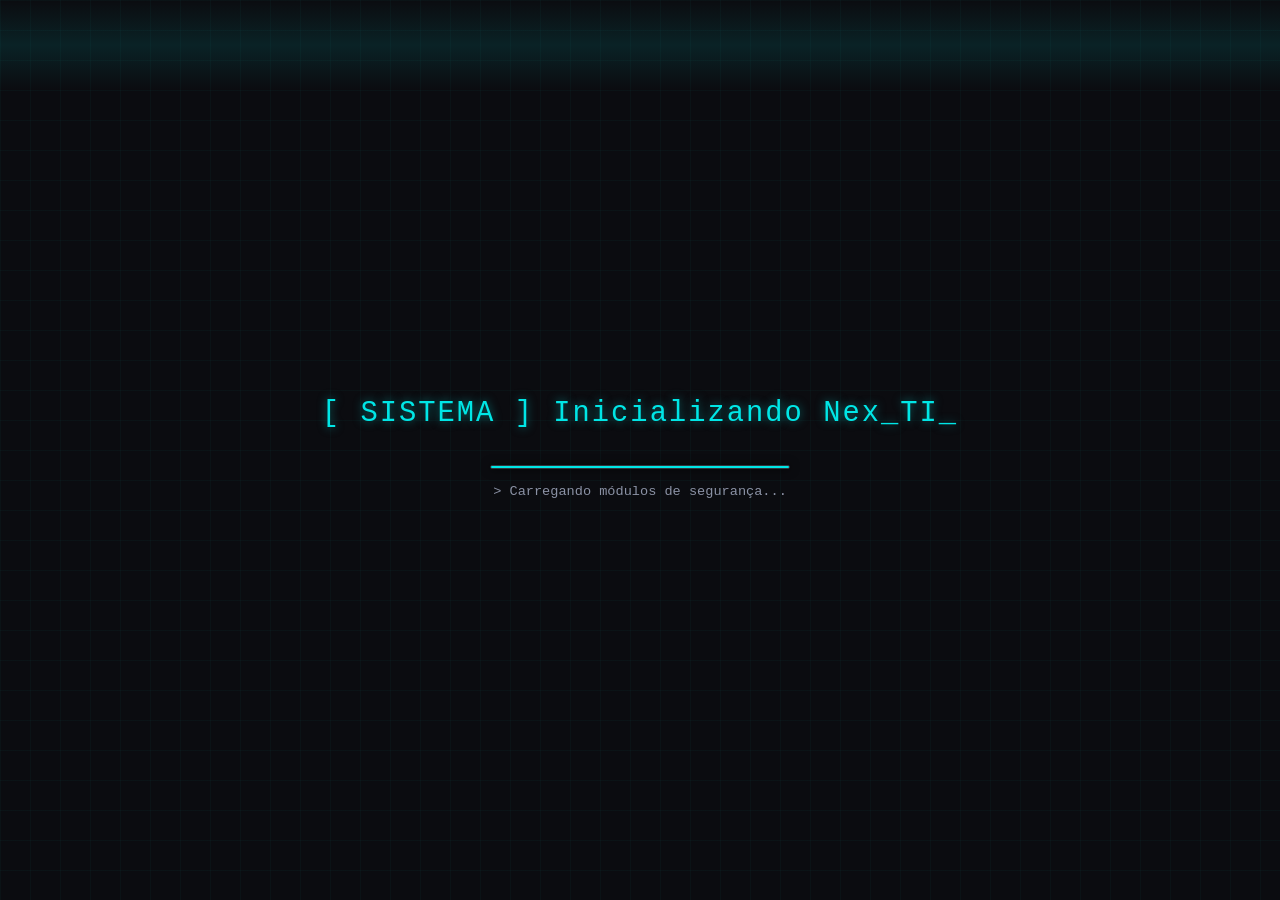
<file: index.html>
<!DOCTYPE html>
<html lang="pt-BR">
<head>
    <meta charset="UTF-8">
    <meta name="viewport" content="width=device-width, initial-scale=1.0">
    <title>Nex_TI - Iniciando Sistema...</title>
    
    <style>
        /* Reset e organização do CSS */
        * {
            margin: 0;
            padding: 0;
            box-sizing: border-box;
        }

        body {
            background-color: #0b0c10; 
            color: #00e6e6; 
            font-family: 'Fira Code', 'Courier New', Courier, monospace; 
            
            /* Uso de Flexbox para alinhamento */
            display: flex; 
            flex-direction: column;
            justify-content: center; 
            align-items: center; 
            height: 100vh; 
            
            /* Fundo quadriculado (Matriz) */
            background-image: 
                linear-gradient(rgba(0, 230, 230, 0.03) 1px, transparent 1px), 
                linear-gradient(90deg, rgba(0, 230, 230, 0.03) 1px, transparent 1px);
            background-size: 30px 30px;
            text-align: center;
            overflow: hidden;
            position: relative;
        }

        /* Efeito de Scanline (linha a escanear o ecrã) */
        body::after {
            content: "";
            position: absolute;
            top: 0;
            left: 0;
            width: 100vw;
            height: 10vh;
            background: linear-gradient(to bottom, rgba(0,230,230,0), rgba(0,230,230,0.1), rgba(0,230,230,0));
            animation: scanline 3s linear infinite;
            pointer-events: none;
        }

        @keyframes scanline {
            0% { transform: translateY(-10vh); }
            100% { transform: translateY(110vh); }
        }

        .splash-container {
            display: flex;
            flex-direction: column;
            align-items: center;
            padding: 20px;
            z-index: 10;
        }

        .splash-text {
            font-weight: normal; 
            letter-spacing: 2px;
            font-size: 1.8rem;
            margin-bottom: 20px;
            text-shadow: 0 0 10px rgba(0, 230, 230, 0.5);
        }

        .cursor {
            animation: blink 1s infinite;
        }

        /* Barra de progresso Tecnológica */
        .progress-bar-container {
            width: 300px;
            height: 4px;
            background-color: #161b22;
            border: 1px solid #30363d;
            border-radius: 2px;
            margin-top: 15px;
            position: relative;
            overflow: hidden;
            box-shadow: 0 0 10px rgba(0, 0, 0, 0.8);
        }

        .progress-bar {
            height: 100%;
            width: 0%;
            background-color: #00e6e6;
            box-shadow: 0 0 10px #00e6e6;
            /* A animação dura 3.5s para terminar um pouco antes do redirecionamento */
            animation: carregar 3.5s cubic-bezier(0.1, 0.8, 0.3, 1) forwards;
        }

        .status-text {
            margin-top: 15px;
            font-size: 0.85rem;
            color: #8b92a5;
            height: 20px;
        }

        /* WAI-ARIA Screen Reader Only (Oculto visualmente, lido pelo sistema) */
        .sr-only {
            position: absolute; width: 1px; height: 1px; padding: 0; margin: -1px; overflow: hidden; clip: rect(0, 0, 0, 0); white-space: nowrap; border-width: 0;
        }

        @keyframes blink {
            0%, 100% { opacity: 1; }
            50% { opacity: 0; }
        }

        /* Animação com pausas para simular carregamento real */
        @keyframes carregar {
            0% { width: 0%; }
            20% { width: 15%; }
            40% { width: 40%; }
            60% { width: 45%; }
            80% { width: 80%; }
            100% { width: 100%; }
        }

        /* Glitch na inicialização do título */
        .glitch {
            animation: glitch-anim 0.3s 3 alternate;
        }

        @keyframes glitch-anim {
            0% { transform: translate(0) }
            20% { transform: translate(-2px, 2px) }
            40% { transform: translate(-2px, -2px) }
            60% { transform: translate(2px, 2px) }
            80% { transform: translate(2px, -2px) }
            100% { transform: translate(0) }
        }

        /* Media Queries para Responsividade Mobile */
        @media screen and (max-width: 600px) {
            .splash-text { font-size: 1.2rem; }
            .progress-bar-container { width: 250px; }
            body { background-size: 20px 20px; }
        }
    </style>
</head>
<body>
    
    <main role="main" aria-label="Ecrã de inicialização do sistema">
        
        <section class="splash-container" aria-live="polite" aria-atomic="true">
            
            <h1 class="splash-text glitch" id="title-text">
                [ SISTEMA ] Inicializando Nex_TI<span class="cursor" aria-hidden="true">_</span>
            </h1>
            
            <div class="progress-bar-container" aria-hidden="true">
                <div class="progress-bar"></div>
            </div>

            <div class="status-text" id="status-log" aria-hidden="true">
                > Estabelecendo conexão...
            </div>
            
            <p class="sr-only">Aguarde. O sistema está a carregar módulos e irá redirecionar para o ecrã de autenticação em instantes.</p>

        </section>
        
    </main>

    <script>
        // Simulador de logs de terminal (Heurística de Visibilidade do Estado do Sistema)
        const logs = [
            "> Estabelecendo conexão...",
            "> Carregando módulos de segurança...",
            "> Montando banco de dados (SQL)...",
            "> Injetando dependências POO...",
            "> Verificando heurísticas de UI...",
            "> Autenticação pronta. Redirecionando..."
        ];
        
        const logElement = document.getElementById('status-log');
        let step = 0;

        // Muda o texto do log a cada 600ms
        const interval = setInterval(() => {
            step++;
            if(step < logs.length) {
                logElement.innerText = logs[step];
            } else {
                clearInterval(interval);
            }
        }, 600);

        // Redireciona após 4 segundos exatos (quando a barra enche e o log acaba)
        setTimeout(function() {
            window.location.href = "login/login.html";
        }, 4000);
    </script>
</body>
</html>
</file>
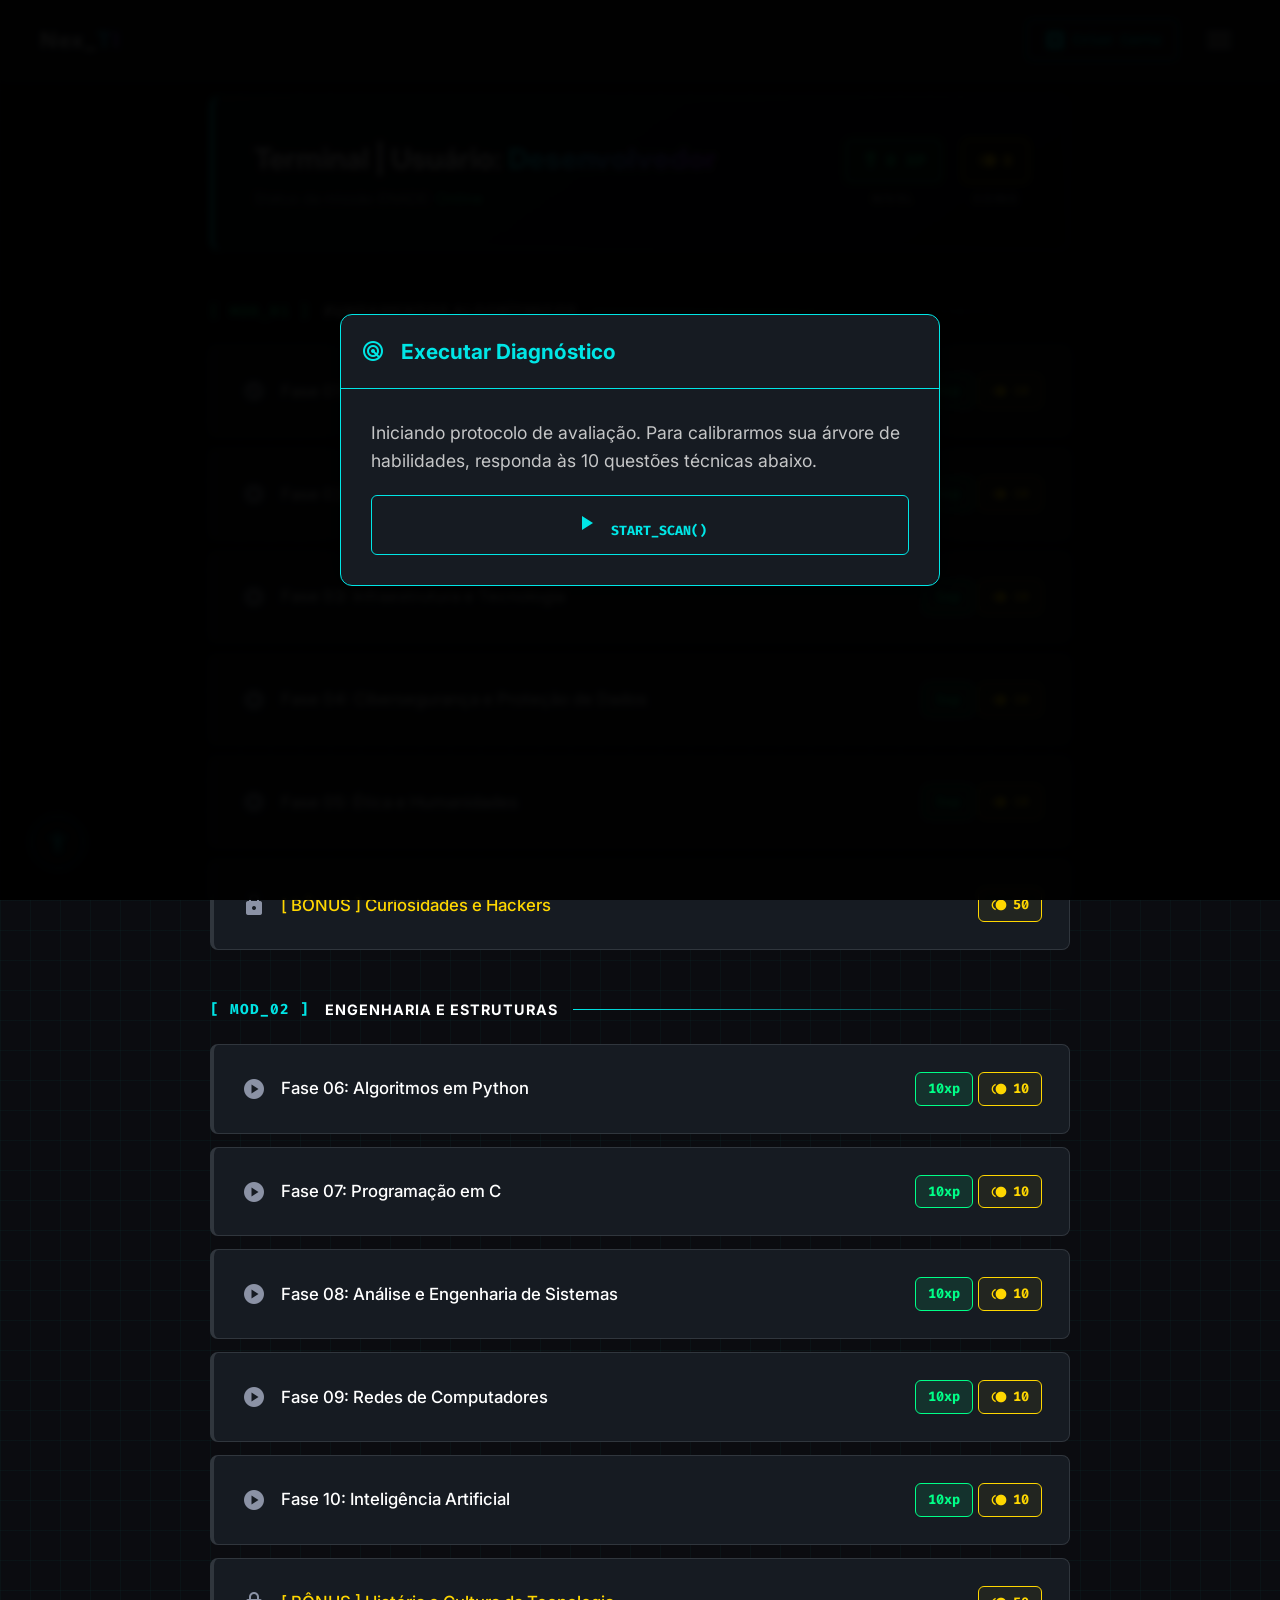
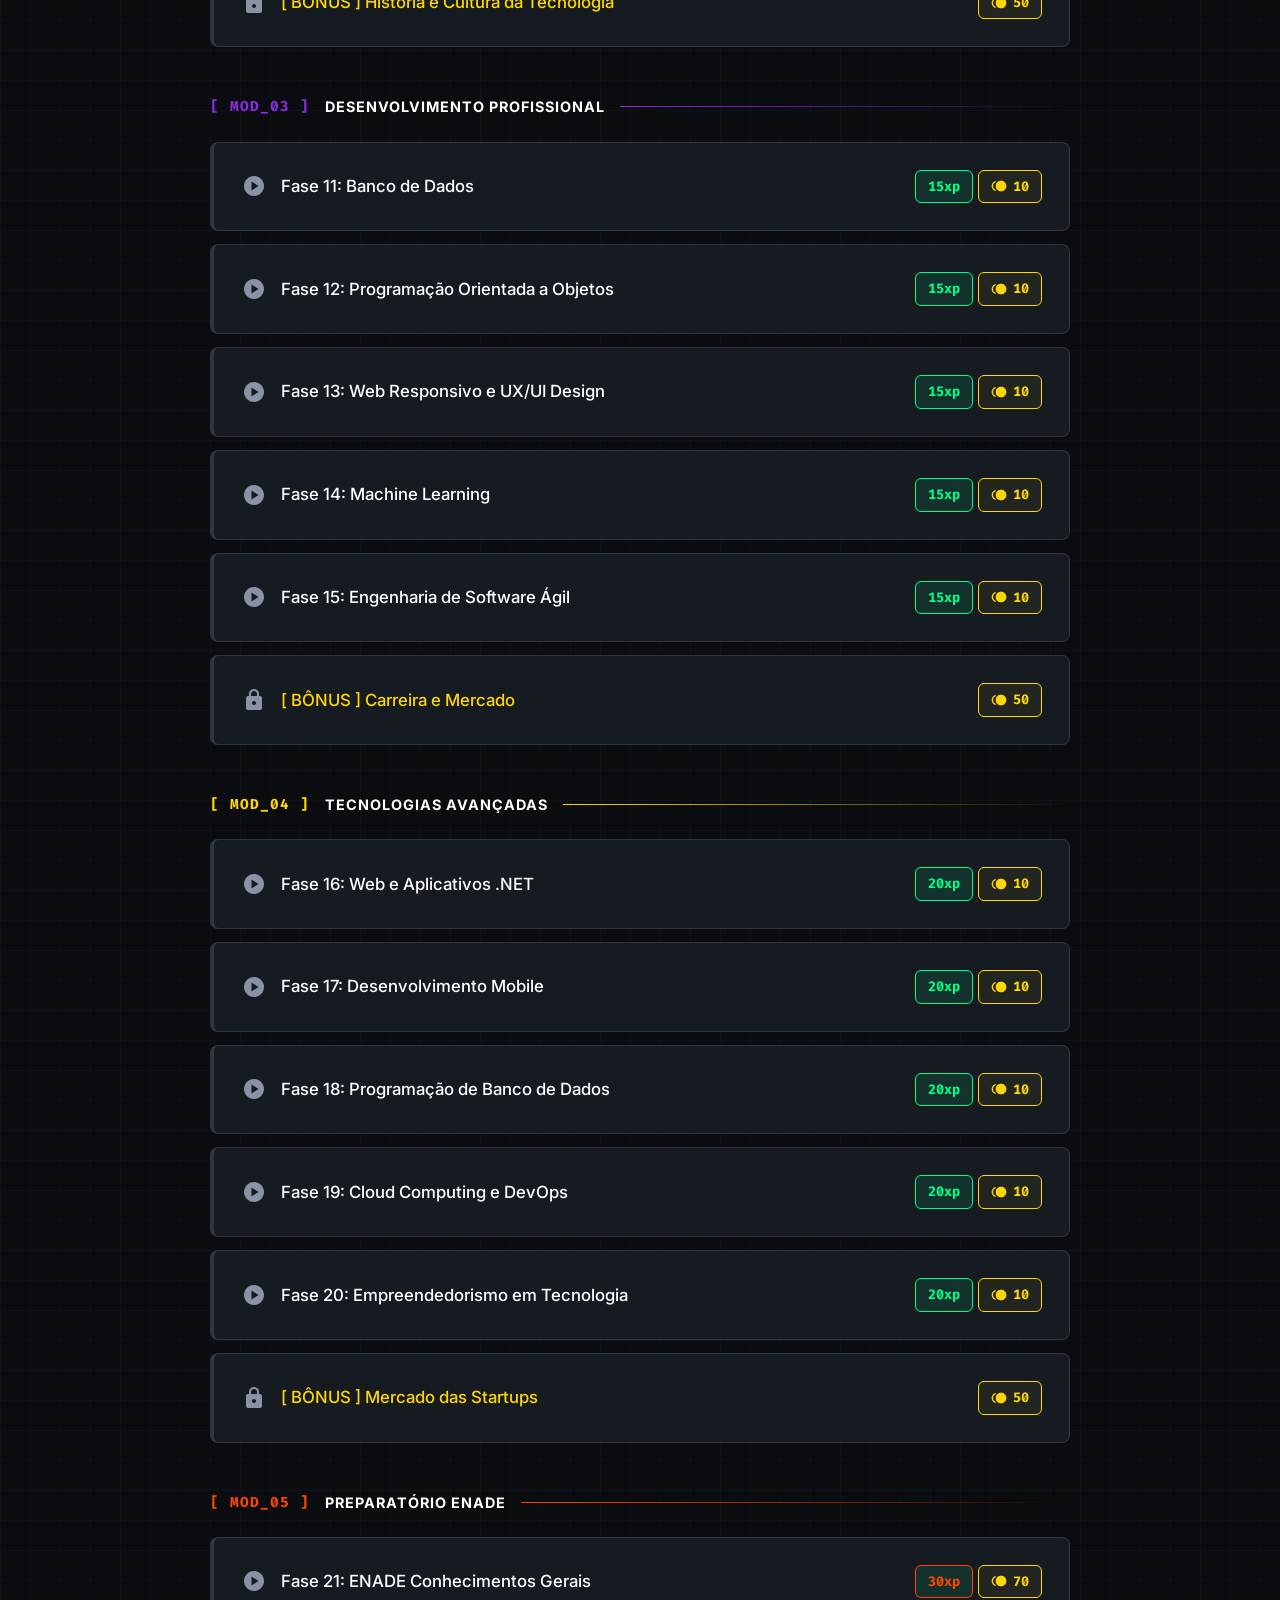
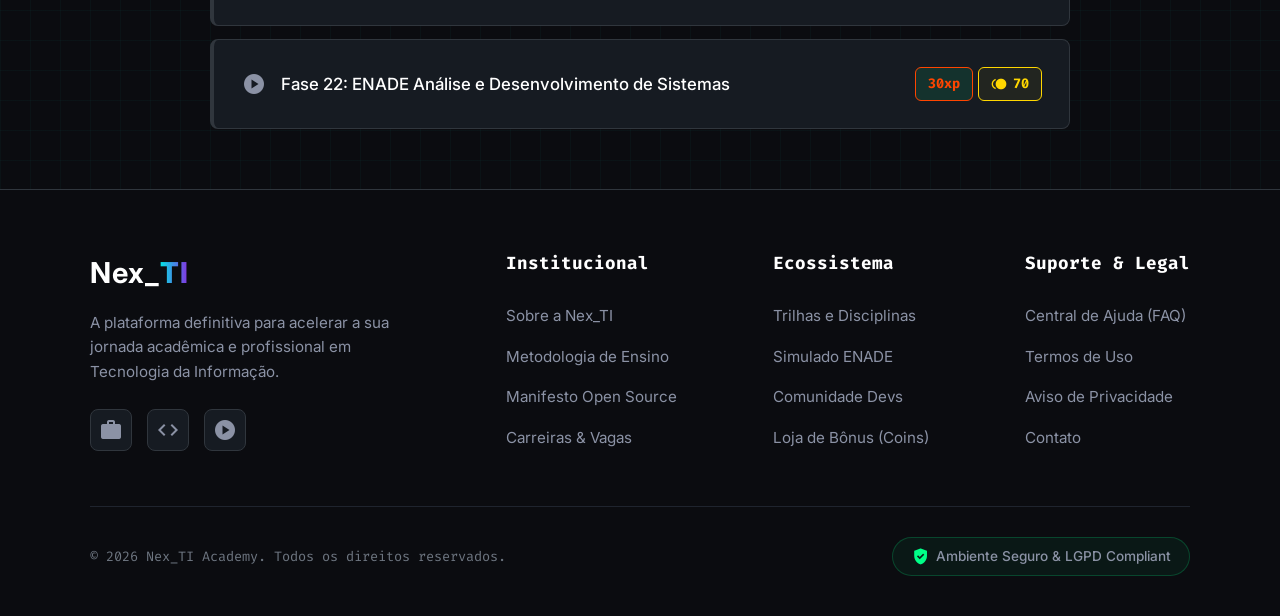
<file: home/index.html>
<!DOCTYPE html>
<html lang="pt-BR">
<head>
    <meta charset="UTF-8">
    <meta name="viewport" content="width=device-width, initial-scale=1.0">
    <title>Nex_TI</title>
    
    <link rel="icon" type="image/svg+xml" href="data:image/svg+xml,<svg xmlns='http://www.w3.org/2000/svg' viewBox='0 0 24 24' fill='%2300e6e6'><path d='M9.4 16.6L4.8 12l4.6-4.6L8 6l-6 6 6 6 1.4-1.4zm5.2 0l4.6-4.6-4.6-4.6L16 6l6 6-6 6-1.4-1.4z'/></svg>">
    
    <link rel="preconnect" href="https://fonts.googleapis.com">
    <link rel="preconnect" href="https://fonts.gstatic.com" crossorigin>
    <link href="https://fonts.googleapis.com/css2?family=Fira+Code:wght@400;600&family=Inter:wght@400;500;700&display=swap" rel="stylesheet">
    <link href="https://fonts.googleapis.com/css2?family=Material+Symbols+Outlined:opsz,wght,FILL,GRAD@24,400,0,0" rel="stylesheet" />
    
    <link rel="stylesheet" href="style.css?v=8">
</head>
<body>

    <header>
        <div class="logo tech-font" onclick="window.scrollTo({top: 0, behavior: 'smooth'});" style="cursor: pointer;">
            <span style="color: #fff;">Nex_</span><span class="tech-text">TI</span>
        </div>
        <div class="header-right">
            <button class="btn-action tech-font flex-align" onclick="abrirModal('modalCriacao')">
                <span class="material-symbols-outlined">add_box</span> Criar Carta
            </button>
            <div class="hamburger-menu">
                <button class="hamburger-btn flex-align" onclick="toggleMenu()">
                    <span class="material-symbols-outlined" style="font-size: 2rem;">menu</span>
                </button>
                <div class="dropdown-content" id="dropdownMenu">
                    <div class="dropdown-header">
                        <div class="avatar tech-font flex-align">
                            <span class="material-symbols-outlined">terminal</span>
                        </div>
                        <div>
                            <div style="color: #fff; font-weight: bold;" id="menu-user-name">Aluno</div>
                            <div style="color: var(--alura-cyan); font-size: 0.8rem;" class="tech-font" id="menu-user-level">Rank: Pendente</div>
                        </div>
                    </div>
                    <a class="dropdown-item flex-align" onclick="refazerDiagnostico()">
                        <span class="material-symbols-outlined">radar</span> Refazer Diagnóstico
                    </a>
                    <a class="dropdown-item flex-align" onclick="mostrarProgresso()">
                        <span class="material-symbols-outlined">monitoring</span> Minhas Estatísticas
                    </a>
                    <a class="dropdown-item danger flex-align" onclick="resetarProgresso()">
                        <span class="material-symbols-outlined">warning</span> Formatar Sistema
                    </a>
                    <div class="dropdown-item mobile-a11y" style="cursor: default; flex-direction: column; align-items: flex-start; gap: 10px;">
                        <span class="flex-align" style="color: var(--alura-cyan); font-weight: bold;">
                            <span class="material-symbols-outlined">accessibility_new</span> Acessibilidade
                        </span>
                        <div style="display: flex; gap: 5px; width: 100%;">
                            <button class="btn-action tech-font flex-align-center" onclick="mudarZoom(-1)" style="flex: 1; padding: 6px;">A-</button>
                            <button class="btn-action tech-font flex-align-center" onclick="mudarZoom(1)" style="flex: 1; padding: 6px;">A+</button>
                            <button class="btn-action tech-font flex-align-center" onclick="toggleAltoContraste()" style="flex: 1; padding: 6px;" title="Alto Contraste">
                                <span class="material-symbols-outlined" style="font-size: 1.2rem;">contrast</span>
                            </button>
                        </div>
                    </div>
                    <a class="dropdown-item flex-align" onclick="deslogar()">
                        <span class="material-symbols-outlined">logout</span> Logout
                    </a>
                </div>
            </div>
        </div>
    </header>

    <div class="container">
        
        <div class="dashboard-header">
            <div class="welcome-text">
                <h1>Terminal | Usuário: <span class="tech-text" id="header-user-name">Aluno</span></h1>
                <p>Status da missão ENADE: <span style="color: var(--alura-green);">Online</span></p>
            </div>
            <div class="xp-wrapper" style="display: flex; gap: 20px; align-items: center;">
                <div style="display: flex; flex-direction: column; align-items: center;">
                    <span class="xp-badge tech-font flex-align" id="xp-display" style="font-size: 1rem; padding: 8px 15px; margin: 0;">
                        <span class="material-symbols-outlined" style="font-size: 1.2rem;">military_tech</span> 0 XP
                    </span>
                    <span style="font-size: 0.75rem; letter-spacing: 1.5px; margin-top: 6px; color: #8b92a5; font-weight: bold; text-transform: uppercase;">Nível</span>
                </div>
                <div style="display: flex; flex-direction: column; align-items: center;">
                    <span class="xp-badge tech-font flex-align" id="coin-display" style="font-size: 1rem; padding: 8px 15px; margin: 0; border-color: #ffd700; color: #ffd700; background-color: rgba(255, 215, 0, 0.05);">
                        <span class="material-symbols-outlined" style="font-size: 1.2rem;">toll</span> 0
                    </span>
                    <span style="font-size: 0.75rem; letter-spacing: 1.5px; margin-top: 6px; color: #8b92a5; font-weight: bold; text-transform: uppercase;">Coins</span>
                </div>
            </div>
        </div>

        <div class="main-content">
            <div class="left-panel">
                
                <div class="dia-header mod-01"><span class="tech-font">[ Mod_01 ]</span> Fundamentos Algorítmicos<div class="dia-line"></div></div>
                <div class="aula-item" id="menu-fase1" onclick="carregarAula('fase1', 'Lógica com Python', this)"><span class="icon-status material-symbols-outlined">check_circle</span><span class="aula-title">Fase 01: Lógica com Python</span><div style="display: flex; gap: 5px; margin-left: auto;"><span class="xp-badge tech-font">5xp</span><span class="xp-badge tech-font flex-align" style="border-color: #ffd700; color: #ffd700; background: rgba(255, 215, 0, 0.05);"><span class="material-symbols-outlined" style="font-size: 1rem;">toll</span> 10</span></div></div>
                <div class="aula-item" id="menu-fase2" onclick="carregarAula('fase2', 'Matemática e Estatística', this)"><span class="icon-status material-symbols-outlined">play_circle</span><span class="aula-title">Fase 02: Matemática e Estatística</span><div style="display: flex; gap: 5px; margin-left: auto;"><span class="xp-badge tech-font">5xp</span><span class="xp-badge tech-font flex-align" style="border-color: #ffd700; color: #ffd700; background: rgba(255, 215, 0, 0.05);"><span class="material-symbols-outlined" style="font-size: 1rem;">toll</span> 10</span></div></div>
                <div class="aula-item" id="menu-fase3" onclick="carregarAula('fase3', 'Infraestrutura e Tecnologia da Informação', this)"><span class="icon-status material-symbols-outlined">play_circle</span><span class="aula-title">Fase 03: Infraestrutura e Tecnologia</span><div style="display: flex; gap: 5px; margin-left: auto;"><span class="xp-badge tech-font">5xp</span><span class="xp-badge tech-font flex-align" style="border-color: #ffd700; color: #ffd700; background: rgba(255, 215, 0, 0.05);"><span class="material-symbols-outlined" style="font-size: 1rem;">toll</span> 10</span></div></div>
                <div class="aula-item" id="menu-fase4" onclick="carregarAula('fase4', 'Cibersegurança e Proteção de Dados', this)"><span class="icon-status material-symbols-outlined">play_circle</span><span class="aula-title">Fase 04: Cibersegurança e Proteção de Dados</span><div style="display: flex; gap: 5px; margin-left: auto;"><span class="xp-badge tech-font">5xp</span><span class="xp-badge tech-font flex-align" style="border-color: #ffd700; color: #ffd700; background: rgba(255, 215, 0, 0.05);"><span class="material-symbols-outlined" style="font-size: 1rem;">toll</span> 10</span></div></div>
                <div class="aula-item" id="menu-fase5" onclick="carregarAula('fase5', 'Ética e Humanidades', this)"><span class="icon-status material-symbols-outlined">play_circle</span><span class="aula-title">Fase 05: Ética e Humanidades</span><div style="display: flex; gap: 5px; margin-left: auto;"><span class="xp-badge tech-font">5xp</span><span class="xp-badge tech-font flex-align" style="border-color: #ffd700; color: #ffd700; background: rgba(255, 215, 0, 0.05);"><span class="material-symbols-outlined" style="font-size: 1rem;">toll</span> 10</span></div></div>
                <div class="aula-item" id="menu-bonus1" onclick="tentarAbrirBonus('bonus1', 50, 'Curiosidades e Hackers', this)"><span class="icon-status material-symbols-outlined" id="icon-bonus1">lock</span><span class="aula-title" style="color: #ffd700;">[ BÔNUS ] Curiosidades e Hackers</span><div style="margin-left: auto;"><span class="xp-badge tech-font flex-align" id="price-bonus1" style="border-color: #ffd700; color: #ffd700; background: rgba(255, 215, 0, 0.05);"><span class="material-symbols-outlined" style="font-size: 1rem;">toll</span> 50</span></div></div>

                <div class="dia-header mod-02"><span class="tech-font">[ Mod_02 ]</span> Engenharia e Estruturas<div class="dia-line"></div></div>
                <div class="aula-item" id="menu-fase6" onclick="carregarAula('fase6', 'Algoritmos em Python', this)"><span class="icon-status material-symbols-outlined">play_circle</span><span class="aula-title">Fase 06: Algoritmos em Python</span><div style="display: flex; gap: 5px; margin-left: auto;"><span class="xp-badge tech-font">10xp</span><span class="xp-badge tech-font flex-align" style="border-color: #ffd700; color: #ffd700; background: rgba(255, 215, 0, 0.05);"><span class="material-symbols-outlined" style="font-size: 1rem;">toll</span> 10</span></div></div>
                <div class="aula-item" id="menu-fase7" onclick="carregarAula('fase7', 'Programação em C', this)"><span class="icon-status material-symbols-outlined">play_circle</span><span class="aula-title">Fase 07: Programação em C</span><div style="display: flex; gap: 5px; margin-left: auto;"><span class="xp-badge tech-font">10xp</span><span class="xp-badge tech-font flex-align" style="border-color: #ffd700; color: #ffd700; background: rgba(255, 215, 0, 0.05);"><span class="material-symbols-outlined" style="font-size: 1rem;">toll</span> 10</span></div></div>
                <div class="aula-item" id="menu-fase8" onclick="carregarAula('fase8', 'Análise e Engenharia de Sistemas', this)"><span class="icon-status material-symbols-outlined">play_circle</span><span class="aula-title">Fase 08: Análise e Engenharia de Sistemas</span><div style="display: flex; gap: 5px; margin-left: auto;"><span class="xp-badge tech-font">10xp</span><span class="xp-badge tech-font flex-align" style="border-color: #ffd700; color: #ffd700; background: rgba(255, 215, 0, 0.05);"><span class="material-symbols-outlined" style="font-size: 1rem;">toll</span> 10</span></div></div>
                <div class="aula-item" id="menu-fase9" onclick="carregarAula('fase9', 'Redes e Sistemas Distribuídos', this)"><span class="icon-status material-symbols-outlined">play_circle</span><span class="aula-title">Fase 09: Redes de Computadores</span><div style="display: flex; gap: 5px; margin-left: auto;"><span class="xp-badge tech-font">10xp</span><span class="xp-badge tech-font flex-align" style="border-color: #ffd700; color: #ffd700; background: rgba(255, 215, 0, 0.05);"><span class="material-symbols-outlined" style="font-size: 1rem;">toll</span> 10</span></div></div>
                <div class="aula-item" id="menu-fase10" onclick="carregarAula('fase10', 'Inteligência Artificial', this)"><span class="icon-status material-symbols-outlined">play_circle</span><span class="aula-title">Fase 10: Inteligência Artificial</span><div style="display: flex; gap: 5px; margin-left: auto;"><span class="xp-badge tech-font">10xp</span><span class="xp-badge tech-font flex-align" style="border-color: #ffd700; color: #ffd700; background: rgba(255, 215, 0, 0.05);"><span class="material-symbols-outlined" style="font-size: 1rem;">toll</span> 10</span></div></div>
                <div class="aula-item" id="menu-bonus2" onclick="tentarAbrirBonus('bonus2', 50, 'História e Cultura da Tecnologia', this)"><span class="icon-status material-symbols-outlined" id="icon-bonus2">lock</span><span class="aula-title" style="color: #ffd700;">[ BÔNUS ] História e Cultura da Tecnologia</span><div style="margin-left: auto;"><span class="xp-badge tech-font flex-align" id="price-bonus2" style="border-color: #ffd700; color: #ffd700; background: rgba(255, 215, 0, 0.05);"><span class="material-symbols-outlined" style="font-size: 1rem;">toll</span> 50</span></div></div>

                <div class="dia-header mod-03"><span class="tech-font">[ Mod_03 ]</span> Desenvolvimento Profissional<div class="dia-line"></div></div>
                <div class="aula-item" id="menu-fase11" onclick="carregarAula('fase11', 'Banco de Dados e NoSQL', this)"><span class="icon-status material-symbols-outlined">play_circle</span><span class="aula-title">Fase 11: Banco de Dados</span><div style="display: flex; gap: 5px; margin-left: auto;"><span class="xp-badge tech-font">15xp</span><span class="xp-badge tech-font flex-align" style="border-color: #ffd700; color: #ffd700; background: rgba(255, 215, 0, 0.05);"><span class="material-symbols-outlined" style="font-size: 1rem;">toll</span> 10</span></div></div>
                <div class="aula-item" id="menu-fase12" onclick="carregarAula('fase12', 'Programação Orientada a Objetos com C#', this)"><span class="icon-status material-symbols-outlined">play_circle</span><span class="aula-title">Fase 12: Programação Orientada a Objetos</span><div style="display: flex; gap: 5px; margin-left: auto;"><span class="xp-badge tech-font">15xp</span><span class="xp-badge tech-font flex-align" style="border-color: #ffd700; color: #ffd700; background: rgba(255, 215, 0, 0.05);"><span class="material-symbols-outlined" style="font-size: 1rem;">toll</span> 10</span></div></div>
                <div class="aula-item" id="menu-fase13" onclick="carregarAula('fase13', 'Web Responsivo e UX/UI Design', this)"><span class="icon-status material-symbols-outlined">play_circle</span><span class="aula-title">Fase 13: Web Responsivo e UX/UI Design</span><div style="display: flex; gap: 5px; margin-left: auto;"><span class="xp-badge tech-font">15xp</span><span class="xp-badge tech-font flex-align" style="border-color: #ffd700; color: #ffd700; background: rgba(255, 215, 0, 0.05);"><span class="material-symbols-outlined" style="font-size: 1rem;">toll</span> 10</span></div></div>
                <div class="aula-item" id="menu-fase14" onclick="carregarAula('fase14', 'Aprendizado de Máquina (Machine Learning)', this)"><span class="icon-status material-symbols-outlined">play_circle</span><span class="aula-title">Fase 14: Machine Learning</span><div style="display: flex; gap: 5px; margin-left: auto;"><span class="xp-badge tech-font">15xp</span><span class="xp-badge tech-font flex-align" style="border-color: #ffd700; color: #ffd700; background: rgba(255, 215, 0, 0.05);"><span class="material-symbols-outlined" style="font-size: 1rem;">toll</span> 10</span></div></div>
                <div class="aula-item" id="menu-fase15" onclick="carregarAula('fase15', 'Engenharia de Software Ágil', this)"><span class="icon-status material-symbols-outlined">play_circle</span><span class="aula-title">Fase 15: Engenharia de Software Ágil</span><div style="display: flex; gap: 5px; margin-left: auto;"><span class="xp-badge tech-font">15xp</span><span class="xp-badge tech-font flex-align" style="border-color: #ffd700; color: #ffd700; background: rgba(255, 215, 0, 0.05);"><span class="material-symbols-outlined" style="font-size: 1rem;">toll</span> 10</span></div></div>
                <div class="aula-item" id="menu-bonus3" onclick="tentarAbrirBonus('bonus3', 50, 'Carreira e Mercado', this)"><span class="icon-status material-symbols-outlined" id="icon-bonus3">lock</span><span class="aula-title" style="color: #ffd700;">[ BÔNUS ] Carreira e Mercado</span><div style="margin-left: auto;"><span class="xp-badge tech-font flex-align" id="price-bonus3" style="border-color: #ffd700; color: #ffd700; background: rgba(255, 215, 0, 0.05);"><span class="material-symbols-outlined" style="font-size: 1rem;">toll</span> 50</span></div></div>

                <div class="dia-header mod-04"><span class="tech-font">[ Mod_04 ]</span> Tecnologias Avançadas<div class="dia-line"></div></div>
                <div class="aula-item" id="menu-fase16" onclick="carregarAula('fase16', 'Web e Aplicativos com .NET', this)"><span class="icon-status material-symbols-outlined">play_circle</span><span class="aula-title">Fase 16: Web e Aplicativos .NET</span><div style="display: flex; gap: 5px; margin-left: auto;"><span class="xp-badge tech-font">20xp</span><span class="xp-badge tech-font flex-align" style="border-color: #ffd700; color: #ffd700; background: rgba(255, 215, 0, 0.05);"><span class="material-symbols-outlined" style="font-size: 1rem;">toll</span> 10</span></div></div>
                <div class="aula-item" id="menu-fase17" onclick="carregarAula('fase17', 'Desenvolvimento Mobile', this)"><span class="icon-status material-symbols-outlined">play_circle</span><span class="aula-title">Fase 17: Desenvolvimento Mobile</span><div style="display: flex; gap: 5px; margin-left: auto;"><span class="xp-badge tech-font">20xp</span><span class="xp-badge tech-font flex-align" style="border-color: #ffd700; color: #ffd700; background: rgba(255, 215, 0, 0.05);"><span class="material-symbols-outlined" style="font-size: 1rem;">toll</span> 10</span></div></div>
                <div class="aula-item" id="menu-fase18" onclick="carregarAula('fase18', 'Programação de Banco de Dados', this)"><span class="icon-status material-symbols-outlined">play_circle</span><span class="aula-title">Fase 18: Programação de Banco de Dados</span><div style="display: flex; gap: 5px; margin-left: auto;"><span class="xp-badge tech-font">20xp</span><span class="xp-badge tech-font flex-align" style="border-color: #ffd700; color: #ffd700; background: rgba(255, 215, 0, 0.05);"><span class="material-symbols-outlined" style="font-size: 1rem;">toll</span> 10</span></div></div>
                <div class="aula-item" id="menu-fase19" onclick="carregarAula('fase19', 'Cloud Computing e DevOps', this)"><span class="icon-status material-symbols-outlined">play_circle</span><span class="aula-title">Fase 19: Cloud Computing e DevOps</span><div style="display: flex; gap: 5px; margin-left: auto;"><span class="xp-badge tech-font">20xp</span><span class="xp-badge tech-font flex-align" style="border-color: #ffd700; color: #ffd700; background: rgba(255, 215, 0, 0.05);"><span class="material-symbols-outlined" style="font-size: 1rem;">toll</span> 10</span></div></div>
                <div class="aula-item" id="menu-fase20" onclick="carregarAula('fase20', 'Empreendedorismo em Tecnologia', this)"><span class="icon-status material-symbols-outlined">play_circle</span><span class="aula-title">Fase 20: Empreendedorismo em Tecnologia</span><div style="display: flex; gap: 5px; margin-left: auto;"><span class="xp-badge tech-font">20xp</span><span class="xp-badge tech-font flex-align" style="border-color: #ffd700; color: #ffd700; background: rgba(255, 215, 0, 0.05);"><span class="material-symbols-outlined" style="font-size: 1rem;">toll</span> 10</span></div></div>
                <div class="aula-item" id="menu-bonus4" onclick="tentarAbrirBonus('bonus4', 50, 'Mercado das Startups', this)"><span class="icon-status material-symbols-outlined" id="icon-bonus4">lock</span><span class="aula-title" style="color: #ffd700;">[ BÔNUS ] Mercado das Startups</span><div style="margin-left: auto;"><span class="xp-badge tech-font flex-align" id="price-bonus4" style="border-color: #ffd700; color: #ffd700; background: rgba(255, 215, 0, 0.05);"><span class="material-symbols-outlined" style="font-size: 1rem;">toll</span> 50</span></div></div>

                <div class="dia-header mod-05"><span class="tech-font">[ Mod_05 ]</span> Preparatório ENADE<div class="dia-line"></div></div>
                <div class="aula-item" id="menu-fase21" onclick="carregarAula('fase21', 'ENADE: Conhecimentos Gerais e Negócios', this)">
                    <span class="icon-status material-symbols-outlined">play_circle</span><span class="aula-title">Fase 21: ENADE Conhecimentos Gerais</span>
                    <div style="display: flex; gap: 5px; margin-left: auto;"><span class="xp-badge tech-font" style="border-color: #ff4500; color: #ff4500;">30xp</span><span class="xp-badge tech-font flex-align" style="border-color: #ffd700; color: #ffd700; background: rgba(255, 215, 0, 0.05);"><span class="material-symbols-outlined" style="font-size: 1rem;">toll</span> 70</span></div>
                </div>
                <div class="aula-item" id="menu-fase22" onclick="carregarAula('fase22', 'ENADE: Específicos de Análise e Desenvolvimento de Sistemas', this)">
                    <span class="icon-status material-symbols-outlined">play_circle</span><span class="aula-title">Fase 22: ENADE Análise e Desenvolvimento de Sistemas</span>
                    <div style="display: flex; gap: 5px; margin-left: auto;"><span class="xp-badge tech-font" style="border-color: #ff4500; color: #ff4500;">30xp</span><span class="xp-badge tech-font flex-align" style="border-color: #ffd700; color: #ffd700; background: rgba(255, 215, 0, 0.05);"><span class="material-symbols-outlined" style="font-size: 1rem;">toll</span> 70</span></div>
                </div>

            </div> 
            
            <div id="right-panel">
                <div class="painel-header">
                    <div id="titulo-aula">Running Script...</div>
                    <div id="contador-cartas" class="tech-font">Item 1/X</div>
                </div>

                <div class="card-container" onclick="virarCarta()">
                    <div class="card-inner" id="meuCard">
                        <div class="carta-frente">
                            <div class="carta-texto" id="texto-frente">Texto Frente</div>
                            <div class="carta-dica tech-font" id="dica-frente">Aperte [ESPAÇO] para debugar</div>
                        </div>
                        <div class="carta-verso">
                            <div class="carta-texto" id="texto-verso">Texto Verso</div>
                            <div class="carta-dica tech-font" id="dica-verso">Dica extra aqui</div>
                        </div>
                    </div>
                </div>

                <div class="game-controls" id="botoes-jogo">
                    <button class="btn-jogo btn-erro tech-font flex-align-center" onclick="processarResposta('errei')">
                        <span class="material-symbols-outlined" style="margin-right:5px;">close</span> ERRO
                    </button>
                    <button class="btn-jogo btn-acerto tech-font flex-align-center" onclick="processarResposta('acertei')">
                        <span class="material-symbols-outlined" style="margin-right:5px;">check</span> SUCESSO
                    </button>
                </div>
                
                <button class="btn-action btn-proxima tech-font flex-align-center" id="botao-proxima" style="display: none;" onclick="irParaProximaAula()">
                    <span class="material-symbols-outlined" style="margin-right:5px;">keyboard_double_arrow_right</span> CONCLUIR_ROTINA()
                </button>
            </div>
        </div> 
    </div>

    <div class="modal-overlay" id="modalCriacao">
        <div class="modal-content">
            <div class="modal-header">
                <h2 class="flex-align"><span class="material-symbols-outlined" style="margin-right:10px;">add_box</span> Criar Flashcard</h2>
                <button class="btn-close flex-align" onclick="fecharModal('modalCriacao')"><span class="material-symbols-outlined">close</span></button>
            </div>
            <div class="modal-body">
                <div class="input-group">
                    <label>Disciplina de Destino</label>
                    <select id="nova-fase" style="cursor: pointer;">
                        <option value="fase1">Fase 01: Lógica com Python</option>
                        <option value="fase2">Fase 02: Matemática e Estatística</option>
                        <option value="fase3">Fase 03: Infraestrutura e Tecnologia</option>
                        <option value="fase4">Fase 04: Cibersegurança e Proteção de Dados</option>
                        <option value="fase5">Fase 05: Ética e Humanidades</option>
                        <option value="bonus1">BÔNUS 1: Curiosidades e Hackers</option>
                        <option value="fase6">Fase 06: Algoritmos em Python</option>
                        <option value="fase7">Fase 07: Programação em C</option>
                        <option value="fase8">Fase 08: Análise e Engenharia de Sistemas</option>
                        <option value="fase9">Fase 09: Redes de Computadores</option>
                        <option value="fase10">Fase 10: Inteligência Artificial</option>
                        <option value="bonus2">BÔNUS 2: História e Cultura da Tecnologia</option>
                        <option value="fase11">Fase 11: Banco de Dados</option>
                        <option value="fase12">Fase 12: Programação Orientada a Objetos com C#</option>
                        <option value="fase13">Fase 13: Web Responsivo e UX/UI Design</option>
                        <option value="fase14">Fase 14: Machine Learning</option>
                        <option value="fase15">Fase 15: Engenharia de Software Ágil</option>
                        <option value="bonus3">BÔNUS 3: Carreira e Mercado</option>
                        <option value="fase16">Fase 16: Web e Aplicativos .NET</option>
                        <option value="fase17">Fase 17: Desenvolvimento Mobile</option>
                        <option value="fase18">Fase 18: Programação de Banco de Dados</option>
                        <option value="fase19">Fase 19: Cloud Computing e DevOps</option>
                        <option value="fase20">Fase 20: Empreendedorismo em Tecnologia</option>
                        <option value="bonus4">BÔNUS 4: Mercado das Startups</option>
                        <option value="fase21">Fase 21: ENADE Conhecimentos Gerais</option>
                        <option value="fase22">Fase 22: ENADE Análise e Desenvolvimento de Sistemas</option>
                    </select>
                </div>
                <div class="input-group">
                    <label>Frente da Carta (Pergunta/Termo)</label>
                    <textarea id="nova-frente" rows="2" placeholder="Ex: O que é..."></textarea>
                </div>
                <div class="input-group">
                    <label>Verso da Carta (Resposta/Explicação)</label>
                    <textarea id="nova-verso" rows="3" placeholder="Ex: É um sistema..."></textarea>
                </div>
                <div class="input-group">
                    <label>Dica (Opcional)</label>
                    <input type="text" id="nova-dica" placeholder="Ex: Lembre-se da regra X">
                </div>
                <button class="btn-action btn-right tech-font flex-align" onclick="salvarFlashcard()">
                    <span class="material-symbols-outlined" style="margin-right: 5px;">save</span> Salvar_Dado()
                </button>
            </div>
        </div>
    </div>

    <div class="modal-overlay" id="modalProgresso">
        <div class="modal-content">
            <div class="modal-header">
                <h2 class="flex-align"><span class="material-symbols-outlined" style="margin-right:10px;">monitoring</span> Seu Histórico Acadêmico</h2>
                <button class="btn-close flex-align" onclick="fecharModal('modalProgresso')"><span class="material-symbols-outlined">close</span></button>
            </div>
            <div class="modal-body" id="progresso-body">
            </div>
        </div>
    </div>

    <div class="modal-overlay" id="modalNivelamento" style="background: rgba(0,0,0,0.95);">
        <div class="modal-content" style="max-width: 600px; border-color: var(--alura-cyan);">
            <div class="modal-header" style="border-bottom-color: var(--alura-cyan);">
                <h2 style="color: var(--alura-cyan);" class="flex-align"><span class="material-symbols-outlined" style="margin-right:10px;">radar</span> Executar Diagnóstico</h2>
            </div>
            <div class="modal-body" id="nivelamento-body">
                <p style="color: #c5c6c7; font-size: 1.1rem; margin-bottom: 20px;">
                    Iniciando protocolo de avaliação. Para calibrarmos sua árvore de habilidades, responda às 10 questões técnicas abaixo.
                </p>
                <button class="btn-action btn-right tech-font flex-align-center" style="width: 100%; padding: 15px; justify-content: center;" onclick="iniciarQuizNivelamento()">
                    <span class="material-symbols-outlined" style="margin-right:5px;">play_arrow</span> START_SCAN()
                </button>
            </div>
        </div>
    </div>

    <footer class="main-footer">
        <div class="footer-content">
            <div class="footer-brand">
                <div class="logo tech-font">
                    <span style="color: #fff;">Nex_</span><span class="tech-text">TI</span>
                </div>
                <p class="footer-desc">A plataforma definitiva para acelerar a sua jornada acadêmica e profissional em Tecnologia da Informação.</p>
                <div class="social-icons">
                    <a href="#" onclick="emDesenvolvimento(event)" class="social-link" title="LinkedIn"><span class="material-symbols-outlined">work</span></a>
                    
                    <a href="https://github.com/MayconDIS/PIM_III" target="_blank" rel="noopener noreferrer" class="social-link" title="GitHub"><span class="material-symbols-outlined">code</span></a>
                    
                    <a href="#" onclick="emDesenvolvimento(event)" class="social-link" title="YouTube"><span class="material-symbols-outlined">play_circle</span></a>
                </div>
            </div>

            <div class="footer-links">
                <h3 class="footer-title tech-font">Institucional</h3>
                <ul>
                    <li><a href="#" onclick="emDesenvolvimento(event)">Sobre a Nex_TI</a></li>
                    <li><a href="#" onclick="emDesenvolvimento(event)">Metodologia de Ensino</a></li>
                    <li><a href="#" onclick="emDesenvolvimento(event)">Manifesto Open Source</a></li>
                    <li><a href="#" onclick="emDesenvolvimento(event)">Carreiras & Vagas</a></li>
                </ul>
            </div>

            <div class="footer-links">
                <h3 class="footer-title tech-font">Ecossistema</h3>
                <ul>
                    <li><a href="#" onclick="emDesenvolvimento(event)">Trilhas e Disciplinas</a></li>
                    <li><a href="#" onclick="emDesenvolvimento(event)">Simulado ENADE</a></li>
                    <li><a href="#" onclick="emDesenvolvimento(event)">Comunidade Devs</a></li>
                    <li><a href="#" onclick="emDesenvolvimento(event)">Loja de Bônus (Coins)</a></li>
                </ul>
            </div>

            <div class="footer-links">
                <h3 class="footer-title tech-font">Suporte & Legal</h3>
                <ul>
                    <li><a href="#" onclick="emDesenvolvimento(event)">Central de Ajuda (FAQ)</a></li>
                    <li><a href="#" onclick="emDesenvolvimento(event)">Termos de Uso</a></li>
                    <li><a href="#" onclick="emDesenvolvimento(event)">Aviso de Privacidade</a></li>
                    <li><a href="#" onclick="emDesenvolvimento(event)">Contato</a></li>
                </ul>
            </div>
        </div>

        <div class="footer-bottom">
            <div class="footer-copyright tech-font">
                &copy; 2026 Nex_TI Academy. Todos os direitos reservados.
            </div>
            <div class="footer-badges flex-align">
                <span class="material-symbols-outlined" style="color: var(--alura-green); font-size: 1.2rem;">verified_user</span> 
                <span style="font-size: 0.85rem; color: #8b92a5; font-weight: 500;">Ambiente Seguro & LGPD Compliant</span>
            </div>
        </div>
    </footer>

    <div class="a11y-widget" id="a11y-widget">
        <button class="a11y-toggle flex-align-center" onclick="toggleA11yMenu()" title="Acessibilidade">
            <span class="material-symbols-outlined" style="font-size: 1.6rem;">accessibility_new</span>
        </button>
        <div class="a11y-options">
            <button class="btn-action tech-font flex-align-center" onclick="mudarZoom(-1)" title="Diminuir Texto">A-</button>
            <button class="btn-action tech-font flex-align-center" onclick="mudarZoom(1)" title="Aumentar Texto">A+</button>
            <button class="btn-action tech-font flex-align-center" onclick="toggleAltoContraste()" title="Alternar Alto Contraste">
                <span class="material-symbols-outlined">contrast</span>
            </button>
        </div>
    </div>

    <button id="btn-voltar-topo" class="btn-action flex-align-center" onclick="window.scrollTo({top: 0, behavior: 'smooth'});">
        <span class="material-symbols-outlined" style="font-size: 1.8rem;">keyboard_arrow_up</span>
    </button>

    <script src="../js/data.js"></script>
    <script src="../js/app.js"></script>
</body>
</html>
</file>
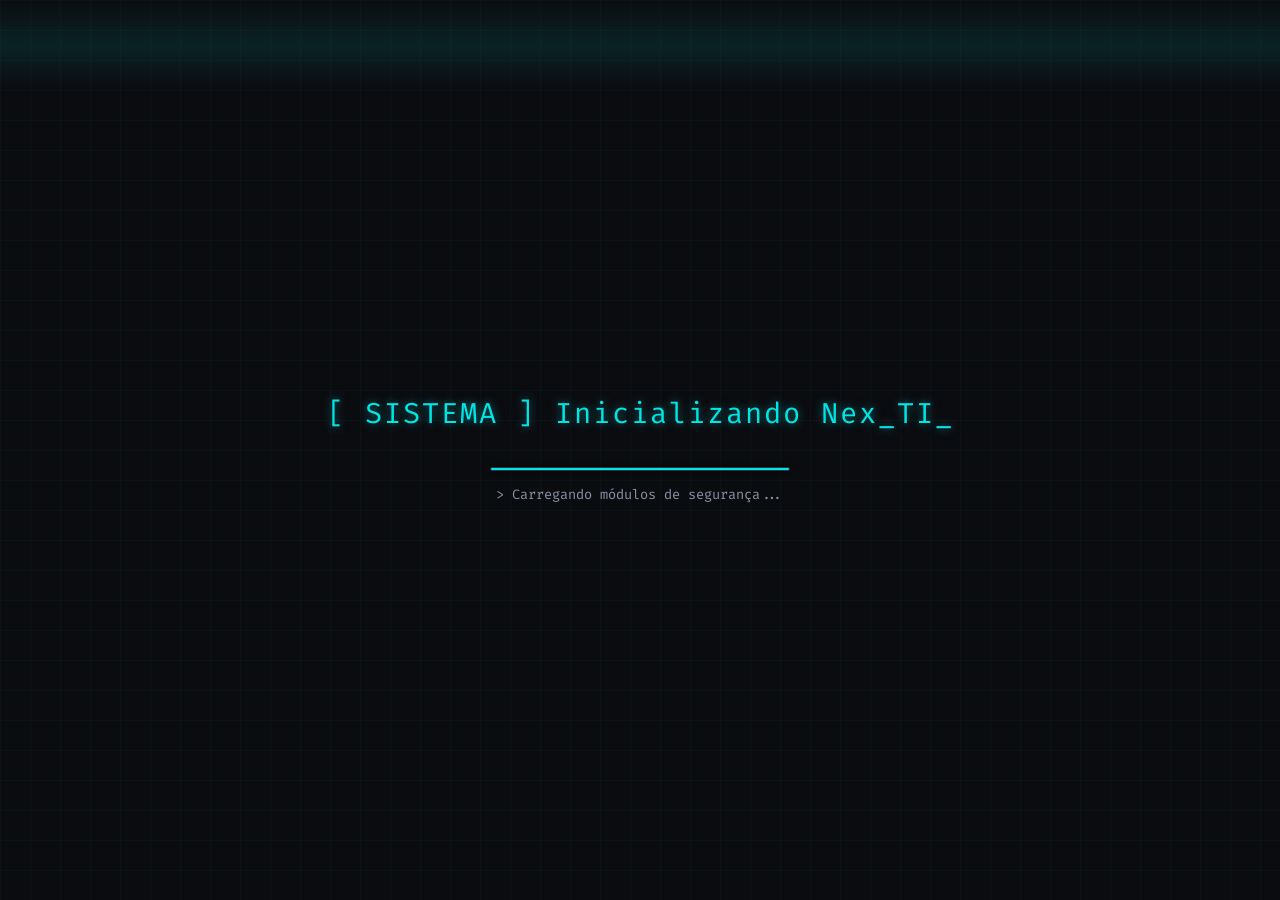
<file: pratica/index.html>
<!DOCTYPE html>
<html lang="pt-BR">
<head>
    <meta charset="UTF-8">
    <meta name="viewport" content="width=device-width, initial-scale=1.0">
    <title>Nex_TI - Iniciando Sistema...</title>
    
    <link rel="preconnect" href="https://fonts.googleapis.com">
    <link rel="preconnect" href="https://fonts.gstatic.com" crossorigin>
    <link href="https://fonts.googleapis.com/css2?family=Fira+Code:wght@400;600&family=Inter:wght@400;500;700&display=swap" rel="stylesheet">
    <link href="https://fonts.googleapis.com/css2?family=Material+Symbols+Outlined:opsz,wght,FILL,GRAD@24,400,0,0" rel="stylesheet" />
    
    <link rel="stylesheet" href="assets/css/splash.css">
</head>
<body>
    
    <main role="main" aria-label="Ecrã de inicialização do sistema">
        
        <section class="splash-container" aria-live="polite" aria-atomic="true">
            
            <h1 class="splash-text glitch" id="title-text">
                [ SISTEMA ] Inicializando Nex_TI<span class="cursor" aria-hidden="true">_</span>
            </h1>
            
            <div class="progress-bar-container" aria-hidden="true">
                <div class="progress-bar"></div>
            </div>

            <div class="status-text" id="status-log" aria-hidden="true">
                > Estabelecendo conexão...
            </div>
            
            <p class="sr-only">Aguarde. O sistema está a carregar módulos e irá redirecionar para o ecrã de autenticação em instantes.</p>

        </section>
        
    </main>

    <script src="assets/js/splash.js"></script>
</body>
</html>
</file>
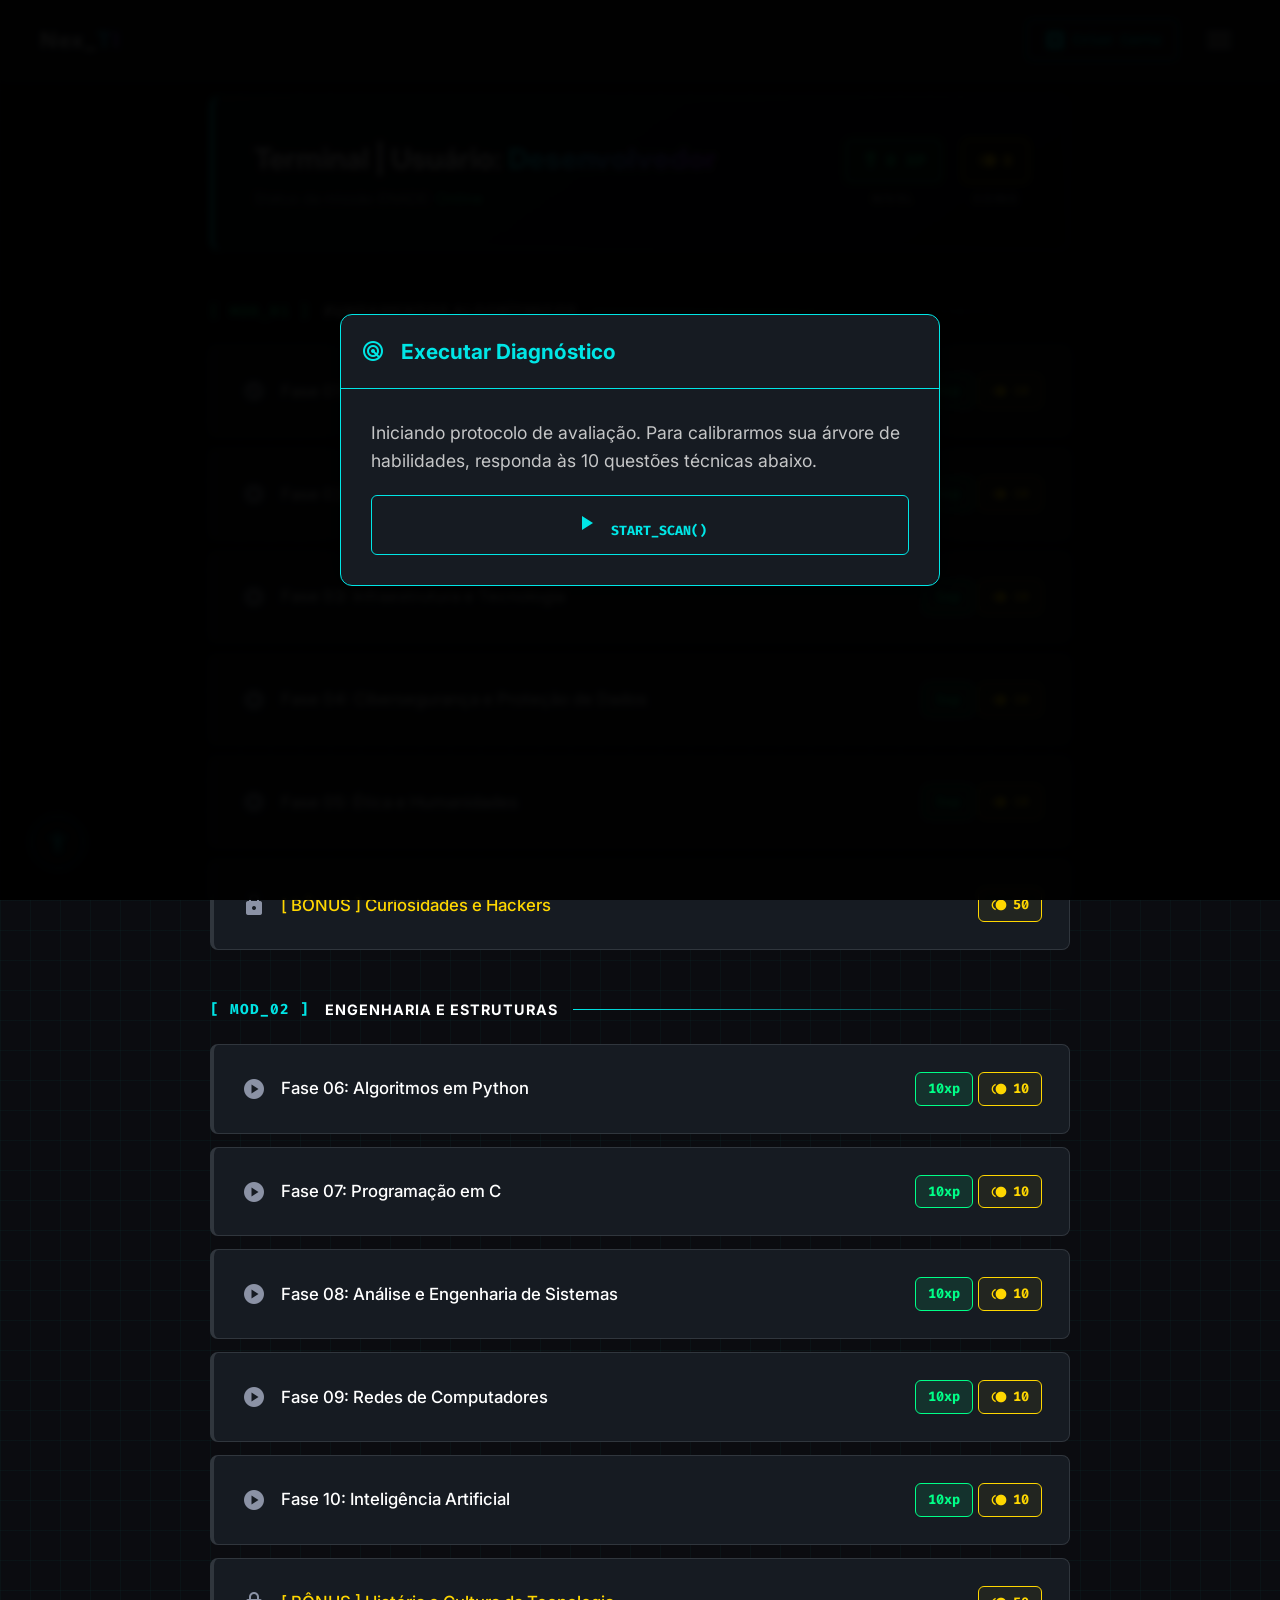
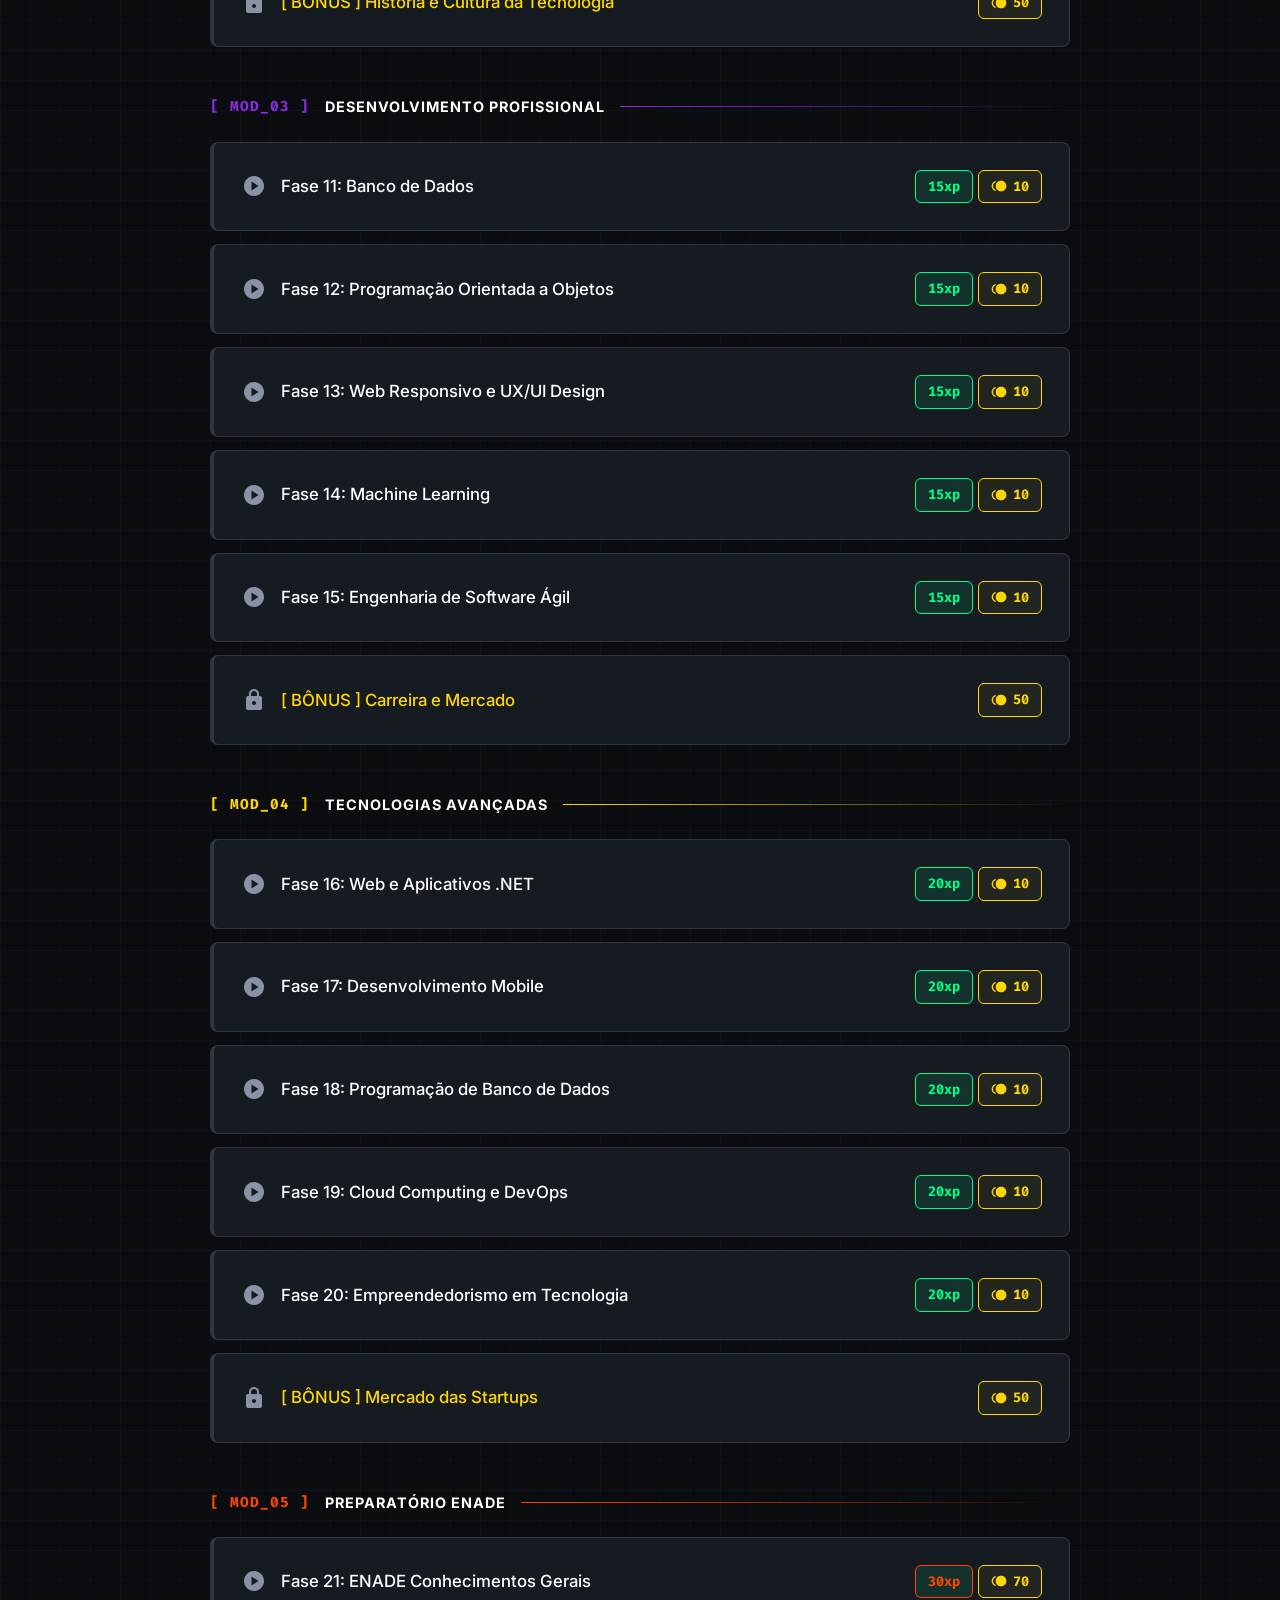
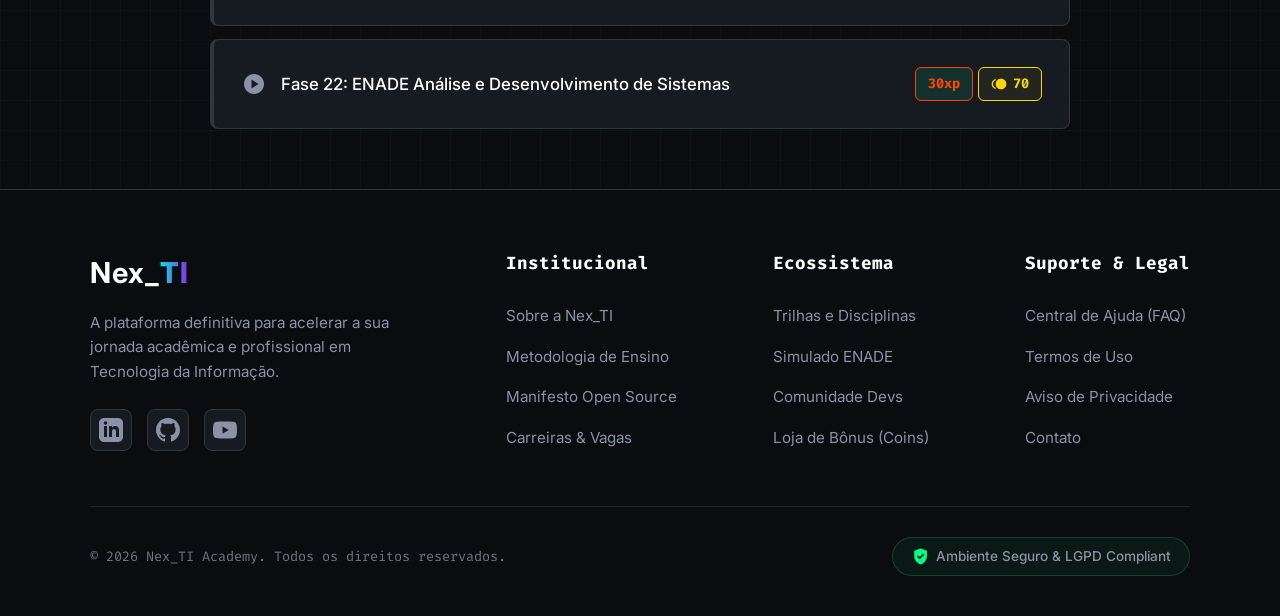
<file: pratica/pages/dashboard/index.html>
<!DOCTYPE html>
<html lang="pt-BR">
<head>
    <meta charset="UTF-8">
    <meta name="viewport" content="width=device-width, initial-scale=1.0">
    <title>Nex_TI</title>
    
    <link rel="icon" type="image/svg+xml" href="data:image/svg+xml,<svg xmlns='http://www.w3.org/2000/svg' viewBox='0 0 24 24' fill='%2300e6e6'><path d='M9.4 16.6L4.8 12l4.6-4.6L8 6l-6 6 6 6 1.4-1.4zm5.2 0l4.6-4.6-4.6-4.6L16 6l6 6-6 6-1.4-1.4z'/></svg>">
    
    <link rel="preconnect" href="https://fonts.googleapis.com">
    <link rel="preconnect" href="https://fonts.gstatic.com" crossorigin>
    <link href="https://fonts.googleapis.com/css2?family=Fira+Code:wght@400;600&family=Inter:wght@400;500;700&display=swap" rel="stylesheet">
    <link href="https://fonts.googleapis.com/css2?family=Material+Symbols+Outlined:opsz,wght,FILL,GRAD@24,400,0,0" rel="stylesheet" />
    
    <link rel="stylesheet" href="../../assets/css/global.css">
    <link rel="stylesheet" href="style.css?v=8">
</head>
<body>

    <header role="banner">
        <div class="logo tech-font" onclick="window.scrollTo({top: 0, behavior: 'smooth'});" style="cursor: pointer;">
            <span style="color: #fff;">Nex_</span><span class="tech-text">TI</span>
        </div>
        <div class="header-right">
            <button class="btn-action tech-font flex-align" onclick="abrirModal('modalCriacao')">
                <span class="material-symbols-outlined">add_box</span> Criar Carta
            </button>
            <div class="hamburger-menu">
                <button class="hamburger-btn flex-align" onclick="toggleMenu()">
                    <span class="material-symbols-outlined" style="font-size: 2rem;">menu</span>
                </button>
                <div class="dropdown-content" id="dropdownMenu">
                    <div class="dropdown-header">
                        <div class="avatar tech-font flex-align">
                            <span class="material-symbols-outlined">terminal</span>
                        </div>
                        <div>
                            <div style="color: #fff; font-weight: bold;" id="menu-user-name">Aluno</div>
                            <div style="color: var(--alura-cyan); font-size: 0.8rem;" class="tech-font" id="menu-user-level">Rank: Pendente</div>
                        </div>
                    </div>
                    <a class="dropdown-item flex-align" onclick="refazerDiagnostico()">
                        <span class="material-symbols-outlined target-icon">radar</span> Refazer Diagnóstico
                    </a>
                    <a class="dropdown-item flex-align" onclick="mostrarProgresso()">
                        <span class="material-symbols-outlined stats-icon">monitoring</span> Minhas Estatísticas
                    </a>
                    <a class="dropdown-item flex-align" onclick="abrirMapaMental()">
                        <span class="material-symbols-outlined" style="color: var(--alura-purple);">hub</span> Mapa Neural
                    </a>
                    <a class="dropdown-item danger flex-align" onclick="resetarProgresso()">
                        <span class="material-symbols-outlined">warning</span> Formatar Sistema
                    </a>
                    <div class="dropdown-item mobile-a11y" style="cursor: default; flex-direction: column; align-items: flex-start; gap: 10px;">
                        <span class="flex-align" style="color: var(--alura-cyan); font-weight: bold;">
                            <span class="material-symbols-outlined">accessibility_new</span> Acessibilidade
                        </span>
                        <div style="display: flex; gap: 5px; width: 100%;">
                            <button class="btn-action tech-font flex-align-center" onclick="mudarZoom(-1)" style="flex: 1; padding: 6px;">A-</button>
                            <button class="btn-action tech-font flex-align-center" onclick="mudarZoom(1)" style="flex: 1; padding: 6px;">A+</button>
                            <button class="btn-action tech-font flex-align-center" onclick="toggleAltoContraste()" style="flex: 1; padding: 6px;" title="Alto Contraste">
                                <span class="material-symbols-outlined" style="font-size: 1.2rem;">contrast</span>
                            </button>
                        </div>
                    </div>
                    <a class="dropdown-item flex-align" onclick="deslogar()">
                        <span class="material-symbols-outlined">logout</span> Logout
                    </a>
                </div>
            </div>
        </div>
    </header>

    <main class="container" role="main" aria-label="Dashboard Principal">
        
        <section class="dashboard-header" aria-labelledby="header-user-name">
            <div class="welcome-text">
                <h1>Terminal | Usuário: <span class="tech-text" id="header-user-name">Aluno</span></h1>
                <p>Status da missão ENADE: <span style="color: var(--alura-green);">Online</span></p>
            </div>
            <div class="xp-wrapper" style="display: flex; gap: 20px; align-items: center;">
                <div style="display: flex; flex-direction: column; align-items: center;">
                    <span class="xp-badge tech-font flex-align" id="xp-display" style="font-size: 1rem; padding: 8px 15px; margin: 0;">
                        <span class="material-symbols-outlined" style="font-size: 1.2rem;">military_tech</span> 0 XP
                    </span>
                    <span style="font-size: 0.75rem; letter-spacing: 1.5px; margin-top: 6px; color: #8b92a5; font-weight: bold; text-transform: uppercase;">Nível</span>
                </div>
                <div style="display: flex; flex-direction: column; align-items: center;">
                    <span class="xp-badge tech-font flex-align" id="coin-display" style="font-size: 1rem; padding: 8px 15px; margin: 0; border-color: #ffd700; color: #ffd700; background-color: rgba(255, 215, 0, 0.05);">
                        <span class="material-symbols-outlined" style="font-size: 1.2rem;">toll</span> 0
                    </span>
                    <span style="font-size: 0.75rem; letter-spacing: 1.5px; margin-top: 6px; color: #8b92a5; font-weight: bold; text-transform: uppercase;">Coins</span>
                </div>
            </div>
        </section>

        <div class="main-content">
            <nav class="left-panel" aria-label="Trilhas de Aprendizagem">
                
                <div class="dia-header mod-01"><span class="tech-font">[ Mod_01 ]</span> Fundamentos Algorítmicos<div class="dia-line"></div></div>
                <div class="aula-item" id="menu-fase1" onclick="carregarAula('fase1', 'Lógica com Python', this)"><span class="icon-status material-symbols-outlined">check_circle</span><span class="aula-title">Fase 01: Lógica com Python</span><div style="display: flex; gap: 5px; margin-left: auto;"><span class="xp-badge tech-font">5xp</span><span class="xp-badge tech-font flex-align" style="border-color: #ffd700; color: #ffd700; background: rgba(255, 215, 0, 0.05);"><span class="material-symbols-outlined" style="font-size: 1rem;">toll</span> 10</span></div></div>
                <div class="aula-item" id="menu-fase2" onclick="carregarAula('fase2', 'Matemática e Estatística', this)"><span class="icon-status material-symbols-outlined">play_circle</span><span class="aula-title">Fase 02: Matemática e Estatística</span><div style="display: flex; gap: 5px; margin-left: auto;"><span class="xp-badge tech-font">5xp</span><span class="xp-badge tech-font flex-align" style="border-color: #ffd700; color: #ffd700; background: rgba(255, 215, 0, 0.05);"><span class="material-symbols-outlined" style="font-size: 1rem;">toll</span> 10</span></div></div>
                <div class="aula-item" id="menu-fase3" onclick="carregarAula('fase3', 'Infraestrutura e Tecnologia da Informação', this)"><span class="icon-status material-symbols-outlined">play_circle</span><span class="aula-title">Fase 03: Infraestrutura e Tecnologia</span><div style="display: flex; gap: 5px; margin-left: auto;"><span class="xp-badge tech-font">5xp</span><span class="xp-badge tech-font flex-align" style="border-color: #ffd700; color: #ffd700; background: rgba(255, 215, 0, 0.05);"><span class="material-symbols-outlined" style="font-size: 1rem;">toll</span> 10</span></div></div>
                <div class="aula-item" id="menu-fase4" onclick="carregarAula('fase4', 'Cibersegurança e Proteção de Dados', this)"><span class="icon-status material-symbols-outlined">play_circle</span><span class="aula-title">Fase 04: Cibersegurança e Proteção de Dados</span><div style="display: flex; gap: 5px; margin-left: auto;"><span class="xp-badge tech-font">5xp</span><span class="xp-badge tech-font flex-align" style="border-color: #ffd700; color: #ffd700; background: rgba(255, 215, 0, 0.05);"><span class="material-symbols-outlined" style="font-size: 1rem;">toll</span> 10</span></div></div>
                <div class="aula-item" id="menu-fase5" onclick="carregarAula('fase5', 'Ética e Humanidades', this)"><span class="icon-status material-symbols-outlined">play_circle</span><span class="aula-title">Fase 05: Ética e Humanidades</span><div style="display: flex; gap: 5px; margin-left: auto;"><span class="xp-badge tech-font">5xp</span><span class="xp-badge tech-font flex-align" style="border-color: #ffd700; color: #ffd700; background: rgba(255, 215, 0, 0.05);"><span class="material-symbols-outlined" style="font-size: 1rem;">toll</span> 10</span></div></div>
                <div class="aula-item" id="menu-bonus1" onclick="tentarAbrirBonus('bonus1', 50, 'Curiosidades e Hackers', this)"><span class="icon-status material-symbols-outlined" id="icon-bonus1">lock</span><span class="aula-title" style="color: #ffd700;">[ BÔNUS ] Curiosidades e Hackers</span><div style="margin-left: auto;"><span class="xp-badge tech-font flex-align" id="price-bonus1" style="border-color: #ffd700; color: #ffd700; background: rgba(255, 215, 0, 0.05);"><span class="material-symbols-outlined" style="font-size: 1rem;">toll</span> 50</span></div></div>

                <div class="dia-header mod-02"><span class="tech-font">[ Mod_02 ]</span> Engenharia e Estruturas<div class="dia-line"></div></div>
                <div class="aula-item" id="menu-fase6" onclick="carregarAula('fase6', 'Algoritmos em Python', this)"><span class="icon-status material-symbols-outlined">play_circle</span><span class="aula-title">Fase 06: Algoritmos em Python</span><div style="display: flex; gap: 5px; margin-left: auto;"><span class="xp-badge tech-font">10xp</span><span class="xp-badge tech-font flex-align" style="border-color: #ffd700; color: #ffd700; background: rgba(255, 215, 0, 0.05);"><span class="material-symbols-outlined" style="font-size: 1rem;">toll</span> 10</span></div></div>
                <div class="aula-item" id="menu-fase7" onclick="carregarAula('fase7', 'Programação em C', this)"><span class="icon-status material-symbols-outlined">play_circle</span><span class="aula-title">Fase 07: Programação em C</span><div style="display: flex; gap: 5px; margin-left: auto;"><span class="xp-badge tech-font">10xp</span><span class="xp-badge tech-font flex-align" style="border-color: #ffd700; color: #ffd700; background: rgba(255, 215, 0, 0.05);"><span class="material-symbols-outlined" style="font-size: 1rem;">toll</span> 10</span></div></div>
                <div class="aula-item" id="menu-fase8" onclick="carregarAula('fase8', 'Análise e Engenharia de Sistemas', this)"><span class="icon-status material-symbols-outlined">play_circle</span><span class="aula-title">Fase 08: Análise e Engenharia de Sistemas</span><div style="display: flex; gap: 5px; margin-left: auto;"><span class="xp-badge tech-font">10xp</span><span class="xp-badge tech-font flex-align" style="border-color: #ffd700; color: #ffd700; background: rgba(255, 215, 0, 0.05);"><span class="material-symbols-outlined" style="font-size: 1rem;">toll</span> 10</span></div></div>
                <div class="aula-item" id="menu-fase9" onclick="carregarAula('fase9', 'Redes e Sistemas Distribuídos', this)"><span class="icon-status material-symbols-outlined">play_circle</span><span class="aula-title">Fase 09: Redes de Computadores</span><div style="display: flex; gap: 5px; margin-left: auto;"><span class="xp-badge tech-font">10xp</span><span class="xp-badge tech-font flex-align" style="border-color: #ffd700; color: #ffd700; background: rgba(255, 215, 0, 0.05);"><span class="material-symbols-outlined" style="font-size: 1rem;">toll</span> 10</span></div></div>
                <div class="aula-item" id="menu-fase10" onclick="carregarAula('fase10', 'Inteligência Artificial', this)"><span class="icon-status material-symbols-outlined">play_circle</span><span class="aula-title">Fase 10: Inteligência Artificial</span><div style="display: flex; gap: 5px; margin-left: auto;"><span class="xp-badge tech-font">10xp</span><span class="xp-badge tech-font flex-align" style="border-color: #ffd700; color: #ffd700; background: rgba(255, 215, 0, 0.05);"><span class="material-symbols-outlined" style="font-size: 1rem;">toll</span> 10</span></div></div>
                <div class="aula-item" id="menu-bonus2" onclick="tentarAbrirBonus('bonus2', 50, 'História e Cultura da Tecnologia', this)"><span class="icon-status material-symbols-outlined" id="icon-bonus2">lock</span><span class="aula-title" style="color: #ffd700;">[ BÔNUS ] História e Cultura da Tecnologia</span><div style="margin-left: auto;"><span class="xp-badge tech-font flex-align" id="price-bonus2" style="border-color: #ffd700; color: #ffd700; background: rgba(255, 215, 0, 0.05);"><span class="material-symbols-outlined" style="font-size: 1rem;">toll</span> 50</span></div></div>

                <div class="dia-header mod-03"><span class="tech-font">[ Mod_03 ]</span> Desenvolvimento Profissional<div class="dia-line"></div></div>
                <div class="aula-item" id="menu-fase11" onclick="carregarAula('fase11', 'Banco de Dados e NoSQL', this)"><span class="icon-status material-symbols-outlined">play_circle</span><span class="aula-title">Fase 11: Banco de Dados</span><div style="display: flex; gap: 5px; margin-left: auto;"><span class="xp-badge tech-font">15xp</span><span class="xp-badge tech-font flex-align" style="border-color: #ffd700; color: #ffd700; background: rgba(255, 215, 0, 0.05);"><span class="material-symbols-outlined" style="font-size: 1rem;">toll</span> 10</span></div></div>
                <div class="aula-item" id="menu-fase12" onclick="carregarAula('fase12', 'Programação Orientada a Objetos com C#', this)"><span class="icon-status material-symbols-outlined">play_circle</span><span class="aula-title">Fase 12: Programação Orientada a Objetos</span><div style="display: flex; gap: 5px; margin-left: auto;"><span class="xp-badge tech-font">15xp</span><span class="xp-badge tech-font flex-align" style="border-color: #ffd700; color: #ffd700; background: rgba(255, 215, 0, 0.05);"><span class="material-symbols-outlined" style="font-size: 1rem;">toll</span> 10</span></div></div>
                <div class="aula-item" id="menu-fase13" onclick="carregarAula('fase13', 'Web Responsivo e UX/UI Design', this)"><span class="icon-status material-symbols-outlined">play_circle</span><span class="aula-title">Fase 13: Web Responsivo e UX/UI Design</span><div style="display: flex; gap: 5px; margin-left: auto;"><span class="xp-badge tech-font">15xp</span><span class="xp-badge tech-font flex-align" style="border-color: #ffd700; color: #ffd700; background: rgba(255, 215, 0, 0.05);"><span class="material-symbols-outlined" style="font-size: 1rem;">toll</span> 10</span></div></div>
                <div class="aula-item" id="menu-fase14" onclick="carregarAula('fase14', 'Aprendizado de Máquina (Machine Learning)', this)"><span class="icon-status material-symbols-outlined">play_circle</span><span class="aula-title">Fase 14: Machine Learning</span><div style="display: flex; gap: 5px; margin-left: auto;"><span class="xp-badge tech-font">15xp</span><span class="xp-badge tech-font flex-align" style="border-color: #ffd700; color: #ffd700; background: rgba(255, 215, 0, 0.05);"><span class="material-symbols-outlined" style="font-size: 1rem;">toll</span> 10</span></div></div>
                <div class="aula-item" id="menu-fase15" onclick="carregarAula('fase15', 'Engenharia de Software Ágil', this)"><span class="icon-status material-symbols-outlined">play_circle</span><span class="aula-title">Fase 15: Engenharia de Software Ágil</span><div style="display: flex; gap: 5px; margin-left: auto;"><span class="xp-badge tech-font">15xp</span><span class="xp-badge tech-font flex-align" style="border-color: #ffd700; color: #ffd700; background: rgba(255, 215, 0, 0.05);"><span class="material-symbols-outlined" style="font-size: 1rem;">toll</span> 10</span></div></div>
                <div class="aula-item" id="menu-bonus3" onclick="tentarAbrirBonus('bonus3', 50, 'Carreira e Mercado', this)"><span class="icon-status material-symbols-outlined" id="icon-bonus3">lock</span><span class="aula-title" style="color: #ffd700;">[ BÔNUS ] Carreira e Mercado</span><div style="margin-left: auto;"><span class="xp-badge tech-font flex-align" id="price-bonus3" style="border-color: #ffd700; color: #ffd700; background: rgba(255, 215, 0, 0.05);"><span class="material-symbols-outlined" style="font-size: 1rem;">toll</span> 50</span></div></div>

                <div class="dia-header mod-04"><span class="tech-font">[ Mod_04 ]</span> Tecnologias Avançadas<div class="dia-line"></div></div>
                <div class="aula-item" id="menu-fase16" onclick="carregarAula('fase16', 'Web e Aplicativos com .NET', this)"><span class="icon-status material-symbols-outlined">play_circle</span><span class="aula-title">Fase 16: Web e Aplicativos .NET</span><div style="display: flex; gap: 5px; margin-left: auto;"><span class="xp-badge tech-font">20xp</span><span class="xp-badge tech-font flex-align" style="border-color: #ffd700; color: #ffd700; background: rgba(255, 215, 0, 0.05);"><span class="material-symbols-outlined" style="font-size: 1rem;">toll</span> 10</span></div></div>
                <div class="aula-item" id="menu-fase17" onclick="carregarAula('fase17', 'Desenvolvimento Mobile', this)"><span class="icon-status material-symbols-outlined">play_circle</span><span class="aula-title">Fase 17: Desenvolvimento Mobile</span><div style="display: flex; gap: 5px; margin-left: auto;"><span class="xp-badge tech-font">20xp</span><span class="xp-badge tech-font flex-align" style="border-color: #ffd700; color: #ffd700; background: rgba(255, 215, 0, 0.05);"><span class="material-symbols-outlined" style="font-size: 1rem;">toll</span> 10</span></div></div>
                <div class="aula-item" id="menu-fase18" onclick="carregarAula('fase18', 'Programação de Banco de Dados', this)"><span class="icon-status material-symbols-outlined">play_circle</span><span class="aula-title">Fase 18: Programação de Banco de Dados</span><div style="display: flex; gap: 5px; margin-left: auto;"><span class="xp-badge tech-font">20xp</span><span class="xp-badge tech-font flex-align" style="border-color: #ffd700; color: #ffd700; background: rgba(255, 215, 0, 0.05);"><span class="material-symbols-outlined" style="font-size: 1rem;">toll</span> 10</span></div></div>
                <div class="aula-item" id="menu-fase19" onclick="carregarAula('fase19', 'Cloud Computing e DevOps', this)"><span class="icon-status material-symbols-outlined">play_circle</span><span class="aula-title">Fase 19: Cloud Computing e DevOps</span><div style="display: flex; gap: 5px; margin-left: auto;"><span class="xp-badge tech-font">20xp</span><span class="xp-badge tech-font flex-align" style="border-color: #ffd700; color: #ffd700; background: rgba(255, 215, 0, 0.05);"><span class="material-symbols-outlined" style="font-size: 1rem;">toll</span> 10</span></div></div>
                <div class="aula-item" id="menu-fase20" onclick="carregarAula('fase20', 'Empreendedorismo em Tecnologia', this)"><span class="icon-status material-symbols-outlined">play_circle</span><span class="aula-title">Fase 20: Empreendedorismo em Tecnologia</span><div style="display: flex; gap: 5px; margin-left: auto;"><span class="xp-badge tech-font">20xp</span><span class="xp-badge tech-font flex-align" style="border-color: #ffd700; color: #ffd700; background: rgba(255, 215, 0, 0.05);"><span class="material-symbols-outlined" style="font-size: 1rem;">toll</span> 10</span></div></div>
                <div class="aula-item" id="menu-bonus4" onclick="tentarAbrirBonus('bonus4', 50, 'Mercado das Startups', this)"><span class="icon-status material-symbols-outlined" id="icon-bonus4">lock</span><span class="aula-title" style="color: #ffd700;">[ BÔNUS ] Mercado das Startups</span><div style="margin-left: auto;"><span class="xp-badge tech-font flex-align" id="price-bonus4" style="border-color: #ffd700; color: #ffd700; background: rgba(255, 215, 0, 0.05);"><span class="material-symbols-outlined" style="font-size: 1rem;">toll</span> 50</span></div></div>

                <div class="dia-header mod-05"><span class="tech-font">[ Mod_05 ]</span> Preparatório ENADE<div class="dia-line"></div></div>
                <div class="aula-item" id="menu-fase21" onclick="carregarAula('fase21', 'ENADE: Conhecimentos Gerais e Negócios', this)">
                    <span class="icon-status material-symbols-outlined">play_circle</span><span class="aula-title">Fase 21: ENADE Conhecimentos Gerais</span>
                    <div style="display: flex; gap: 5px; margin-left: auto;"><span class="xp-badge tech-font" style="border-color: #ff4500; color: #ff4500;">30xp</span><span class="xp-badge tech-font flex-align" style="border-color: #ffd700; color: #ffd700; background: rgba(255, 215, 0, 0.05);"><span class="material-symbols-outlined" style="font-size: 1rem;">toll</span> 70</span></div>
                </div>
                <div class="aula-item" id="menu-fase22" onclick="carregarAula('fase22', 'ENADE: Específicos de Análise e Desenvolvimento de Sistemas', this)">
                    <span class="icon-status material-symbols-outlined">play_circle</span><span class="aula-title">Fase 22: ENADE Análise e Desenvolvimento de Sistemas</span>
                    <div style="display: flex; gap: 5px; margin-left: auto;"><span class="xp-badge tech-font" style="border-color: #ff4500; color: #ff4500;">30xp</span><span class="xp-badge tech-font flex-align" style="border-color: #ffd700; color: #ffd700; background: rgba(255, 215, 0, 0.05);"><span class="material-symbols-outlined" style="font-size: 1rem;">toll</span> 70</span></div>
                </div>

            </nav> 
            
            <article id="right-panel" aria-live="polite" aria-atomic="true">
                <div class="painel-header">
                    <div id="titulo-aula">Running Script...</div>
                    <div id="contador-cartas" class="tech-font">Item 1/X</div>
                </div>

                <div class="card-container" onclick="virarCarta()">
                    <div class="card-inner" id="meuCard">
                        <div class="carta-frente">
                            <div class="carta-texto" id="texto-frente">Texto Frente</div>
                            <div class="carta-dica tech-font" id="dica-frente">Aperte [ESPAÇO] para debugar</div>
                        </div>
                        <div class="carta-verso">
                            <div class="carta-texto" id="texto-verso">Texto Verso</div>
                            <div class="carta-dica tech-font" id="dica-verso">Dica extra aqui</div>
                        </div>
                    </div>
                </div>

                <div class="game-controls" id="botoes-jogo">
                    <button class="btn-jogo btn-erro tech-font flex-align-center" onclick="processarResposta('errei')">
                        <span class="material-symbols-outlined" style="margin-right:5px;">close</span> ERRO
                    </button>
                    <button class="btn-jogo btn-acerto tech-font flex-align-center" onclick="processarResposta('acertei')">
                        <span class="material-symbols-outlined" style="margin-right:5px;">check</span> SUCESSO
                    </button>
                </div>
                
                <button class="btn-action btn-proxima tech-font flex-align-center" id="botao-proxima" style="display: none;" onclick="irParaProximaAula()">
                    <span class="material-symbols-outlined" style="margin-right:5px;">keyboard_double_arrow_right</span> CONCLUIR_ROTINA()
                </button>
            </article>
        </div> 
    </main>

    <div class="modal-overlay" id="modalCriacao">
        <div class="modal-content">
            <div class="modal-header">
                <h2 class="flex-align"><span class="material-symbols-outlined" style="margin-right:10px;">add_box</span> Criar Flashcard</h2>
                <button class="btn-close flex-align" onclick="fecharModal('modalCriacao')"><span class="material-symbols-outlined">close</span></button>
            </div>
            <div class="modal-body">
                <div class="input-group">
                    <label>Disciplina de Destino</label>
                    <select id="nova-fase" style="cursor: pointer;">
                        <option value="fase1">Fase 01: Lógica com Python</option>
                        <option value="fase2">Fase 02: Matemática e Estatística</option>
                        <option value="fase3">Fase 03: Infraestrutura e Tecnologia</option>
                        <option value="fase4">Fase 04: Cibersegurança e Proteção de Dados</option>
                        <option value="fase5">Fase 05: Ética e Humanidades</option>
                        <option value="bonus1">BÔNUS 1: Curiosidades e Hackers</option>
                        <option value="fase6">Fase 06: Algoritmos em Python</option>
                        <option value="fase7">Fase 07: Programação em C</option>
                        <option value="fase8">Fase 08: Análise e Engenharia de Sistemas</option>
                        <option value="fase9">Fase 09: Redes de Computadores</option>
                        <option value="fase10">Fase 10: Inteligência Artificial</option>
                        <option value="bonus2">BÔNUS 2: História e Cultura da Tecnologia</option>
                        <option value="fase11">Fase 11: Banco de Dados</option>
                        <option value="fase12">Fase 12: Programação Orientada a Objetos com C#</option>
                        <option value="fase13">Fase 13: Web Responsivo e UX/UI Design</option>
                        <option value="fase14">Fase 14: Machine Learning</option>
                        <option value="fase15">Fase 15: Engenharia de Software Ágil</option>
                        <option value="bonus3">BÔNUS 3: Carreira e Mercado</option>
                        <option value="fase16">Fase 16: Web e Aplicativos .NET</option>
                        <option value="fase17">Fase 17: Desenvolvimento Mobile</option>
                        <option value="fase18">Fase 18: Programação de Banco de Dados</option>
                        <option value="fase19">Fase 19: Cloud Computing e DevOps</option>
                        <option value="fase20">Fase 20: Empreendedorismo em Tecnologia</option>
                        <option value="bonus4">BÔNUS 4: Mercado das Startups</option>
                        <option value="fase21">Fase 21: ENADE Conhecimentos Gerais</option>
                        <option value="fase22">Fase 22: ENADE Análise e Desenvolvimento de Sistemas</option>
                    </select>
                </div>
                <div class="input-group">
                    <label>Frente da Carta (Pergunta/Termo)</label>
                    <textarea id="nova-frente" rows="2" placeholder="Ex: O que é..."></textarea>
                </div>
                <div class="input-group">
                    <label>Verso da Carta (Resposta/Explicação)</label>
                    <textarea id="nova-verso" rows="3" placeholder="Ex: É um sistema..."></textarea>
                </div>
                <div class="input-group">
                    <label>Dica (Opcional)</label>
                    <input type="text" id="nova-dica" placeholder="Ex: Lembre-se da regra X">
                </div>
                <button class="btn-action btn-right tech-font flex-align" onclick="salvarFlashcard()">
                    <span class="material-symbols-outlined" style="margin-right: 5px;">save</span> Salvar_Dado()
                </button>
            </div>
        </div>
    </div>

    <div class="modal-overlay" id="modalProgresso">
        <div class="modal-content">
            <div class="modal-header">
                <h2 class="flex-align"><span class="material-symbols-outlined" style="margin-right:10px;">monitoring</span> Seu Histórico Acadêmico</h2>
                <button class="btn-close flex-align" onclick="fecharModal('modalProgresso')"><span class="material-symbols-outlined">close</span></button>
            </div>
            <div class="modal-body" id="progresso-body">
            </div>
        </div>
    </div>

    <div class="modal-overlay" id="modalNivelamento" style="background: rgba(0,0,0,0.95);">
        <div class="modal-content" style="max-width: 600px; border-color: var(--alura-cyan);">
            <div class="modal-header" style="border-bottom-color: var(--alura-cyan);">
                <h2 style="color: var(--alura-cyan);" class="flex-align"><span class="material-symbols-outlined" style="margin-right:10px;">radar</span> Executar Diagnóstico</h2>
            </div>
            <div class="modal-body" id="nivelamento-body">
                <p style="color: #c5c6c7; font-size: 1.1rem; margin-bottom: 20px;">
                    Iniciando protocolo de avaliação. Para calibrarmos sua árvore de habilidades, responda às 10 questões técnicas abaixo.
                </p>
                <button class="btn-action btn-right tech-font flex-align-center" style="width: 100%; padding: 15px; justify-content: center;" onclick="iniciarQuizNivelamento()">
                    <span class="material-symbols-outlined" style="margin-right:5px;">play_arrow</span> START_SCAN()
                </button>
            </div>
        </div>
    </div>

    <!-- MODAL: MAPA NEURAL (OBSIDIAN VIEW) -->
    <div class="modal-overlay" id="modalMapaMental" style="background: rgba(0,0,0,0.95);">
        <div class="modal-content" style="max-width: 90vw; height: 90vh; border-color: var(--alura-purple); display: flex; flex-direction: column;">
            <div class="modal-header" style="border-bottom-color: var(--alura-purple);">
                <h2 style="color: var(--alura-purple);" class="flex-align"><span class="material-symbols-outlined" style="margin-right:10px;">hub</span> Mapa Neural</h2>
                <button class="btn-close flex-align" onclick="fecharModal('modalMapaMental')"><span class="material-symbols-outlined">close</span></button>
            </div>
            
            <div class="modal-body" id="mapa-mental-body" style="flex: 1; position: relative; overflow: hidden; background: #0b0c10; padding: 0; border-radius: 0 0 12px 12px; cursor: grab;">
                
                <!-- A Teia Neural -->
                <div id="obsidian-canvas" class="obsidian-canvas"></div>
                
                <!-- WIDGET DE CONTROLE DA CÂMERA DO MAPA -->
                <div class="a11y-widget" id="a11y-widget-map" style="position: absolute !important; bottom: 20px !important; left: 20px !important; z-index: 1000 !important;">
                    <button class="a11y-toggle flex-align-center" onclick="document.getElementById('a11y-widget-map').classList.toggle('open')" title="Controles da Câmera">
                        <span class="material-symbols-outlined" style="font-size: 1.6rem;">settings_overscan</span>
                    </button>
                    <div class="a11y-options">
                        <button class="btn-action tech-font flex-align-center" id="btn-zoom-out-map" title="Afastar (Zoom Out)">
                            <span class="material-symbols-outlined">zoom_out</span>
                        </button>
                        <button class="btn-action tech-font flex-align-center" id="btn-zoom-in-map" title="Aproximar (Zoom In)">
                            <span class="material-symbols-outlined">zoom_in</span>
                        </button>
                        <button class="btn-action tech-font flex-align-center" onclick="toggleAltoContraste()" title="Alternar Alto Contraste">
                            <span class="material-symbols-outlined">contrast</span>
                        </button>
                    </div>
                </div>

            </div>
        </div>
    </div>

    <footer class="main-footer">
        <div class="footer-content">
            <div class="footer-brand">
                <div class="logo tech-font">
                    <span style="color: #fff;">Nex_</span><span class="tech-text">TI</span>
                </div>
                <p class="footer-desc">A plataforma definitiva para acelerar a sua jornada acadêmica e profissional em Tecnologia da Informação.</p>
                <div class="social-icons">
                    <a href="#" onclick="emDesenvolvimento(event)" class="social-link" title="LinkedIn">
                        <svg viewBox="0 0 24 24" width="24" height="24" fill="currentColor"><path d="M19 0h-14c-2.761 0-5 2.239-5 5v14c0 2.761 2.239 5 5 5h14c2.762 0 5-2.239 5-5v-14c0-2.761-2.238-5-5-5zm-11 19h-3v-11h3v11zm-1.5-12.268c-.966 0-1.75-.79-1.75-1.764s.784-1.764 1.75-1.764 1.75.79 1.75 1.764-.783 1.764-1.75 1.764zm13.5 12.268h-3v-5.604c0-3.368-4-3.113-4 0v5.604h-3v-11h3v1.765c1.396-2.586 7-2.777 7 2.476v6.759z"/></svg>
                    </a>
                    
                                <a href="https://github.com/MayconDIS/PIM_III/tree/main/pratica" target="_blank" rel="noopener noreferrer" class="social-link" title="GitHub">
                                    <svg viewBox="0 0 24 24" width="24" height="24" fill="currentColor"><path d="M12 0c-6.626 0-12 5.373-12 12 0 5.302 3.438 9.8 8.207 11.387.599.111.793-.261.793-.577v-2.234c-3.338.726-4.033-1.416-4.033-1.416-.546-1.387-1.333-1.756-1.333-1.756-1.089-.745.083-.729.083-.729 1.205.084 1.839 1.237 1.839 1.237 1.07 1.834 2.807 1.304 3.492.997.107-.775.418-1.305.762-1.604-2.665-.305-5.467-1.334-5.467-5.931 0-1.311.469-2.381 1.236-3.221-.124-.303-.535-1.524.117-3.176 0 0 1.008-.322 3.301 1.23.957-.266 1.983-.399 3.003-.404 1.02.005 2.047.138 3.006.404 2.291-1.552 3.297-1.23 3.297-1.23.653 1.653.242 2.874.118 3.176.77.84 1.235 1.911 1.235 3.221 0 4.609-2.807 5.624-5.479 5.921.43.372.823 1.102.823 2.222v3.293c0 .319.192 .694.801.576 4.765-1.589 8.199-6.086 8.199-11.386 0-6.627-5.373-12-12-12z"/></svg>
                                </a>
                    
                    <a href="#" onclick="emDesenvolvimento(event)" class="social-link" title="YouTube">
                        <svg viewBox="0 0 24 24" width="24" height="24" fill="currentColor"><path d="M23.498 6.186a3.016 3.016 0 0 0-2.122-2.136C19.505 3.545 12 3.545 12 3.545s-7.505 0-9.377.505A3.017 3.017 0 0 0 .502 6.186C0 8.07 0 12 0 12s0 3.93.502 5.814a3.016 3.016 0 0 0 2.122 2.136c1.871.505 9.376.505 9.376.505s7.505 0 9.377-.505a3.015 3.015 0 0 0 2.122-2.136C24 15.93 24 12 24 12s0-3.93-.502-5.814zM9.545 15.568V8.432L15.818 12l-6.273 3.568z"/></svg>
                    </a>
                </div>
            </div>

            <div class="footer-links">
                <h3 class="footer-title tech-font">Institucional</h3>
                <ul>
                    <li><a href="../sobre/index.html#sobre">Sobre a Nex_TI</a></li>
                    <li><a href="../sobre/index.html#metodologia">Metodologia de Ensino</a></li>
                    <li><a href="../sobre/index.html#opensource">Manifesto Open Source</a></li>
                    <li><a href="../sobre/index.html#carreiras">Carreiras & Vagas</a></li>
                </ul>
            </div>

            <div class="footer-links">
                <h3 class="footer-title tech-font">Ecossistema</h3>
                <ul>
                    <li><a href="../sobre/index.html#trilhas">Trilhas e Disciplinas</a></li>
                    <li><a href="../sobre/index.html#enade">Simulado ENADE</a></li>
                    <li><a href="../sobre/index.html#comunidade">Comunidade Devs</a></li>
                    <li><a href="../sobre/index.html#loja">Loja de Bônus (Coins)</a></li>
                </ul>
            </div>

            <div class="footer-links">
                <h3 class="footer-title tech-font">Suporte & Legal</h3>
                <ul>
                    <li><a href="../sobre/index.html#faq">Central de Ajuda (FAQ)</a></li>
                    <li><a href="../sobre/index.html#termos">Termos de Uso</a></li>
                    <li><a href="../sobre/index.html#privacidade">Aviso de Privacidade</a></li>
                    <li><a href="../sobre/index.html#contato">Contato</a></li>
                </ul>
            </div>
        </div>

        <div class="footer-bottom">
            <div class="footer-copyright tech-font">
                &copy; 2026 Nex_TI Academy. Todos os direitos reservados.
            </div>
            <div class="footer-badges flex-align">
                <span class="material-symbols-outlined" style="color: var(--alura-green); font-size: 1.2rem;">verified_user</span> 
                <span style="font-size: 0.85rem; color: #8b92a5; font-weight: 500;">Ambiente Seguro & LGPD Compliant</span>
            </div>
        </div>
    </footer>

    <div class="a11y-widget" id="a11y-widget">
        <button class="a11y-toggle flex-align-center" onclick="toggleA11yMenu()" title="Acessibilidade">
            <span class="material-symbols-outlined" style="font-size: 1.6rem;">accessibility_new</span>
        </button>
        <div class="a11y-options">
            <button class="btn-action tech-font flex-align-center" onclick="mudarZoom(-1)" title="Diminuir Texto">A-</button>
            <button class="btn-action tech-font flex-align-center" onclick="mudarZoom(1)" title="Aumentar Texto">A+</button>
            <button class="btn-action tech-font flex-align-center" onclick="toggleAltoContraste()" title="Alternar Alto Contraste">
                <span class="material-symbols-outlined">contrast</span>
            </button>
        </div>
    </div>

    <button id="btn-voltar-topo" class="btn-action flex-align-center" onclick="window.scrollTo({top: 0, behavior: 'smooth'});">
        <span class="material-symbols-outlined" style="font-size: 1.8rem;">keyboard_arrow_up</span>
    </button>

    <script src="../../assets/js/data.js"></script>
    <script src="js/app.js"></script>
    <script src="js/neural-map.js"></script>
</body>
</html>
</file>
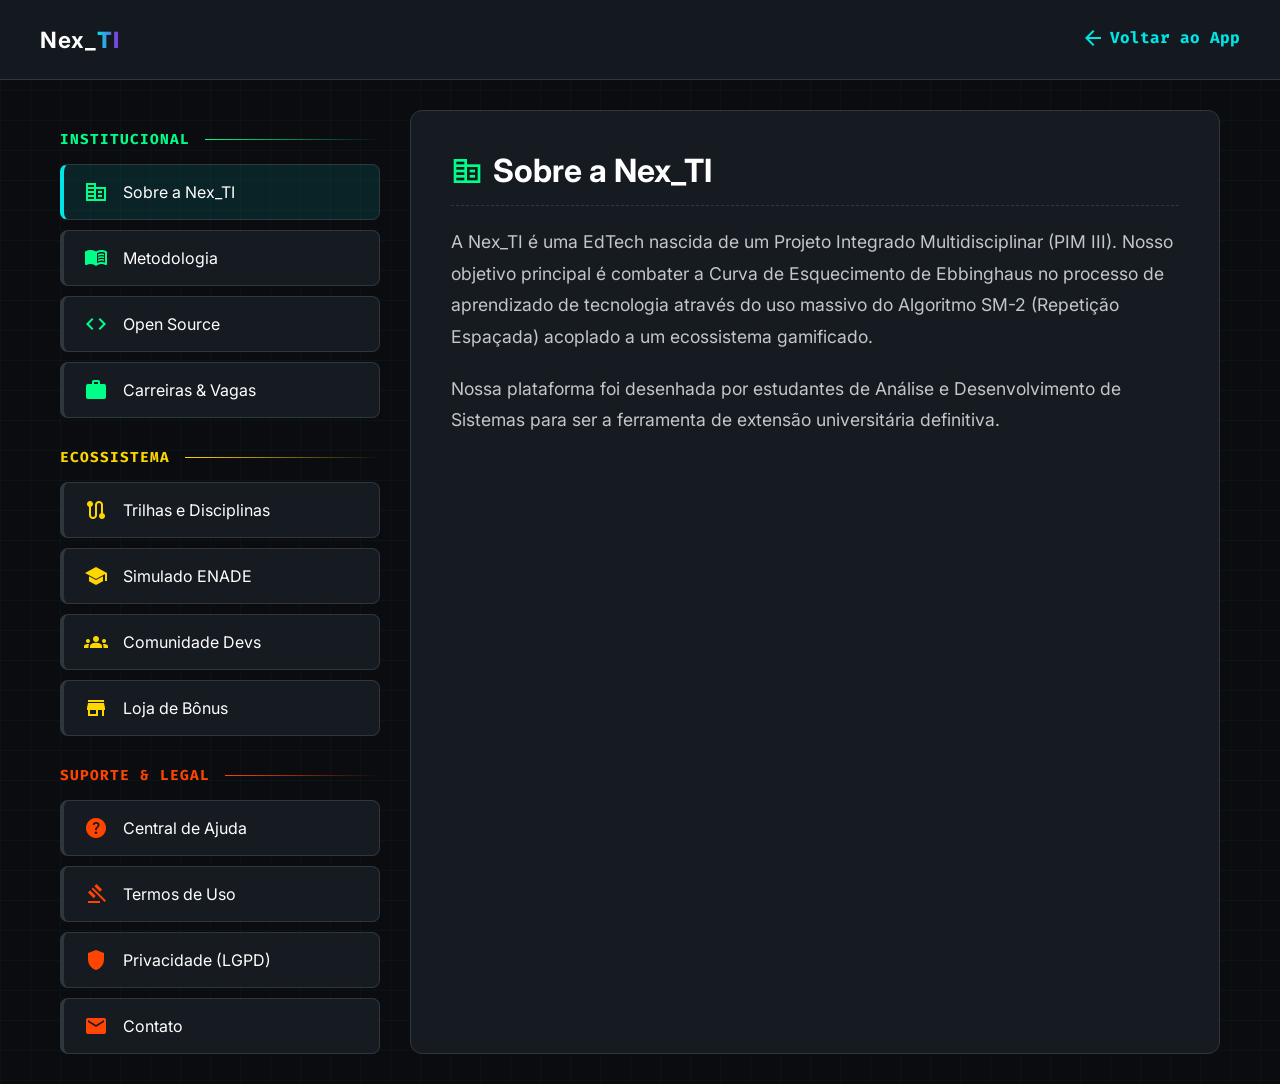
<file: pratica/pages/sobre/index.html>
<!DOCTYPE html>
<html lang="pt-BR">
<head>
    <meta charset="UTF-8">
    <meta name="viewport" content="width=device-width, initial-scale=1.0">
    <title>Informações - Nex_TI</title>
    
    <link rel="icon" type="image/svg+xml" href="data:image/svg+xml,<svg xmlns='http://www.w3.org/2000/svg' viewBox='0 0 24 24' fill='%2300e6e6'><path d='M9.4 16.6L4.8 12l4.6-4.6L8 6l-6 6 6 6 1.4-1.4zm5.2 0l4.6-4.6-4.6-4.6L16 6l6 6-6 6-1.4-1.4z'/></svg>">
    
    <link rel="preconnect" href="https://fonts.googleapis.com">
    <link rel="preconnect" href="https://fonts.gstatic.com" crossorigin>
    <link href="https://fonts.googleapis.com/css2?family=Fira+Code:wght@400;600&family=Inter:wght@400;500;700&display=swap" rel="stylesheet">
    <link href="https://fonts.googleapis.com/css2?family=Material+Symbols+Outlined:opsz,wght,FILL,GRAD@24,400,0,0" rel="stylesheet" />
    
    <link rel="stylesheet" href="../../assets/css/global.css">
    <style>
        body {
            background-color: #0b0c10;
            color: #c5c6c7;
            padding-top: 80px;
            background-image: 
                linear-gradient(rgba(0, 230, 230, 0.03) 1px, transparent 1px), 
                linear-gradient(90deg, rgba(0, 230, 230, 0.03) 1px, transparent 1px);
            background-size: 30px 30px;
        }

        .logo { 
            font-size: 1.4rem; 
            font-weight: bold; 
            letter-spacing: 1px; 
            display: flex; 
            align-items: center;
        }

        .tech-text { 
            background: linear-gradient(90deg, var(--alura-cyan, #00e6e6), var(--alura-purple, #8a2be2)); 
            -webkit-background-clip: text; 
            background-clip: text; 
            -webkit-text-fill-color: transparent; 
            font-weight: 800; 
        }

        header {
            background-color: rgba(22, 27, 34, 0.9); 
            backdrop-filter: blur(10px);
            padding: 0 40px; 
            height: 80px; 
            display: flex; 
            justify-content: space-between;
            align-items: center; 
            border-bottom: 1px solid #30363d; 
            position: fixed; 
            top: 0; 
            left: 0;
            width: 100%;
            z-index: 1000;
        }

        .container-docs {
            display: flex;
            max-width: 1200px;
            margin: 30px auto;
            gap: 30px;
            padding: 0 20px;
        }

        .left-panel {
            width: 320px;
            flex-shrink: 0;
            display: flex;
            flex-direction: column;
            gap: 10px;
        }

        .right-panel {
            flex-grow: 1;
            background: var(--alura-card, #161b22);
            border: 1px solid #30363d;
            border-radius: 12px;
            padding: 40px;
            min-height: 500px;
        }

        .dia-header {
            display: flex; 
            align-items: center;
            gap: 15px;
            font-size: 0.9rem; 
            font-weight: bold; 
            color: #fff; 
            text-transform: uppercase; 
            letter-spacing: 1px; 
            margin-top: 20px; 
            margin-bottom: 5px; 
        }

        .dia-line {
            flex-grow: 1; 
            height: 1px; 
        }

        .mod-inst span { color: var(--alura-green, #00ff88); }
        .mod-inst .dia-line { background: linear-gradient(90deg, var(--alura-green, #00ff88), transparent); }

        .mod-ecos span { color: #ffd700; }
        .mod-ecos .dia-line { background: linear-gradient(90deg, #ffd700, transparent); }

        .mod-sup span { color: #ff4500; }
        .mod-sup .dia-line { background: linear-gradient(90deg, #ff4500, transparent); }

        .aula-item {
            background-color: var(--alura-card, #161b22); 
            border: 1px solid #30363d; 
            border-left: 4px solid #30363d; 
            padding: 15px 20px; 
            border-radius: 8px; 
            display: flex; 
            align-items: center; 
            gap: 15px;
            cursor: pointer; 
            transition: all 0.3s ease;
            text-decoration: none;
            color: #fff;
        }

        .aula-item:hover {
            border-color: #30363d; 
            border-left-color: var(--alura-cyan, #00e6e6); 
            background-color: rgba(0, 230, 230, 0.05);
            transform: translateX(5px); 
        }

        .aula-item.active {
            border-left-color: var(--alura-cyan, #00e6e6); 
            background-color: rgba(0, 230, 230, 0.1);
        }

        .content-section {
            display: none;
            animation: fadeIn 0.4s ease;
        }

        .content-section.active {
            display: block;
        }

        @keyframes fadeIn {
            from { opacity: 0; transform: translateY(10px); }
            to { opacity: 1; transform: translateY(0); }
        }

        .content-section h1 {
            color: #fff;
            font-size: 2rem;
            margin-bottom: 20px;
            padding-bottom: 15px;
            border-bottom: 1px dashed #30363d;
            display: flex;
            align-items: center;
            gap: 10px;
        }

        .content-section p {
            font-size: 1.1rem;
            line-height: 1.8;
            margin-bottom: 20px;
            color: #c5c6c7;
        }

        .btn-back {
            color: var(--alura-cyan, #00e6e6);
            text-decoration: none;
            display: inline-flex;
            align-items: center;
            gap: 5px;
            font-weight: bold;
            transition: all 0.2s;
        }

        .btn-back:hover {
            text-shadow: 0 0 10px rgba(0, 230, 230, 0.5);
        }
    </style>
</head>
<body>

    <header role="banner">
        <div class="logo tech-font">
            <span style="color: #fff;">Nex_</span><span class="tech-text">TI</span>
        </div>
        <div class="header-right">
            <a href="../dashboard/index.html" class="btn-back tech-font"><span class="material-symbols-outlined">arrow_back</span> Voltar ao App</a>
        </div>
    </header>

    <div class="container-docs">
        
        <!-- PAINEL ESQUERDO: NAVEGAÇÃO IGUAL AO DASHBOARD -->
        <nav class="left-panel">
            
            <div class="dia-header mod-inst"><span class="tech-font">Institucional</span><div class="dia-line"></div></div>
            <a href="#sobre" class="aula-item" onclick="showSection('sobre')">
                <span class="material-symbols-outlined" style="color: var(--alura-green);">corporate_fare</span>
                <span>Sobre a Nex_TI</span>
            </a>
            <a href="#metodologia" class="aula-item" onclick="showSection('metodologia')">
                <span class="material-symbols-outlined" style="color: var(--alura-green);">menu_book</span>
                <span>Metodologia</span>
            </a>
            <a href="#opensource" class="aula-item" onclick="showSection('opensource')">
                <span class="material-symbols-outlined" style="color: var(--alura-green);">code</span>
                <span>Open Source</span>
            </a>
            <a href="#carreiras" class="aula-item" onclick="showSection('carreiras')">
                <span class="material-symbols-outlined" style="color: var(--alura-green);">work</span>
                <span>Carreiras & Vagas</span>
            </a>

            <div class="dia-header mod-ecos"><span class="tech-font">Ecossistema</span><div class="dia-line"></div></div>
            <a href="#trilhas" class="aula-item" onclick="showSection('trilhas')">
                <span class="material-symbols-outlined" style="color: #ffd700;">route</span>
                <span>Trilhas e Disciplinas</span>
            </a>
            <a href="#enade" class="aula-item" onclick="showSection('enade')">
                <span class="material-symbols-outlined" style="color: #ffd700;">school</span>
                <span>Simulado ENADE</span>
            </a>
            <a href="#comunidade" class="aula-item" onclick="showSection('comunidade')">
                <span class="material-symbols-outlined" style="color: #ffd700;">groups</span>
                <span>Comunidade Devs</span>
            </a>
            <a href="#loja" class="aula-item" onclick="showSection('loja')">
                <span class="material-symbols-outlined" style="color: #ffd700;">store</span>
                <span>Loja de Bônus</span>
            </a>

            <div class="dia-header mod-sup"><span class="tech-font">Suporte & Legal</span><div class="dia-line"></div></div>
            <a href="#faq" class="aula-item" onclick="showSection('faq')">
                <span class="material-symbols-outlined" style="color: #ff4500;">help</span>
                <span>Central de Ajuda</span>
            </a>
            <a href="#termos" class="aula-item" onclick="showSection('termos')">
                <span class="material-symbols-outlined" style="color: #ff4500;">gavel</span>
                <span>Termos de Uso</span>
            </a>
            <a href="#privacidade" class="aula-item" onclick="showSection('privacidade')">
                <span class="material-symbols-outlined" style="color: #ff4500;">shield</span>
                <span>Privacidade (LGPD)</span>
            </a>
            <a href="#contato" class="aula-item" onclick="showSection('contato')">
                <span class="material-symbols-outlined" style="color: #ff4500;">mail</span>
                <span>Contato</span>
            </a>

        </nav>

        <!-- PAINEL DIREITO: CONTEÚDO SEPARADO -->
        <main class="right-panel">

            <!-- INSTITUCIONAL -->
            <div id="content-sobre" class="content-section active">
                <h1><span class="material-symbols-outlined" style="font-size: 2rem; color: var(--alura-green);">corporate_fare</span> Sobre a Nex_TI</h1>
                <p>A Nex_TI é uma EdTech nascida de um Projeto Integrado Multidisciplinar (PIM III). Nosso objetivo principal é combater a Curva de Esquecimento de Ebbinghaus no processo de aprendizado de tecnologia através do uso massivo do Algoritmo SM-2 (Repetição Espaçada) acoplado a um ecossistema gamificado.</p>
                <p>Nossa plataforma foi desenhada por estudantes de Análise e Desenvolvimento de Sistemas para ser a ferramenta de extensão universitária definitiva.</p>
            </div>

            <div id="content-metodologia" class="content-section">
                <h1><span class="material-symbols-outlined" style="font-size: 2rem; color: var(--alura-green);">menu_book</span> Metodologia de Ensino</h1>
                <p>Substituímos o aprendizado passivo por estímulos de Estudo Ativo. Ao invés de vídeos longos, o aluno consome conceitos atômicos através de "Flashcards" interativos, onde a performance no recall do conhecimento (Erro/Acerto) dita quando aquela informação será apresentada novamente.</p>
            </div>

            <div id="content-opensource" class="content-section">
                <h1><span class="material-symbols-outlined" style="font-size: 2rem; color: var(--alura-green);">code</span> Manifesto Open Source</h1>
                <p>Acreditamos que o código que molda o futuro da educação deve ser aberto. O núcleo do Nex_TI, incluindo a lógica do Anki Engine, a arquitetura em Vanilla JS e o backend C# (.NET 10), está disponível livremente no GitHub para auditoria, extensão e bifurcação pela comunidade.</p>
            </div>

            <div id="content-carreiras" class="content-section">
                <h1><span class="material-symbols-outlined" style="font-size: 2rem; color: var(--alura-green);">work</span> Carreiras & Vagas</h1>
                <p>Estamos sempre em busca de talentos que queiram revolucionar a educação no Brasil. No momento, somos um projeto de extensão universitária e não possuímos vagas CLT abertas.</p>
                <p>Contribuições via Pull Request no repositório oficial do GitHub são muito bem-vindas e contam como experiência comprovada!</p>
            </div>

            <!-- ECOSSISTEMA -->
            <div id="content-trilhas" class="content-section">
                <h1><span class="material-symbols-outlined" style="font-size: 2rem; color: #ffd700;">route</span> Trilhas e Disciplinas</h1>
                <p>Nossa plataforma é modular. Oferecemos pacotes curriculares focados em Engenharia de Software, Lógica de Programação, Cibersegurança e Arquitetura de Nuvem. Cada trilha é dividida em missões progressivas que dão XP ao serem concluídas.</p>
            </div>

            <div id="content-enade" class="content-section">
                <h1><span class="material-symbols-outlined" style="font-size: 2rem; color: #ffd700;">school</span> Simulado ENADE</h1>
                <p>Módulo exclusivo de preparação para o ENADE, contendo questões reais de provas anteriores de Análise e Desenvolvimento de Sistemas formatadas no modelo de Flashcard. Responda, verifique o verso para explicação detalhada e ganhe pontuação dobrada.</p>
            </div>

            <div id="content-comunidade" class="content-section">
                <h1><span class="material-symbols-outlined" style="font-size: 2rem; color: #ffd700;">groups</span> Comunidade Devs</h1>
                <p>A seção de comunidade visa conectar alunos em diferentes níveis (Júnior, Pleno e Sênior) baseados no XP da plataforma. É um espaço assíncrono para tirar dúvidas de código e trocar experiências sobre carreira.</p>
                <p><em>(Funcionalidade prevista para implantação na Versão 2.0).</em></p>
            </div>

            <div id="content-loja" class="content-section">
                <h1><span class="material-symbols-outlined" style="font-size: 2rem; color: #ffd700;">store</span> Loja de Bônus (Coins)</h1>
                <p>As Moedas Virtuais (Coins) que você minera estudando diariamente servem para desbloquear Flashcards ocultos de disciplinas avançadas ou "Easter Eggs" sobre cultura hacker e curiosidades de TI. Quanto mais você estuda, mais acesso você tem ao conteúdo premium gratuito.</p>
            </div>

            <!-- SUPORTE E LEGAL -->
            <div id="content-faq" class="content-section">
                <h1><span class="material-symbols-outlined" style="font-size: 2rem; color: #ff4500;">help</span> Central de Ajuda</h1>
                <p><strong>P: Como recomeço o meu progresso?</strong><br>
                R: No Dashboard, abra o menu superior direito e clique em "Formatar Sistema". ISSO APAGARÁ TODO SEU PROGRESSO ATUAL.</p>
                <p><strong>P: Como o algoritmo decide quando vou ver a carta de novo?</strong><br>
                R: Usamos o SM-2 modificado. Se você errar, verá a carta logo em seguida. Se acertar, ela vai para a caixa de revisão de amanhã. Acertos consecutivos multiplicam o tempo de distância.</p>
            </div>

            <div id="content-termos" class="content-section">
                <h1><span class="material-symbols-outlined" style="font-size: 2rem; color: #ff4500;">gavel</span> Termos de Uso</h1>
                <p>Ao acessar o Nex_TI, você compreende que trata-se de um sistema de avaliação e extensão acadêmica. É estritamente proibido o uso de automação, scripts, ou bots para inflar XP e farmar Moedas falsamente.</p>
                <p>Contas identificadas com comportamento anômalo serão expurgadas sumariamente do nosso servidor SQL.</p>
            </div>

            <div id="content-privacidade" class="content-section">
                <h1><span class="material-symbols-outlined" style="font-size: 2rem; color: #ff4500;">shield</span> Aviso de Privacidade</h1>
                <p>A Nex_TI atua em conformidade estrita com a LGPD. Não capturamos cookies de rastreamento de terceiros em nossa aplicação.</p>
                <p>Seu E-mail e Username são mantidos em banco de dados isolado e protegido, e suas senhas são armazenadas exclusivamente através de hash criptográfico unidirecional. Você possui total controle para solicitar a deleção definitiva do seu perfil ("Direito ao Esquecimento").</p>
            </div>

            <div id="content-contato" class="content-section">
                <h1><span class="material-symbols-outlined" style="font-size: 2rem; color: #ff4500;">mail</span> Contato</h1>
                <p>Para suporte técnico, instabilidades na API ou para reportar vulnerabilidades de segurança (Bug Bounty), por favor abra uma "Issue" no repositório oficial do GitHub.</p>
                <p>Para assuntos administrativos, comunique-se com a equipe de desenvolvimento do PIM III através dos canais de comunicação da coordenação UNIP.</p>
            </div>

        </main>
    </div>

    <script>
        function showSection(sectionId) {
            // Esconde todas as sessões
            document.querySelectorAll('.content-section').forEach(el => el.classList.remove('active'));
            
            // Remove a classe 'active' de todos os links do menu
            document.querySelectorAll('.aula-item').forEach(el => el.classList.remove('active'));
            
            // Mostra a sessão desejada
            const target = document.getElementById('content-' + sectionId);
            if (target) {
                target.classList.add('active');
            }
            
            // Marca o link do menu como ativo
            const link = document.querySelector(`a[href="#${sectionId}"]`);
            if (link) {
                link.classList.add('active');
            }
        }

        // Lê a URL na hora de carregar para abrir a sessão certa
        window.addEventListener('DOMContentLoaded', () => {
            let hash = window.location.hash.substring(1);
            if (!hash) { hash = 'sobre'; } // Default
            showSection(hash);
        });

        // Caso o hash mude na URL manualmente
        window.addEventListener('hashchange', () => {
            let hash = window.location.hash.substring(1);
            if (hash) { showSection(hash); }
        });
    </script>
</body>
</html>
</file>
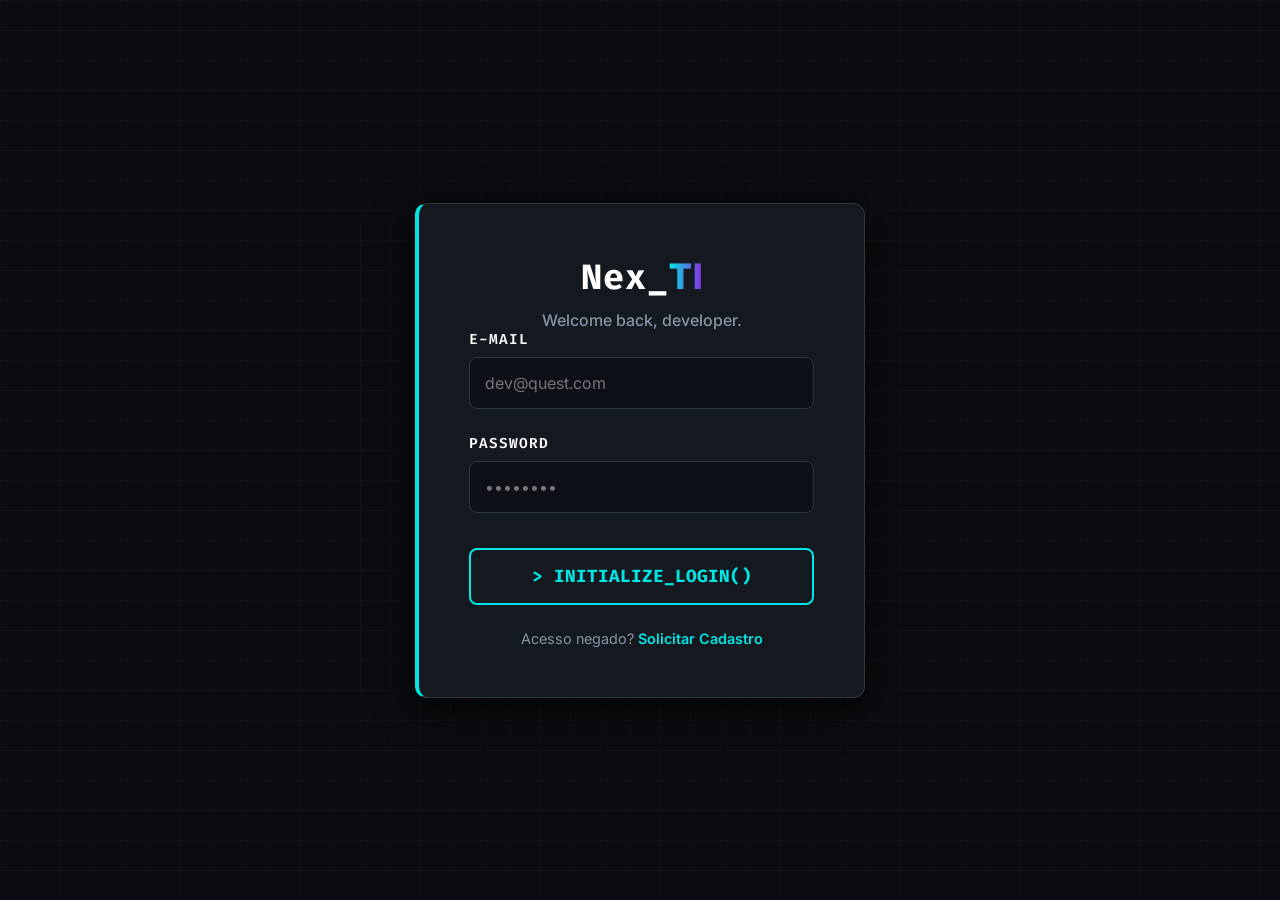
<file: login.html>
<!DOCTYPE html>
<html lang="pt-BR">
<head>
    <meta charset="UTF-8">
    <meta name="viewport" content="width=device-width, initial-scale=1.0">
    <title>Login - Nex_TI</title>
    <link rel="icon" type="image/svg+xml" href="data:image/svg+xml,<svg xmlns='http://www.w3.org/2000/svg' viewBox='0 0 24 24' fill='%2300e6e6'><path d='M9.4 16.6L4.8 12l4.6-4.6L8 6l-6 6 6 6 1.4-1.4zm5.2 0l4.6-4.6-4.6-4.6L16 6l6 6-6 6-1.4-1.4z'/></svg>">
    <link href="https://fonts.googleapis.com/css2?family=Fira+Code:wght@400;600&family=Inter:wght@400;500;700&display=swap" rel="stylesheet">
    <link rel="stylesheet" href="login.css">
</head>
<body>
    <div class="login-container">
        <div class="login-header">
            <h1 id="form-title" class="logo-main tech-font">Nex_<span class="tech-text">TI</span></h1>
            <p id="form-subtitle" class="subtitle">Welcome back, developer.</p>
        </div>
        
        <form class="login-form" onsubmit="handleAuth(event)">
            <div class="form-group" id="group-nome" style="display: none;">
                <label for="nome" class="tech-font">Nickname</label>
                <div class="input-with-icon">
                    <input type="text" id="nome" placeholder="Ex: Maycon">
                </div>
            </div>
            
            <div class="form-group">
                <label for="email" class="tech-font">E-mail</label>
                <div class="input-with-icon">
                    <input type="email" id="email" placeholder="dev@quest.com" required>
                </div>
            </div>
            
            <div class="form-group">
                <label for="password" class="tech-font">Password</label>
                <div class="input-with-icon">
                    <input type="password" id="password" placeholder="••••••••" required>
                </div>
            </div>
            
            <button type="submit" class="btn-login tech-font" id="btn-submit">> INITIALIZE_LOGIN()</button>
        </form>
        
        <div class="extra-links">
            <p id="footer-text">Acesso negado? <a href="#" onclick="toggleMode(event)">Solicitar Cadastro</a></p>
        </div>
    </div>

    <script>
        let isLoginMode = true;
        let usersDB = JSON.parse(localStorage.getItem('quest_users')) || {};

        function toggleMode(event) {
            event.preventDefault(); 
            isLoginMode = !isLoginMode; 
            
            const title = document.getElementById('form-title');
            const subtitle = document.getElementById('form-subtitle');
            const btn = document.getElementById('btn-submit');
            const footerText = document.getElementById('footer-text');
            const groupNome = document.getElementById('group-nome');
            const inputNome = document.getElementById('nome');

            if (isLoginMode) {
                title.innerHTML = 'Nex_<span class="tech-text">TI</span>';
                subtitle.innerText = 'Welcome back, developer.';
                btn.innerText = 'Entrar no Terminal';
                footerText.innerHTML = 'Ainda não tem acesso? <a href="#" onclick="toggleMode(event)">Cadastre-se</a>';
                groupNome.style.display = 'none'; 
                inputNome.required = false;
            } else {
                title.innerHTML = 'New_<span class="tech-text">Access</span>';
                subtitle.innerText = 'Join the Quest.';
                btn.innerText = 'Criar Conta';
                footerText.innerHTML = 'Já tem acesso? <a href="#" onclick="toggleMode(event)">Faça Login</a>';
                groupNome.style.display = 'block'; 
                inputNome.required = true;
            }
        }

        function handleAuth(event) {
            event.preventDefault();
            
            const email = document.getElementById('email').value.trim();
            const password = document.getElementById('password').value;
            const btn = document.getElementById('btn-submit');
            
            // ==========================================
            // 1. ACESSO MESTRE ADMIN (GOD MODE)
            // ==========================================
            if (isLoginMode && email === "admin@quest.com" && password === "admin") {
                btn.innerText = "Acesso Concedido...";
                localStorage.setItem('quest_user_name', 'Admin');
                
                // Injetando status máximo para o Admin
                const userKey = 'quest_Admin_';
                localStorage.setItem(userKey + 'nivelado', 'true'); // Pula diagnóstico
                localStorage.setItem(userKey + 'rank', 'Rank: Deus (Admin)');
                localStorage.setItem(userKey + 'xp', '99999');
                localStorage.setItem(userKey + 'coins', '99999');
                
                // Libera todas as fases e bônus
                const todasFases = ["fase1","fase2","fase3","fase4","fase5","fase6","fase7","fase8","fase9","fase10","fase11","fase12","fase13","fase14","fase15","fase16","fase17","fase18","fase19","fase20","fase21","fase22"];
                const todosBonus = ["bonus1","bonus2","bonus3","bonus4"];
                localStorage.setItem(userKey + 'desbloqueadas', JSON.stringify(todasFases));
                localStorage.setItem(userKey + 'bonus_unlocked', JSON.stringify(todosBonus));

                setTimeout(() => { window.location.href = 'index.html'; }, 800);
                return;
            }

            // ==========================================
            // 2. CADASTRO DE NOVO ALUNO
            // ==========================================
            if (!isLoginMode) {
                const nome = document.getElementById('nome').value.trim();
                
                if (usersDB[email]) return mostrarErro("Este ID já existe!");
                if (password.length < 4) return mostrarErro("Senha fraca!");
                
                usersDB[email] = { nome: nome, senha: password };
                localStorage.setItem('quest_users', JSON.stringify(usersDB));
                btn.innerText = "Registrado! Entrando...";
                localStorage.setItem('quest_user_name', nome);
                
                setTimeout(() => { window.location.href = 'index.html'; }, 1000);
            } 
            // ==========================================
            // 3. LOGIN COMUM DE ALUNO
            // ==========================================
            else {
                const user = usersDB[email];
                if (!user || user.senha !== password) return mostrarErro("Acesso Bloqueado!");
                
                btn.innerText = "Autenticando...";
                localStorage.setItem('quest_user_name', user.nome);
                
                setTimeout(() => { window.location.href = 'index.html'; }, 1000);
            }
        }

        function mostrarErro(mensagem) {
            const btn = document.getElementById('btn-submit');
            const textoOriginal = btn.innerText;
            
            btn.innerText = mensagem;
            btn.style.color = "#ff5555"; 
            btn.style.borderColor = "#ff5555";
            
            setTimeout(() => { 
                btn.innerText = textoOriginal; 
                btn.style.color = "var(--alura-cyan)"; 
                btn.style.borderColor = "var(--alura-cyan)"; 
            }, 2500);
        }
    </script>
</body>
</html>
</file>
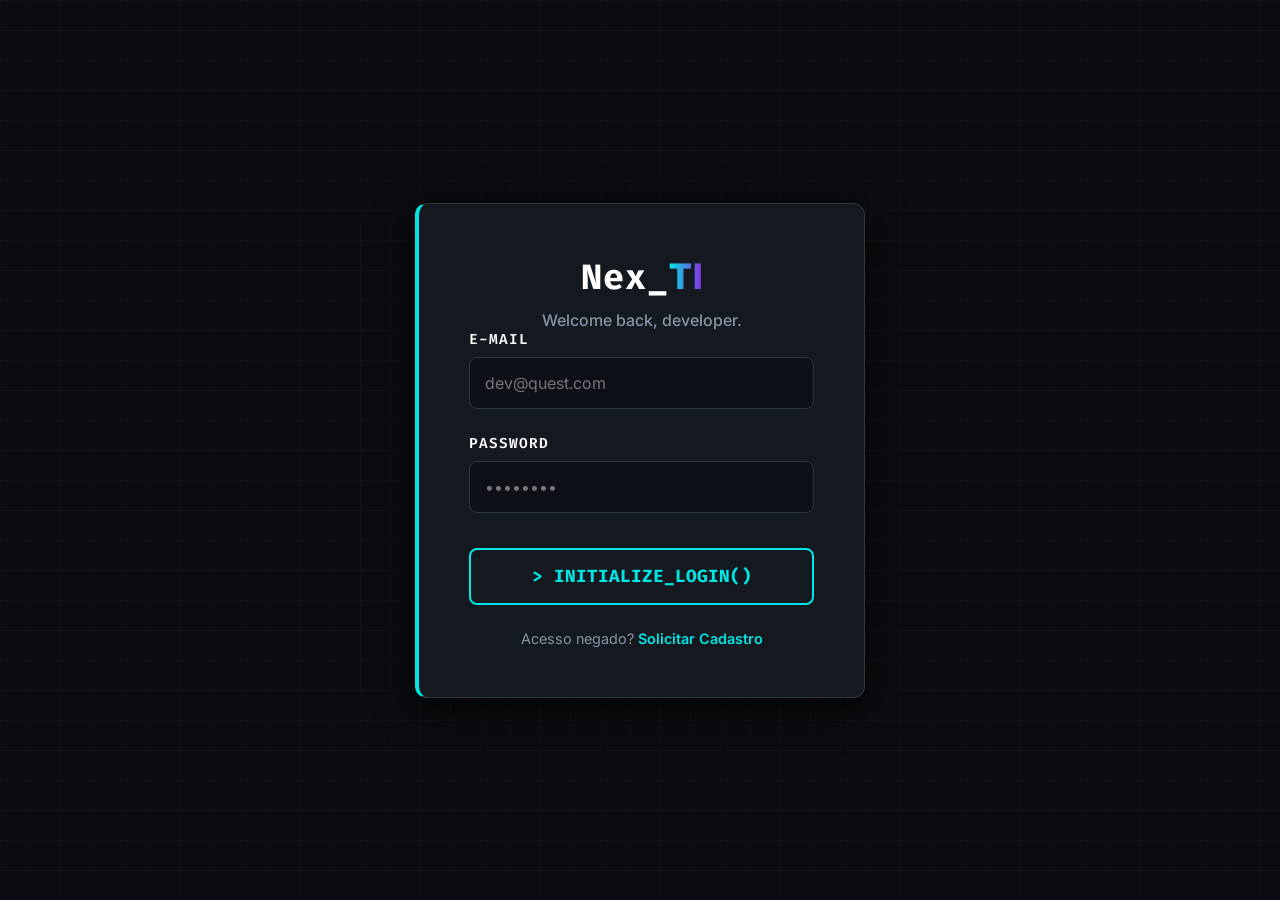
<file: login/login.html>
<!DOCTYPE html>
<html lang="pt-BR">
<head>
    <meta charset="UTF-8">
    <meta name="viewport" content="width=device-width, initial-scale=1.0">
    <title>Login - Nex_TI</title>
    <link rel="icon" type="image/svg+xml" href="data:image/svg+xml,<svg xmlns='http://www.w3.org/2000/svg' viewBox='0 0 24 24' fill='%2300e6e6'><path d='M9.4 16.6L4.8 12l4.6-4.6L8 6l-6 6 6 6 1.4-1.4zm5.2 0l4.6-4.6-4.6-4.6L16 6l6 6-6 6-1.4-1.4z'/></svg>">
    <link href="https://fonts.googleapis.com/css2?family=Fira+Code:wght@400;600&family=Inter:wght@400;500;700&display=swap" rel="stylesheet">
    <link rel="stylesheet" href="login.css">
</head>
<body>
    <div class="login-container">
        <div class="login-header">
            <h1 id="form-title" class="logo-main tech-font">Nex_<span class="tech-text">TI</span></h1>
            <p id="form-subtitle" class="subtitle">Welcome back, developer.</p>
        </div>
        
        <form class="login-form" onsubmit="handleAuth(event)">
            <div class="form-group" id="group-nome" style="display: none;">
                <label for="nome" class="tech-font">Nickname</label>
                <div class="input-with-icon">
                    <input type="text" id="nome" placeholder="Ex: Maycon">
                </div>
            </div>
            
            <div class="form-group">
                <label for="email" class="tech-font">E-mail</label>
                <div class="input-with-icon">
                    <input type="email" id="email" placeholder="dev@quest.com" required>
                </div>
            </div>
            
            <div class="form-group">
                <label for="password" class="tech-font">Password</label>
                <div class="input-with-icon">
                    <input type="password" id="password" placeholder="••••••••" required>
                </div>
            </div>
            
            <button type="submit" class="btn-login tech-font" id="btn-submit">> INITIALIZE_LOGIN()</button>
        </form>
        
        <div class="extra-links">
            <p id="footer-text">Acesso negado? <a href="#" onclick="toggleMode(event)">Solicitar Cadastro</a></p>
        </div>
    </div>

    <script>
        let isLoginMode = true;
        let usersDB = JSON.parse(localStorage.getItem('quest_users')) || {};

        function toggleMode(event) {
            event.preventDefault(); 
            isLoginMode = !isLoginMode; 
            
            const title = document.getElementById('form-title');
            const subtitle = document.getElementById('form-subtitle');
            const btn = document.getElementById('btn-submit');
            const footerText = document.getElementById('footer-text');
            const groupNome = document.getElementById('group-nome');
            const inputNome = document.getElementById('nome');

            if (isLoginMode) {
                title.innerHTML = 'Nex_<span class="tech-text">TI</span>';
                subtitle.innerText = 'Welcome back, developer.';
                btn.innerText = 'Entrar no Terminal';
                footerText.innerHTML = 'Ainda não tem acesso? <a href="#" onclick="toggleMode(event)">Cadastre-se</a>';
                groupNome.style.display = 'none'; 
                inputNome.required = false;
            } else {
                title.innerHTML = 'New_<span class="tech-text">Access</span>';
                subtitle.innerText = 'Join the Quest.';
                btn.innerText = 'Criar Conta';
                footerText.innerHTML = 'Já tem acesso? <a href="#" onclick="toggleMode(event)">Faça Login</a>';
                groupNome.style.display = 'block'; 
                inputNome.required = true;
            }
        }

        function handleAuth(event) {
            event.preventDefault();
            
            const email = document.getElementById('email').value.trim();
            const password = document.getElementById('password').value;
            const btn = document.getElementById('btn-submit');
            
            // ==========================================
            // 1. ACESSO MESTRE ADMIN (GOD MODE)
            // ==========================================
            if (isLoginMode && email === "admin@quest.com" && password === "admin") {
                btn.innerText = "Acesso Concedido...";
                localStorage.setItem('quest_user_name', 'Admin');
                
                // Injetando status máximo para o Admin
                const userKey = 'quest_Admin_';
                localStorage.setItem(userKey + 'nivelado', 'true'); // Pula diagnóstico
                localStorage.setItem(userKey + 'rank', 'Rank: Deus (Admin)');
                localStorage.setItem(userKey + 'xp', '99999');
                localStorage.setItem(userKey + 'coins', '99999');
                
                // Libera todas as fases e bônus
                const todasFases = ["fase1","fase2","fase3","fase4","fase5","fase6","fase7","fase8","fase9","fase10","fase11","fase12","fase13","fase14","fase15","fase16","fase17","fase18","fase19","fase20","fase21","fase22"];
                const todosBonus = ["bonus1","bonus2","bonus3","bonus4"];
                localStorage.setItem(userKey + 'desbloqueadas', JSON.stringify(todasFases));
                localStorage.setItem(userKey + 'bonus_unlocked', JSON.stringify(todosBonus));

                setTimeout(() => { window.location.href = '../home/index.html'; }, 800);
                return;
            }

            // ==========================================
            // 2. CADASTRO DE NOVO ALUNO
            // ==========================================
            if (!isLoginMode) {
                const nome = document.getElementById('nome').value.trim();
                
                if (usersDB[email]) return mostrarErro("Este ID já existe!");
                if (password.length < 4) return mostrarErro("Senha fraca!");
                
                usersDB[email] = { nome: nome, senha: password };
                localStorage.setItem('quest_users', JSON.stringify(usersDB));
                btn.innerText = "Registrado! Entrando...";
                localStorage.setItem('quest_user_name', nome);
                
                setTimeout(() => { window.location.href = '../home/index.html'; }, 1000);
            } 
            // ==========================================
            // 3. LOGIN COMUM DE ALUNO
            // ==========================================
            else {
                const user = usersDB[email];
                if (!user || user.senha !== password) return mostrarErro("Acesso Bloqueado!");
                
                btn.innerText = "Autenticando...";
                localStorage.setItem('quest_user_name', user.nome);
                
                setTimeout(() => { window.location.href = '../home/index.html'; }, 1000);
            }
        }

        function mostrarErro(mensagem) {
            const btn = document.getElementById('btn-submit');
            const textoOriginal = btn.innerText;
            
            btn.innerText = mensagem;
            btn.style.color = "#ff5555"; 
            btn.style.borderColor = "#ff5555";
            
            setTimeout(() => { 
                btn.innerText = textoOriginal; 
                btn.style.color = "var(--alura-cyan)"; 
                btn.style.borderColor = "var(--alura-cyan)"; 
            }, 2500);
        }
    </script>
</body>
</html>
</file>
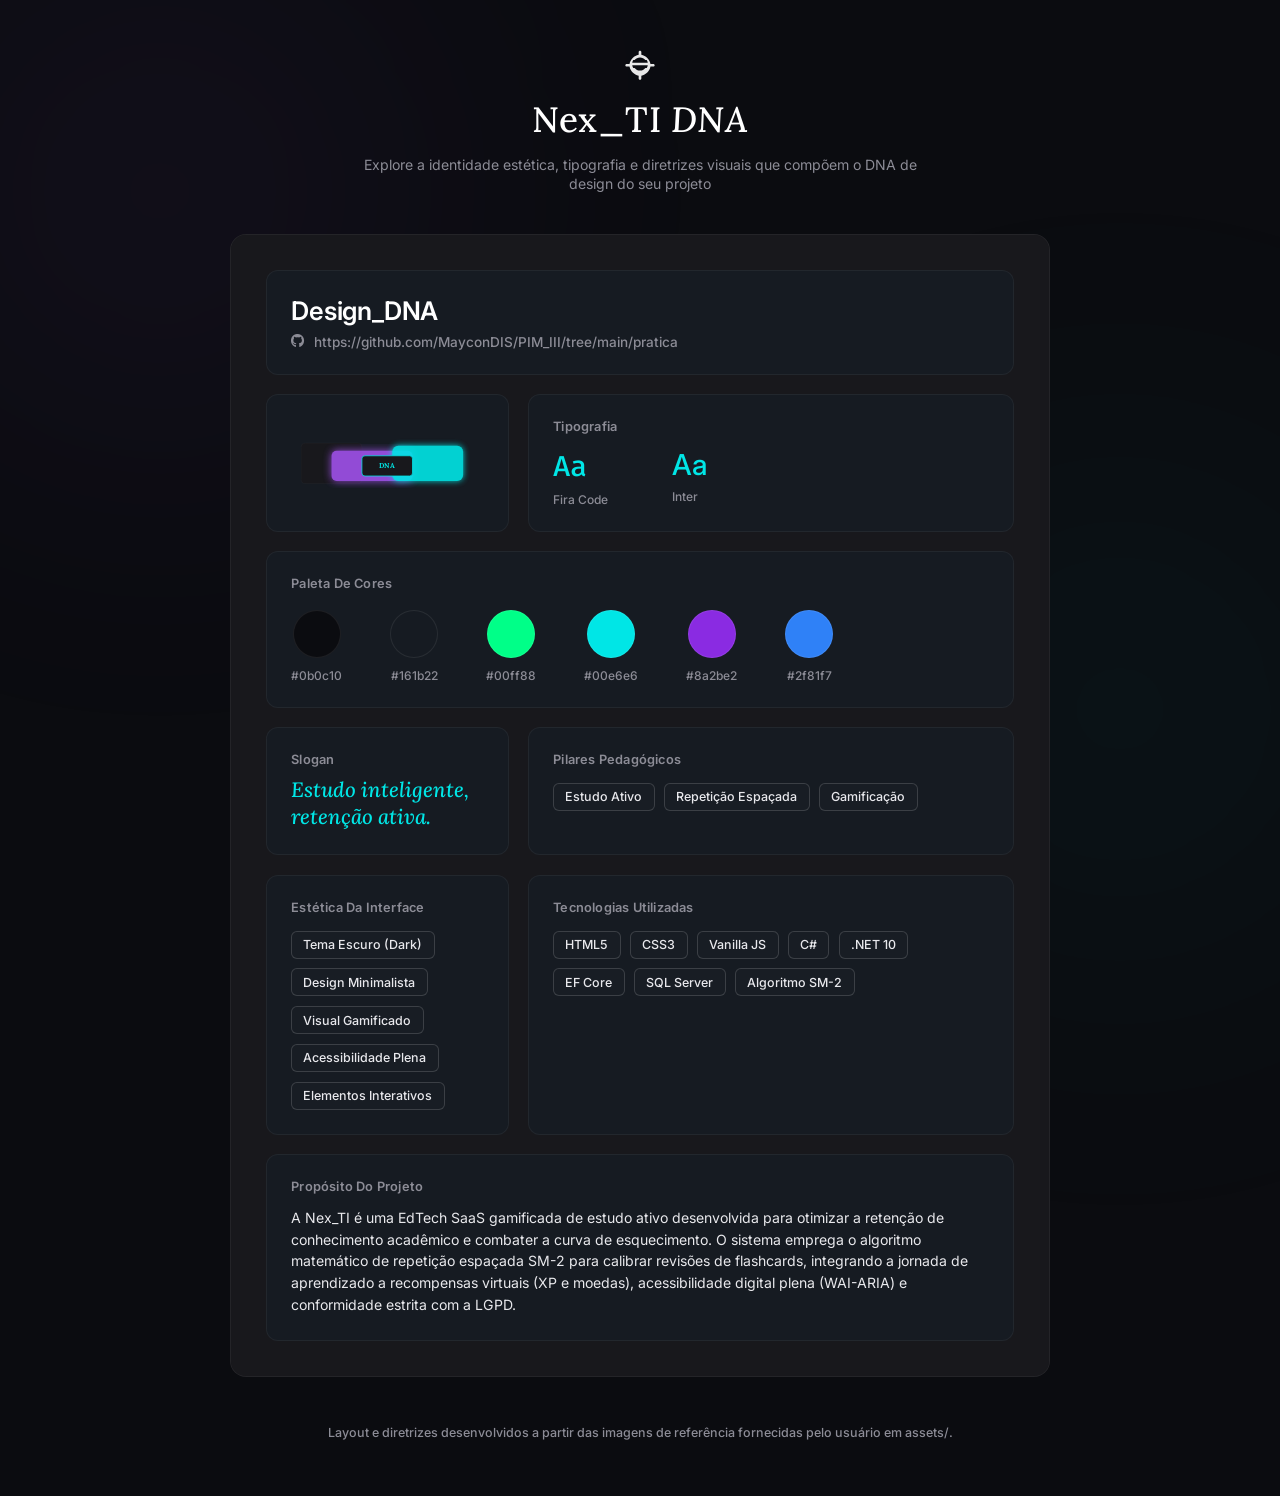
<file: pratica/design_DNA/design.html>
<!DOCTYPE html>
<html lang="pt-BR">
<head>
    <meta charset="UTF-8">
    <meta name="viewport" content="width=device-width, initial-scale=1.0">
    <title>Nex_TI - Design_DNA</title>
    <!-- Google Fonts -->
    <link rel="preconnect" href="https://fonts.googleapis.com">
    <link rel="preconnect" href="https://fonts.gstatic.com" crossorigin>
    <link href="https://fonts.googleapis.com/css2?family=Fira+Code:wght@400;600&family=Inter:wght@300;400;500;600;700&family=Lora:ital,wght@0,500;0,600;1,500;1,600&display=swap" rel="stylesheet">
    <!-- FontAwesome para os ícones -->
    <link rel="stylesheet" href="https://cdnjs.cloudflare.com/ajax/libs/font-awesome/6.4.0/css/all.min.css">
    <link rel="stylesheet" href="style.css">
    <link rel="icon" type="image/svg+xml" href="[data-uri]">
</head>
<body>
    <!-- Focos de luz radiais no fundo (Glows) -->
    <div class="radial-glow glow-left"></div>
    <div class="radial-glow glow-right"></div>
    <div class="main-wrapper">
        <!-- Cabeçalho Principal -->
        <header class="dna-header">
            <div class="dna-icon-container">
                <!-- Ícone de hélice de DNA estilizado -->
                <svg class="dna-svg" viewBox="0 0 24 24" fill="currentColor">
                    <path d="M12 2C11.45 2 11 2.45 11 3V5.07C9.28 5.4 7.74 6.27 6.54 7.46C5.35 8.66 4.47 10.21 4.14 11.93H2C1.45 11.93 1 12.38 1 12.93C1 13.48 1.45 13.93 2 13.93H4.14C4.47 15.65 5.35 17.2 6.54 18.4C7.74 19.59 9.28 20.46 11 20.79V22.86C11 23.41 11.45 23.86 12 23.86C12.55 23.86 13 23.41 13 22.86V20.79C14.72 20.46 16.26 19.59 17.46 18.4C18.65 17.2 19.53 15.65 19.86 13.93H22C22.55 13.93 23 13.48 23 12.93C23 12.38 22.55 11.93 22 11.93H19.86C19.53 10.21 18.65 8.66 17.46 7.46C16.26 6.27 14.72 5.4 13 5.07V3C13 2.45 12.55 2 12 2M12 7.07C13.62 7.07 15.08 7.82 16.03 9.07H7.97C8.92 7.82 10.38 7.07 12 7.07M6.17 11.07C6.31 10.36 6.57 9.68 6.95 9.07H17.05C17.43 9.68 17.69 10.36 17.83 11.07H6.17M6.17 12.93H17.83C17.69 13.64 17.43 14.32 17.05 14.93H6.95C6.57 14.32 6.31 13.64 6.17 12.93M12 16.93C10.38 16.93 8.92 16.18 7.97 14.93H16.03C15.08 16.18 13.62 16.93 12 16.93Z"/>
                </svg>
            </div>
            <h1 class="dna-title">Nex_TI <span class="italic-serif">DNA</span></h1>
            <p class="dna-subtitle">Explore a identidade estética, tipografia e diretrizes visuais que compõem o DNA de design do seu projeto</p>
        </header>

        <!-- Container do Painel -->
        <section class="panel-container">
            <!-- Painel Interno dos Conteúdos -->
            <div class="panel-body">
                <div class="panel-content">
                    <!-- Brand Header Card -->
                    <div class="dna-card brand-header-card">
                        <h2 class="brand-title">Design_DNA</h2>
                        <div class="brand-url-container">
                            <i class="fa-brands fa-github link-icon"></i>
                            <a href="https://github.com/MayconDIS/PIM_III/tree/main/pratica" target="_blank" rel="noopener" class="brand-link-url">https://github.com/MayconDIS/PIM_III/tree/main/pratica</a>
                        </div>
                    </div>

                    <!-- Row 2: Add Logo + Fonts -->
                    <div class="card-row">
                        <!-- Add Logo Card -->
                        <div class="dna-card logo-card">
                            <svg xmlns="http://www.w3.org/2000/svg" viewBox="0 0 400 120" class="logo-image">
                                <defs>
                                    <filter id="glow-cyan" x="-20%" y="-20%" width="140%" height="140%">
                                        <feGaussianBlur stdDeviation="6" result="blur" />
                                        <feMerge><feMergeNode in="blur" /><feMergeNode in="SourceGraphic" /></feMerge>
                                    </filter>
                                    <filter id="glow-purple" x="-20%" y="-20%" width="140%" height="140%">
                                        <feGaussianBlur stdDeviation="8" result="blur" />
                                        <feMerge><feMergeNode in="blur" /><feMergeNode in="SourceGraphic" /></feMerge>
                                    </filter>
                                </defs>
                                <rect x="30" y="20" width="120" height="80" rx="8" fill="#18181c" stroke="rgba(255, 255, 255, 0.05)" stroke-width="1" />
                                <rect x="90" y="35" width="160" height="60" rx="10" fill="#a855f7" opacity="0.85" filter="url(#glow-purple)" />
                                <rect x="210" y="25" width="140" height="70" rx="12" fill="#00e6e6" opacity="0.9" filter="url(#glow-cyan)" />
                                <rect x="150" y="45" width="100" height="40" rx="6" fill="#18181c" stroke="#00e6e6" stroke-width="1.5" />
                                <text x="200" y="70" font-family="'Lora', serif" font-size="14" fill="#00e6e6" font-weight="bold" text-anchor="middle" letter-spacing="1">DNA</text>
                            </svg>
                        </div>

                        <!-- Fonts Card -->
                        <div class="dna-card fonts-card">
                            <h3 class="card-label">Tipografia</h3>
                            <div class="fonts-preview-container">
                                <a href="https://fonts.google.com/specimen/Fira+Code" target="_blank" rel="noopener" class="dna-link font-preview-item" title="Ver no Google Fonts">
                                    <span class="font-huge-char font-fira">Aa</span>
                                    <span class="font-name-sub">Fira Code</span>
                                </a>
                                <a href="https://fonts.google.com/specimen/Inter" target="_blank" rel="noopener" class="dna-link font-preview-item" title="Ver no Google Fonts">
                                    <span class="font-huge-char font-inter">Aa</span>
                                    <span class="font-name-sub">Inter</span>
                                </a>
                            </div>
                        </div>
                    </div>
 
                    <!-- Row 3: Colors -->
                    <div class="dna-card colors-card">
                        <h3 class="card-label">Paleta de Cores</h3>
                        <div class="colors-list">
                            <a href="https://coolors.co/0b0c10" target="_blank" rel="noopener" class="dna-link color-item" title="Ver cor no Coolors">
                                <div class="color-circle c-0b0c10"></div>
                                <span class="color-hex-text">#0b0c10</span>
                            </a>
                            <a href="https://coolors.co/161b22" target="_blank" rel="noopener" class="dna-link color-item" title="Ver cor no Coolors">
                                <div class="color-circle c-161b22"></div>
                                <span class="color-hex-text">#161b22</span>
                            </a>
                            <a href="https://coolors.co/00ff88" target="_blank" rel="noopener" class="dna-link color-item" title="Ver cor no Coolors">
                                <div class="color-circle c-00ff88"></div>
                                <span class="color-hex-text">#00ff88</span>
                            </a>
                            <a href="https://coolors.co/00e6e6" target="_blank" rel="noopener" class="dna-link color-item" title="Ver cor no Coolors">
                                <div class="color-circle c-00e6e6"></div>
                                <span class="color-hex-text">#00e6e6</span>
                            </a>
                            <a href="https://coolors.co/8a2be2" target="_blank" rel="noopener" class="dna-link color-item" title="Ver cor no Coolors">
                                <div class="color-circle c-8a2be2"></div>
                                <span class="color-hex-text">#8a2be2</span>
                            </a>
                            <a href="https://coolors.co/2f81f7" target="_blank" rel="noopener" class="dna-link color-item" title="Ver cor no Coolors">
                                <div class="color-circle c-2f81f7"></div>
                                <span class="color-hex-text">#2f81f7</span>
                            </a>
                        </div>
                    </div>

                    <!-- Row 4: Tagline + Brand Values -->
                    <div class="card-row">
                        <!-- Tagline -->
                        <div class="dna-card tagline-card">
                            <h3 class="card-label">Slogan</h3>
                            <p class="tagline-text">Estudo inteligente, retenção ativa.</p>
                        </div>

                        <!-- Brand Values -->
                        <div class="dna-card values-card">
                            <h3 class="card-label">Pilares Pedagógicos</h3>
                            <div class="badge-container">
                                <span class="outline-badge">Estudo Ativo</span>
                                <span class="outline-badge">Repetição Espaçada</span>
                                <span class="outline-badge">Gamificação</span>
                            </div>
                        </div>
                    </div>

                    <!-- Row 5: Brand Aesthetic + Brand Tone of Voice -->
                    <div class="card-row">
                        <!-- Brand Aesthetic -->
                        <div class="dna-card aesthetic-card">
                            <h3 class="card-label">Estética da Interface</h3>
                            <div class="badge-container">
                                <span class="outline-badge">Tema Escuro (Dark)</span>
                                <span class="outline-badge">Design Minimalista</span>
                                <span class="outline-badge">Visual Gamificado</span>
                                <span class="outline-badge">Acessibilidade Plena</span>
                                <span class="outline-badge">Elementos Interativos</span>
                            </div>
                        </div>

                        <!-- Tecnologias Utilizadas -->
                        <div class="dna-card tone-card">
                            <h3 class="card-label">Tecnologias Utilizadas</h3>
                            <div class="badge-container">
                                <span class="outline-badge">HTML5</span>
                                <span class="outline-badge">CSS3</span>
                                <span class="outline-badge">Vanilla JS</span>
                                <span class="outline-badge">C#</span>
                                <span class="outline-badge">.NET 10</span>
                                <span class="outline-badge">EF Core</span>
                                <span class="outline-badge">SQL Server</span>
                                <span class="outline-badge">Algoritmo SM-2</span>
                            </div>
                        </div>
                    </div>

                    <!-- Row 6: Business Overview -->
                    <div class="dna-card overview-card">
                        <h3 class="card-label">Propósito do Projeto</h3>
                        <p class="overview-text">A Nex_TI é uma EdTech SaaS gamificada de estudo ativo desenvolvida para otimizar a retenção de conhecimento acadêmico e combater a curva de esquecimento. O sistema emprega o algoritmo matemático de repetição espaçada SM-2 para calibrar revisões de flashcards, integrando a jornada de aprendizado a recompensas virtuais (XP e moedas), acessibilidade digital plena (WAI-ARIA) e conformidade estrita com a LGPD.</p>
                    </div>
                </div>
            </div>
        </section>

        <!-- Rodapé do Projeto -->
        <footer class="project-footer">
            <p>Layout e diretrizes desenvolvidos a partir das imagens de referência fornecidas pelo usuário em assets/.</p>
        </footer>
    </div>
</body>
</html>
</file>
<file: home/style.css>
/* =========================================
   VARIÁVEIS E FONTES
   ========================================= */
:root {
    --alura-dark: #0b0c10;
    --alura-card: #161b22;
    --alura-blue: #2f81f7;
    --alura-green: #00ff88;
    --alura-cyan: #00e6e6;
    --alura-purple: #8a2be2;
}

* { 
    margin: 0; 
    padding: 0; 
    box-sizing: border-box; 
    font-family: 'Inter', 'Segoe UI', Tahoma, Geneva, sans-serif; 
}

.tech-font { 
    font-family: 'Fira Code', 'Courier New', Courier, monospace !important; 
}

body { 
    background-color: var(--alura-dark); 
    color: #c5c6c7; 
    line-height: 1.6; 
    background-image: 
        linear-gradient(rgba(0, 230, 230, 0.03) 1px, transparent 1px), 
        linear-gradient(90deg, rgba(0, 230, 230, 0.03) 1px, transparent 1px);
    background-size: 30px 30px;
    
    /* MATEMÁTICA TRAVADA DESKTOP: 80px do Menu + 15px de Respiro = 95px */
    padding-top: 95px; 
}

/* =========================================
   ANIMAÇÕES DE ALTA FIDELIDADE
   ========================================= */
@keyframes fadeSlideUp {
    from { opacity: 0; transform: translateY(25px); }
    to { opacity: 1; transform: translateY(0); }
}

@keyframes pulseNeon {
    0% { box-shadow: 0 0 5px rgba(0, 230, 230, 0.1); }
    50% { box-shadow: 0 0 15px rgba(0, 230, 230, 0.4); }
    100% { box-shadow: 0 0 5px rgba(0, 230, 230, 0.1); }
}

@keyframes floatAvatar {
    0% { transform: translateY(0px); }
    50% { transform: translateY(-4px); }
    100% { transform: translateY(0px); }
}

/* =========================================
   ALINHAMENTO E ÍCONES (Google Icons)
   ========================================= */
.material-symbols-outlined { 
    font-variation-settings: 'FILL' 1, 'wght' 400, 'GRAD' 0, 'opsz' 24; 
}

.flex-align { 
    display: flex; 
    align-items: center; 
    gap: 6px; 
}

.flex-align-center { 
    display: flex; 
    align-items: center; 
    justify-content: center; 
}

/* =========================================
   HEADER & NAVBAR (100% FIXO)
   ========================================= */
header {
    background-color: rgba(22, 27, 34, 0.9); 
    backdrop-filter: blur(10px);
    padding: 0 40px; 
    height: 80px; 
    display: flex; 
    justify-content: space-between;
    align-items: center; 
    border-bottom: 1px solid #30363d; 
    position: fixed; 
    top: 0; 
    left: 0;
    width: 100%;
    z-index: 1000;
}

.mobile-a11y {
    display: none !important;
}

.logo { 
    font-size: 1.4rem; 
    font-weight: bold; 
    letter-spacing: 1px; 
    display: flex; 
    align-items: center;
}

.tech-text { 
    background: linear-gradient(90deg, var(--alura-cyan), var(--alura-purple)); 
    -webkit-background-clip: text; 
    background-clip: text; 
    -webkit-text-fill-color: transparent; 
    font-weight: 800; 
}

.header-right { 
    display: flex; 
    align-items: center; 
    gap: 20px; 
}

.btn-action {
    background-color: var(--alura-card); 
    color: var(--alura-cyan); 
    border: 1px solid var(--alura-cyan);
    padding: 8px 16px; 
    border-radius: 6px; 
    cursor: pointer; 
    font-weight: bold; 
    transition: all 0.3s ease;
}

.btn-action:hover { 
    background-color: rgba(0, 230, 230, 0.1); 
    box-shadow: 0 0 15px rgba(0, 230, 230, 0.3); 
    text-shadow: 0 0 5px rgba(0, 230, 230, 0.5); 
}

.hamburger-menu { position: relative; }

.hamburger-btn { 
    background: none; 
    border: none; 
    color: #fff; 
    cursor: pointer; 
    padding: 5px; 
}

.dropdown-content { 
    display: none; 
    position: absolute; 
    right: 0; 
    top: 60px; 
    background-color: var(--alura-card); 
    min-width: 250px; 
    box-shadow: 0px 8px 25px rgba(0,0,0,0.8); 
    border: 1px solid #30363d; 
    border-radius: 8px; 
    z-index: 200; 
    overflow: hidden; 
}

.dropdown-content.show { 
    display: block; 
    animation: fadeSlideUp 0.3s ease forwards;
}

.dropdown-header { 
    padding: 15px; 
    border-bottom: 1px solid #30363d; 
    display: flex; 
    align-items: center; 
    gap: 10px; 
}

.dropdown-header .avatar { 
    width: 45px; 
    height: 45px; 
    background: linear-gradient(135deg, var(--alura-purple), var(--alura-cyan)); 
    border-radius: 50%; 
    display: flex; 
    justify-content: center; 
    align-items: center; 
    color: white;
    animation: floatAvatar 3s ease-in-out infinite;
}

.dropdown-item { 
    padding: 12px 15px; 
    color: #c5c6c7; 
    text-decoration: none; 
    display: flex; 
    align-items: center; 
    gap: 10px; 
    cursor: pointer; 
    border-bottom: 1px solid #30363d; 
    transition: background 0.2s; 
}

.dropdown-item:hover { 
    background-color: rgba(255,255,255,0.05); 
    color: #fff; 
    border-left: 2px solid var(--alura-cyan); 
}

.dropdown-item.danger { color: #ff5555; }
.dropdown-item.danger:hover { 
    background-color: rgba(255, 85, 85, 0.1); 
    border-left: 2px solid #ff5555;
}

/* =========================================
   HUD DO USUÁRIO
   ========================================= */
.container { 
    max-width: 900px; 
    margin: 0 auto 40px auto; 
    padding: 0 20px; 
}

.dashboard-header {
    background: linear-gradient(145deg, #121820, #0b0c10); 
    padding: 40px; 
    border-radius: 12px;
    border: 1px solid #30363d; 
    border-left: 4px solid var(--alura-cyan); 
    box-shadow: 0 8px 32px rgba(0, 0, 0, 0.5);
    display: flex; 
    justify-content: space-between; 
    align-items: center; 
    margin: 0 auto 30px auto; 
    opacity: 0;
    animation: fadeSlideUp 0.6s ease forwards;
}

.welcome-text h1 { 
    font-size: 1.8rem; 
    color: #fff; 
    margin-bottom: 5px; 
}

.welcome-text p { 
    color: #8b92a5; 
    font-size: 0.95rem; 
}

.xp-badge { 
    background-color: rgba(0, 255, 136, 0.1); 
    color: var(--alura-green); 
    border: 1px solid var(--alura-green); 
    padding: 5px 12px; 
    border-radius: 6px; 
    font-size: 0.85rem; 
    font-weight: bold; 
    animation: pulseNeon 2s infinite;
}

/* =========================================
   MÓDULOS E FASES (WEB PADRÃO)
   ========================================= */
.left-panel { 
    display: flex; 
    flex-direction: column; 
    gap: 13px; /* ALTERADO DE 10px PARA 13px */
}

.dia-header {
    display: flex; 
    align-items: center;
    gap: 15px;
    font-size: 0.9rem; 
    font-weight: bold; 
    color: #fff; 
    text-transform: uppercase; 
    letter-spacing: 1px; 
    margin-top: 35px; 
    margin-bottom: 10px; 
    opacity: 0;
    animation: fadeSlideUp 0.6s ease forwards;
}

.left-panel .dia-header:first-child { margin-top: 18px !important; }

.dia-line {
    flex-grow: 1; 
    height: 1px; 
}

.aula-item {
    background-color: var(--alura-card); 
    border: 1px solid #30363d; 
    border-left: 4px solid #30363d; 
    padding: 27px; 
    border-radius: 8px; 
    display: flex; 
    align-items: center; 
    gap: 15px;
    cursor: pointer; 
    transition: all 0.3s ease;
    opacity: 0;
    animation: fadeSlideUp 0.5s ease forwards;
}

/* Escalonamento da animação para as fases surgirem em cascata */
.aula-item:nth-child(odd) { animation-delay: 0.1s; }
.aula-item:nth-child(even) { animation-delay: 0.2s; }

.aula-item:hover:not(.aula-locked-item) { 
    border-color: #30363d; 
    border-left-color: var(--alura-cyan); 
    background-color: rgba(0, 230, 230, 0.02);
    transform: translateX(5px); 
    box-shadow: -8px 0 20px rgba(0, 230, 230, 0.15);
}

.active-lesson { 
    border-left-color: var(--alura-cyan) !important; 
    background-color: rgba(0, 230, 230, 0.05) !important; 
    box-shadow: -8px 0 20px rgba(0, 230, 230, 0.15) !important; 
}

.aula-locked-item { opacity: 0.5; cursor: not-allowed; }
.icon-status { color: #8b92a5; min-width: 25px; text-align: center; }
.aula-title { font-weight: 500; color: #fff; font-size: 1.05rem; }

.dia-header, .aula-item { transition: opacity 0.5s ease-in-out !important; }
.left-panel.fade-out-others > .active-lesson ~ .dia-header, 
.left-panel.fade-out-others > .active-lesson ~ .aula-item { opacity: 0 !important; pointer-events: none !important; }
.left-panel.focus-mode > .active-lesson ~ .dia-header, 
.left-panel.focus-mode > .active-lesson ~ .aula-item { display: none !important; }

/* =========================================
   PAINEL JOGO (RIGHT PANEL) & FLASHCARDS
   ========================================= */
#right-panel {
    display: none; 
    opacity: 0; 
    max-height: 0; 
    overflow: hidden; 
    transform: translateY(-15px); 
    transition: max-height 1s ease-in-out, opacity 1s ease-in-out, transform 1s ease-in-out, margin 1s ease-in-out; 
    margin: 0; padding: 0;
}

#right-panel.active { 
    opacity: 1; max-height: 1000px; transform: translateY(0); margin-top: 15px; margin-bottom: 30px; 
}

.painel-header { 
    display: flex; justify-content: space-between; align-items: center; 
    margin-bottom: 20px; border-bottom: 1px solid #30363d; padding-bottom: 15px; 
}

#titulo-aula { font-size: 1.2rem; font-weight: bold; color: #fff; }
#contador-cartas { color: var(--alura-cyan); font-size: 0.9rem; }

.card-container { 
    perspective: 1000px; width: 100%; min-height: 320px; cursor: pointer; position: relative; 
}

.card-inner { 
    width: 100%; min-height: 100%; transition: transform 0.6s; transform-style: preserve-3d; display: grid; 
}

.card-inner.flipped { transform: rotateY(180deg); }

.carta-frente, .carta-verso {
    grid-area: 1 / 1; width: 100%; min-height: 320px; backface-visibility: hidden; 
    border-radius: 12px; display: flex; flex-direction: column; justify-content: center; 
    align-items: center; padding: 40px 30px; text-align: center; border: 2px solid #30363d;
}

.carta-frente { background-color: var(--alura-card); color: #fff; }
.carta-verso { background-color: #0b0c10; color: #fff; transform: rotateY(180deg); border-color: var(--alura-cyan); box-shadow: 0 0 20px rgba(0, 230, 230, 0.1) inset; }
.carta-texto { margin-bottom: 20px; font-weight: 500; width: 100%; }
.carta-dica { font-size: 0.85rem; color: #8b92a5; margin-top: auto; padding-top: 20px; }

/* =========================================
   ESTILOS PARA O MODO ENADE E BOTÕES
   ========================================= */
.game-controls { display: flex; gap: 15px; margin-top: 25px; }

.btn-jogo { 
    flex: 1; padding: 15px; border-radius: 8px; border: none; font-size: 1rem; 
    font-weight: bold; cursor: pointer; transition: all 0.3s ease; 
}

.btn-erro { background-color: transparent; border: 1px solid #ff5555; color: #ff5555; }
.btn-erro:hover { background-color: rgba(255, 85, 85, 0.1); box-shadow: 0 0 15px rgba(255, 85, 85, 0.2); }
.btn-acerto { background-color: transparent; border: 1px solid var(--alura-green); color: var(--alura-green); }
.btn-acerto:hover { background-color: rgba(0, 255, 136, 0.1); box-shadow: 0 0 15px rgba(0, 255, 136, 0.2); }

.btn-proxima { background-color: var(--alura-card); color: var(--alura-cyan); border: 1px solid var(--alura-cyan); width: 100%; margin-top: 25px; }

.opcoes-container { display: flex; flex-direction: column; gap: 10px; margin-top: 20px; width: 100%; }

.btn-opcao {
    background-color: #0d1117; border: 1px solid #30363d; color: #c5c6c7; padding: 12px 15px;
    border-radius: 8px; font-size: 1rem; text-align: left; cursor: pointer; transition: all 0.3s ease;
    position: relative; overflow: hidden; 
}

.btn-opcao:hover:not(:disabled) { border-color: var(--alura-cyan); background-color: rgba(0, 230, 230, 0.05); }
.opcao-correta { border-color: var(--alura-green) !important; background-color: rgba(0, 255, 136, 0.1) !important; color: #fff !important; }
.opcao-errada { border-color: #ff5555 !important; background-color: rgba(255, 85, 85, 0.1) !important; color: #fff !important; }

/* Animação restaurada para o ganho de estrelas/XP */
.star-anim { position: absolute; bottom: 0; font-size: 1.5rem; animation: flyUp 1s ease-out forwards; pointer-events: none; }
@keyframes flyUp { 0% { transform: translateY(0) scale(0.5) rotate(0deg); opacity: 1; } 100% { transform: translateY(-80px) scale(1.5) rotate(180deg); opacity: 0; } }

/* =========================================
   MODAIS E POP-UPS
   ========================================= */
.modal-overlay { display: none; position: fixed; top: 0; left: 0; width: 100%; height: 100%; background: rgba(0, 0, 0, 0.8); z-index: 1000; justify-content: center; align-items: center; padding: 20px; backdrop-filter: blur(3px); }
.modal-overlay.show { display: flex; animation: fadeSlideUp 0.3s ease forwards; }
.modal-content { background: var(--alura-card); width: 100%; max-width: 500px; border-radius: 12px; border: 1px solid #30363d; box-shadow: 0 0 30px rgba(0,0,0,0.8); }
.modal-header { padding: 20px; border-bottom: 1px solid #30363d; display: flex; justify-content: space-between; align-items: center; }
.modal-header h2 { color: #fff; font-size: 1.3rem; }
.btn-close { background: none; border: none; color: #8b92a5; font-size: 1.5rem; cursor: pointer; transition: color 0.2s; }
.btn-close:hover { color: #ff5555; }
.modal-body { padding: 30px; }
.input-group { margin-bottom: 15px; }
.input-group label { display: block; color: #8b92a5; margin-bottom: 5px; font-size: 0.9rem; }
.input-group input, .input-group select, .input-group textarea { width: 100%; padding: 12px; background: #0d1117; border: 1px solid #30363d; border-radius: 6px; color: #fff; font-size: 1rem; outline: none; }
.input-group input:focus, .input-group select:focus, .input-group textarea:focus { border-color: var(--alura-cyan); box-shadow: 0 0 10px rgba(0, 230, 230, 0.1); }
.btn-right { display: block; margin-left: auto; }
.stat-box { background: #0d1117; padding: 15px; border-radius: 8px; border: 1px solid #30363d; margin-bottom: 10px; display: flex; justify-content: space-between; color: #c5c6c7; font-weight: bold; }
.stat-box span { color: var(--alura-cyan); }
.stat-box.highlight { border-color: var(--alura-green); background-color: rgba(0, 255, 136, 0.05); }

/* =========================================
   CORES DOS MÓDULOS (Identidade Visual)
   ========================================= */
.mod-01 span.tech-font { color: var(--alura-green); }
.mod-01 .dia-line { background: linear-gradient(90deg, var(--alura-green), transparent); }
.mod-02 span.tech-font { color: var(--alura-cyan); }
.mod-02 .dia-line { background: linear-gradient(90deg, var(--alura-cyan), transparent); }
.mod-03 span.tech-font { color: var(--alura-purple); }
.mod-03 .dia-line { background: linear-gradient(90deg, var(--alura-purple), transparent); }
.mod-04 span.tech-font { color: #ffd700; }
.mod-04 .dia-line { background: linear-gradient(90deg, #ffd700, transparent); }
.mod-05 span.tech-font { color: #ff4500; }
.mod-05 .dia-line { background: linear-gradient(90deg, #ff4500, transparent); }

/* =========================================
   BOTÃO FLUTUANTE E ACESSIBILIDADE
   ========================================= */
@keyframes floatButton {
    0% { transform: translateY(0); box-shadow: 0 5px 15px rgba(0, 0, 0, 0.5); }
    50% { transform: translateY(-8px); box-shadow: 0 15px 25px rgba(0, 230, 230, 0.3); }
    100% { transform: translateY(0); box-shadow: 0 5px 15px rgba(0, 0, 0, 0.5); }
}

#btn-voltar-topo {
    position: fixed !important;
    bottom: 30px !important; 
    right: 30px !important;  
    width: 55px !important;
    height: 55px !important; 
    border-radius: 50% !important; 
    display: none; 
    justify-content: center;
    align-items: center;
    z-index: 999 !important; 
    padding: 0;
    box-shadow: 0 5px 15px rgba(0, 0, 0, 0.5);
    opacity: 0.8;
    cursor: pointer;
    background-color: var(--alura-card); 
    color: var(--alura-cyan); 
    border: 1px solid var(--alura-cyan);
    animation: floatButton 3s ease-in-out infinite;
    transition: all 0.2s ease;
}

#btn-voltar-topo:hover {
    opacity: 1;
    animation: none; 
    transform: translateY(-5px) scale(1.1); 
    box-shadow: 0 8px 25px rgba(0, 230, 230, 0.6); 
}

#btn-voltar-topo:active {
    transform: translateY(2px) scale(0.95); 
    box-shadow: 0 2px 10px rgba(0, 230, 230, 0.4);
}

.a11y-widget {
    position: fixed !important;
    bottom: 30px !important;
    left: 30px !important;
    z-index: 998 !important;
    display: flex !important;
    flex-direction: row !important;
    align-items: center !important;
    gap: 10px !important;
}

.a11y-toggle {
    width: 55px !important;
    height: 55px !important;
    border-radius: 50% !important; 
    display: flex;
    justify-content: center;
    align-items: center;
    padding: 0;
    box-shadow: 0 5px 15px rgba(0, 0, 0, 0.5);
    opacity: 0.8;
    cursor: pointer;
    background-color: var(--alura-card); 
    color: var(--alura-cyan); 
    border: 1px solid var(--alura-cyan);
    transition: all 0.3s ease;
}

.a11y-toggle:hover {
    opacity: 1;
    transform: translateY(-5px); 
    box-shadow: 0 8px 25px rgba(0, 230, 230, 0.4);
}

.a11y-options {
    display: flex;
    align-items: center;
    gap: 8px;
    background-color: rgba(22, 27, 34, 0.9);
    backdrop-filter: blur(10px);
    border-radius: 30px;
    overflow: hidden;
    max-width: 0;
    opacity: 0;
    padding: 0;
    border: 1px solid transparent;
    transition: all 0.4s cubic-bezier(0.4, 0, 0.2, 1);
    height: 45px; 
}

.a11y-widget.open .a11y-options {
    max-width: 250px;
    opacity: 1;
    padding: 0 15px;
    border: 1px solid #30363d;
    box-shadow: 0 4px 15px rgba(0,0,0,0.5);
}

.a11y-options .btn-action {
    padding: 4px 8px !important;
    font-size: 0.9rem !important;
    border-radius: 6px !important;
    min-width: 32px !important;
    height: 32px !important;
    background-color: transparent !important;
    border-color: transparent !important;
    color: #c5c6c7 !important;
}

.a11y-options .btn-action:hover {
    background-color: rgba(0, 230, 230, 0.1) !important;
    color: var(--alura-cyan) !important;
    border-color: var(--alura-cyan) !important;
}

/* =========================================
   BOTÕES ANKI (SPACED REPETITION)
   ========================================= */
.anki-container {
    display: flex;
    width: 100%;
    justify-content: center;
    gap: 10px;
}
.anki-btn {
    flex: 1;
    background-color: #161b22;
    border: 1px solid #30363d;
    border-radius: 8px;
    padding: 12px 5px;
    cursor: pointer;
    display: flex;
    flex-direction: column;
    align-items: center;
    transition: all 0.2s ease;
}
.anki-btn:hover {
    background-color: #30363d;
    border-color: #8b92a5;
}
.anki-time {
    color: #c5c6c7;
    font-size: 0.85rem;
    margin-bottom: 5px;
    font-weight: 500;
}
.anki-label {
    font-size: 0.95rem;
    font-weight: bold;
}
.btn-mostrar {
    background-color: var(--alura-blue);
    color: #fff;
    border: none;
    border-radius: 8px;
    padding: 15px;
    width: 100%;
    font-size: 1.1rem;
    font-weight: bold;
    cursor: pointer;
    transition: all 0.3s ease;
}
.btn-mostrar:hover {
    background-color: #1a6ded;
    box-shadow: 0 0 15px rgba(47, 129, 247, 0.4);
}

/* =========================================
   MODO ACESSIBILIDADE: ALTO CONTRASTE
   ========================================= */
body.high-contrast-mode {
    --alura-dark: #000000 !important;
    --alura-card: #000000 !important;
    --alura-blue: #FFFF00 !important;
    --alura-green: #FFFF00 !important;
    --alura-cyan: #FFFF00 !important;
    --alura-purple: #FFFFFF !important;
    background-color: #000000 !important;
    background-image: none !important;
    color: #FFFFFF !important;
}

body.high-contrast-mode * {
    text-shadow: none !important;
    box-shadow: none !important; 
}

body.high-contrast-mode .btn-action,
body.high-contrast-mode .aula-item,
body.high-contrast-mode .modal-content,
body.high-contrast-mode .dropdown-content,
body.high-contrast-mode .card-inner > div,
body.high-contrast-mode header,
body.high-contrast-mode .a11y-toggle,
body.high-contrast-mode .a11y-options {
    border: 2px solid #FFFF00 !important;
    background-color: #000000 !important;
}

body.high-contrast-mode .dia-line {
    background: #FFFF00 !important;
}

body.high-contrast-mode .tech-text {
    background: none !important;
    -webkit-text-fill-color: #FFFF00 !important;
    color: #FFFF00 !important;
}

body.high-contrast-mode .xp-badge {
    color: #000000 !important;
    background-color: #FFFF00 !important;
    border-color: #FFFF00 !important;
}

/* =========================================
   RODAPÉ PRINCIPAL (FOOTER)
   ========================================= */
.main-footer {
    background-color: #0b0c10;
    border-top: 1px solid #30363d;
    padding: 60px 40px 40px 40px; 
    margin-top: 60px;
    position: relative;
    z-index: 10;
}

.footer-content {
    max-width: 1100px;
    margin: 0 auto;
    display: flex !important;
    flex-direction: row !important;
    justify-content: space-between !important;
    align-items: flex-start !important;
    flex-wrap: nowrap !important; 
    gap: 20px;
    padding-bottom: 40px;
    border-bottom: 1px solid #1f242e;
    width: 100%;
}

.footer-brand .logo {
    font-size: 1.8rem;
    margin-bottom: 15px;
    justify-content: flex-start;
}

.footer-desc {
    font-size: 0.95rem;
    color: #8b92a5;
    line-height: 1.6;
    margin-bottom: 25px;
    max-width: 320px;
}

.social-icons {
    display: flex;
    gap: 15px;
}

.social-link {
    display: flex;
    justify-content: center;
    align-items: center;
    width: 42px;
    height: 42px;
    background-color: var(--alura-card);
    border: 1px solid #30363d;
    border-radius: 8px;
    color: #8b92a5;
    text-decoration: none;
    transition: all 0.3s ease;
}

.social-link:hover {
    background-color: rgba(0, 230, 230, 0.1);
    color: var(--alura-cyan);
    border-color: var(--alura-cyan);
    transform: translateY(-5px);
    box-shadow: 0 5px 15px rgba(0, 230, 230, 0.2);
}

.footer-title {
    font-size: 1.1rem;
    color: #fff;
    margin-bottom: 25px;
}

.footer-links ul {
    list-style: none;
}

.footer-links li {
    margin-bottom: 15px;
}

.footer-links a {
    color: #8b92a5;
    text-decoration: none;
    font-size: 0.95rem;
    transition: all 0.2s ease;
    display: inline-block;
}

.footer-links a:hover {
    color: var(--alura-cyan);
    padding-left: 8px; 
}

.footer-bottom {
    max-width: 1100px;
    margin: 30px auto 0 auto;
    display: flex;
    justify-content: space-between;
    align-items: center;
    flex-wrap: wrap;
    gap: 20px;
}

.footer-copyright {
    font-size: 0.85rem;
    color: #6e7681;
}

.footer-badges {
    background-color: rgba(0, 255, 136, 0.05);
    border: 1px solid rgba(0, 255, 136, 0.2);
    padding: 8px 18px;
    border-radius: 30px;
}

/* =========================================
   RESPONSIVIDADE E LINHAS PONTILHADAS MOBILE
   ========================================= */
@media (max-width: 800px) {
    header {
        padding: 0 15px; 
        height: 70px; 
        flex-direction: row; 
        justify-content: space-between;
        align-items: center;
    }
    
    body {
        /* MATEMÁTICA TRAVADA MOBILE: 70px do header + 15px de respiro = 85px */
        padding-top: 85px; 
    }
    
    .logo { font-size: 1.3rem; justify-content: flex-start; }
    .logo span:nth-of-type(3) { display: none; }
    
    .header-right { width: auto; justify-content: flex-end; gap: 15px; }
    .header-right .btn-action { font-size: 0.85rem; padding: 8px 12px; }
    
    .container { padding: 0 10px; margin: 0 auto 20px auto; }
    
    .dashboard-header { flex-direction: column; align-items: flex-start; text-align: left; padding: 20px; }
    .welcome-text h1 { font-size: 1.4rem; }
    .xp-wrapper { width: 100%; justify-content: center; margin-top: 15px; border-top: 1px solid #30363d; padding-top: 15px; }

    /* FASES COM ESPAÇAMENTO CORRIGIDO */
    .left-panel { gap: 12px; /* ALTERADO DE 10px PARA 12px AQUI TAMBÉM */ }
    
    .aula-item { 
        flex-wrap: wrap !important; 
        padding: 15px !important; 
        align-items: center !important; 
        margin-bottom: 0 !important; 
    }
    
    /* LINHA PONTILHADA INTERNA IDÊNTICA À FOTO */
    .aula-item > div { 
        width: 100% !important; 
        justify-content: flex-end !important; 
        margin-left: 0 !important; 
        margin-top: 12px !important; 
        padding-top: 12px !important; 
        border-top: 1px dashed rgba(139, 146, 165, 0.4) !important; 
    }

    .aula-item::after { display: none !important; }
    .aula-title { font-size: 0.95rem; flex: 1; line-height: 1.4; }

    /* REDUÇÃO NO TAMANHO DO CARTÃO PARA O MOBILE ENCAIXAR TUDO NO ECRÃ */
    .card-container, .carta-frente, .carta-verso { 
        min-height: 290px !important; 
    }
    .carta-frente, .carta-verso { 
        padding: 15px !important; 
    }
    
    #titulo-aula { font-size: 1rem; }
    .btn-jogo { font-size: 0.85rem; padding: 12px 10px; }

    /* MÓDULOS COM ESPAÇAMENTO CORRIGIDO */
    .dia-header {
        display: flex !important;
        flex-wrap: wrap !important; 
        align-items: center !important;
        gap: 5px !important; 
        line-height: 1.4 !important;
        margin-top: 25px !important; 
        margin-bottom: 5px !important; 
        padding-bottom: 0 !important;
        border-bottom: none !important;
        font-size: 0.95rem !important;
    }
    
    .left-panel .dia-header:first-child { margin-top: 10px !important; }
    .dia-header span.tech-font { margin-bottom: 0 !important; }
    
    .dia-line {
        display: block !important;
        width: 100% !important; 
        flex-grow: 0 !important; 
        height: 2px !important; 
        margin-top: 8px !important; 
    }

    .anki-container { gap: 5px; }
    .anki-btn { padding: 10px 2px; }
    .anki-label { font-size: 0.8rem; }
    .anki-time { font-size: 0.75rem; }

    /* BOTOES FLUTUANTES NO MOBILE */
    #btn-voltar-topo {
        bottom: 20px !important;
        left: 20px !important; 
        right: auto !important; 
        width: 50px !important;
        height: 50px !important;
    }

    .app-footer {
        bottom: 80px !important; 
        left: 20px !important;
        height: 50px !important;
        min-height: 50px !important;
        max-height: 50px !important;
        padding: 0 12px !important;
    }

    /* =======================================
       AJUSTES DE ACESSIBILIDADE NO MOBILE 
       ======================================= */
    .mobile-a11y {
        display: flex !important;
    }

    .a11y-widget {
        display: none !important;
    }

    /* Ajustes do Rodapé no Mobile */
    .main-footer {
        padding: 40px 20px 90px 20px; 
    }
    .footer-content {
        flex-direction: column !important; 
        gap: 30px;
    }
    .footer-bottom {
        flex-direction: column;
        text-align: center;
        justify-content: center;
    }
}
</file>
<file: pratica/assets/css/splash.css>
/* Reset e organização do CSS */
* {
    margin: 0;
    padding: 0;
    box-sizing: border-box;
}

body {
    background-color: #0b0c10; 
    color: #00e6e6; 
    font-family: 'Fira Code', 'Courier New', Courier, monospace; 
    
    /* Uso de Flexbox para alinhamento */
    display: flex; 
    flex-direction: column;
    justify-content: center; 
    align-items: center; 
    height: 100vh; 
    
    /* Fundo quadriculado (Matriz) */
    background-image: 
        linear-gradient(rgba(0, 230, 230, 0.03) 1px, transparent 1px), 
        linear-gradient(90deg, rgba(0, 230, 230, 0.03) 1px, transparent 1px);
    background-size: 30px 30px;
    text-align: center;
    overflow: hidden;
    position: relative;
}

/* Efeito de Scanline (linha a escanear o ecrã) */
body::after {
    content: "";
    position: absolute;
    top: 0;
    left: 0;
    width: 100vw;
    height: 10vh;
    background: linear-gradient(to bottom, rgba(0,230,230,0), rgba(0,230,230,0.1), rgba(0,230,230,0));
    animation: scanline 3s linear infinite;
    pointer-events: none;
}

@keyframes scanline {
    0% { transform: translateY(-10vh); }
    100% { transform: translateY(110vh); }
}

.splash-container {
    display: flex;
    flex-direction: column;
    align-items: center;
    padding: 20px;
    z-index: 10;
}

.splash-text {
    font-weight: normal; 
    letter-spacing: 2px;
    font-size: 1.8rem;
    margin-bottom: 20px;
    text-shadow: 0 0 10px rgba(0, 230, 230, 0.5);
}

.cursor {
    animation: blink 1s infinite;
}

/* Barra de progresso Tecnológica */
.progress-bar-container {
    width: 300px;
    height: 4px;
    background-color: #161b22;
    border: 1px solid #30363d;
    border-radius: 2px;
    margin-top: 15px;
    position: relative;
    overflow: hidden;
    box-shadow: 0 0 10px rgba(0, 0, 0, 0.8);
}

.progress-bar {
    height: 100%;
    width: 0%;
    background-color: #00e6e6;
    box-shadow: 0 0 10px #00e6e6;
    /* A animação dura 3.5s para terminar um pouco antes do redirecionamento */
    animation: carregar 3.5s cubic-bezier(0.1, 0.8, 0.3, 1) forwards;
}

.status-text {
    margin-top: 15px;
    font-size: 0.85rem;
    color: #8b92a5;
    height: 20px;
}

/* WAI-ARIA Screen Reader Only (Oculto visualmente, lido pelo sistema) */
.sr-only {
    position: absolute; width: 1px; height: 1px; padding: 0; margin: -1px; overflow: hidden; clip: rect(0, 0, 0, 0); white-space: nowrap; border-width: 0;
}

@keyframes blink {
    0%, 100% { opacity: 1; }
    50% { opacity: 0; }
}

/* Animação com pausas para simular carregamento real */
@keyframes carregar {
    0% { width: 0%; }
    20% { width: 15%; }
    40% { width: 40%; }
    60% { width: 45%; }
    80% { width: 80%; }
    100% { width: 100%; }
}

/* Glitch na inicialização do título */
.glitch {
    animation: glitch-anim 0.3s 3 alternate;
}

@keyframes glitch-anim {
    0% { transform: translate(0) }
    20% { transform: translate(-2px, 2px) }
    40% { transform: translate(-2px, -2px) }
    60% { transform: translate(2px, 2px) }
    80% { transform: translate(2px, -2px) }
    100% { transform: translate(0) }
}

/* Media Queries para Responsividade Mobile */
@media screen and (max-width: 600px) {
    .splash-text { font-size: 1.2rem; }
    .progress-bar-container { width: 250px; }
    body { background-size: 20px 20px; }
}
</file>
<file: pratica/assets/css/global.css>
/* =========================================
   VARIÁVEIS E FONTES
   ========================================= */
:root {
    --alura-dark: #0b0c10;
    --alura-card: #161b22;
    --alura-blue: #2f81f7;
    --alura-green: #00ff88;
    --alura-cyan: #00e6e6;
    --alura-purple: #8a2be2;
    --text-color: #c5c6c7;
}

* { 
    margin: 0; 
    padding: 0; 
    box-sizing: border-box; 
    font-family: 'Inter', 'Segoe UI', Tahoma, Geneva, sans-serif; 
}

.tech-font { 
    font-family: 'Fira Code', 'Courier New', Courier, monospace !important; 
}

.tech-text { 
    background: linear-gradient(90deg, var(--alura-cyan), var(--alura-purple)); 
    -webkit-background-clip: text; 
    background-clip: text; 
    -webkit-text-fill-color: transparent; 
    font-weight: 800; 
}

/* =========================================
   ALINHAMENTO E ÍCONES (Google Icons)
   ========================================= */
.material-symbols-outlined { 
    font-variation-settings: 'FILL' 1, 'wght' 400, 'GRAD' 0, 'opsz' 24; 
}

.flex-align { 
    display: flex; 
    align-items: center; 
    gap: 6px; 
}

.flex-align-center { 
    display: flex; 
    align-items: center; 
    justify-content: center; 
}

/* =========================================
   ANIMAÇÕES DE ALTA FIDELIDADE
   ========================================= */
@keyframes fadeSlideUp {
    from { opacity: 0; transform: translateY(25px); }
    to { opacity: 1; transform: translateY(0); }
}

@keyframes pulseNeon {
    0% { box-shadow: 0 0 5px rgba(0, 230, 230, 0.1); }
    50% { box-shadow: 0 0 15px rgba(0, 230, 230, 0.4); }
    100% { box-shadow: 0 0 5px rgba(0, 230, 230, 0.1); }
}

/* =========================================
   ELEMENTOS DE INTERFACE REUTILIZÁVEIS
   ========================================= */
.btn-action {
    background-color: var(--alura-card); 
    color: var(--alura-cyan); 
    border: 1px solid var(--alura-cyan);
    padding: 8px 16px; 
    border-radius: 6px; 
    cursor: pointer; 
    font-weight: bold; 
    transition: all 0.3s ease;
}

.btn-action:hover { 
    background-color: rgba(0, 230, 230, 0.1); 
    box-shadow: 0 0 15px rgba(0, 230, 230, 0.3); 
    text-shadow: 0 0 5px rgba(0, 230, 230, 0.5); 
}
</file>
<file: pratica/pages/dashboard/style.css>
/* =========================================
   VARIÁVEIS E FONTES
   ========================================= */
:root {
    --alura-dark: #0b0c10;
    --alura-card: #161b22;
    --alura-blue: #2f81f7;
    --alura-green: #00ff88;
    --alura-cyan: #00e6e6;
    --alura-purple: #8a2be2;
}

* { 
    margin: 0; 
    padding: 0; 
    box-sizing: border-box; 
    font-family: 'Inter', 'Segoe UI', Tahoma, Geneva, sans-serif; 
}

.tech-font { 
    font-family: 'Fira Code', 'Courier New', Courier, monospace !important; 
}

body { 
    background-color: var(--alura-dark); 
    color: #c5c6c7; 
    line-height: 1.6; 
    background-image: 
        linear-gradient(rgba(0, 230, 230, 0.03) 1px, transparent 1px), 
        linear-gradient(90deg, rgba(0, 230, 230, 0.03) 1px, transparent 1px);
    background-size: 30px 30px;
    
    /* MATEMÁTICA TRAVADA DESKTOP: 80px do Menu + 15px de Respiro = 95px */
    padding-top: 95px; 
}

/* =========================================
   ANIMAÇÕES DE ALTA FIDELIDADE
   ========================================= */
@keyframes fadeSlideUp {
    from { opacity: 0; transform: translateY(25px); }
    to { opacity: 1; transform: translateY(0); }
}

@keyframes pulseNeon {
    0% { box-shadow: 0 0 5px rgba(0, 230, 230, 0.1); }
    50% { box-shadow: 0 0 15px rgba(0, 230, 230, 0.4); }
    100% { box-shadow: 0 0 5px rgba(0, 230, 230, 0.1); }
}

@keyframes floatAvatar {
    0% { transform: translateY(0px); }
    50% { transform: translateY(-4px); }
    100% { transform: translateY(0px); }
}

/* =========================================
   ALINHAMENTO E ÍCONES (Google Icons)
   ========================================= */
.material-symbols-outlined { 
    font-variation-settings: 'FILL' 1, 'wght' 400, 'GRAD' 0, 'opsz' 24; 
}

.flex-align { 
    display: flex; 
    align-items: center; 
    gap: 6px; 
}

.flex-align-center { 
    display: flex; 
    align-items: center; 
    justify-content: center; 
}

/* =========================================
   HEADER & NAVBAR (100% FIXO)
   ========================================= */
header {
    background-color: rgba(22, 27, 34, 0.9); 
    backdrop-filter: blur(10px);
    padding: 0 40px; 
    height: 80px; 
    display: flex; 
    justify-content: space-between;
    align-items: center; 
    border-bottom: 1px solid #30363d; 
    position: fixed; 
    top: 0; 
    left: 0;
    width: 100%;
    z-index: 1000;
}

.mobile-a11y {
    display: none !important;
}

.logo { 
    font-size: 1.4rem; 
    font-weight: bold; 
    letter-spacing: 1px; 
    display: flex; 
    align-items: center;
}

.tech-text { 
    background: linear-gradient(90deg, var(--alura-cyan), var(--alura-purple)); 
    -webkit-background-clip: text; 
    background-clip: text; 
    -webkit-text-fill-color: transparent; 
    font-weight: 800; 
}

.header-right { 
    display: flex; 
    align-items: center; 
    gap: 20px; 
}

.btn-action {
    background-color: var(--alura-card); 
    color: var(--alura-cyan); 
    border: 1px solid var(--alura-cyan);
    padding: 8px 16px; 
    border-radius: 6px; 
    cursor: pointer; 
    font-weight: bold; 
    transition: all 0.3s ease;
}

.btn-action:hover { 
    background-color: rgba(0, 230, 230, 0.1); 
    box-shadow: 0 0 15px rgba(0, 230, 230, 0.3); 
    text-shadow: 0 0 5px rgba(0, 230, 230, 0.5); 
}

.hamburger-menu { position: relative; }

.hamburger-btn { 
    background: none; 
    border: none; 
    color: #fff; 
    cursor: pointer; 
    padding: 5px; 
}

.dropdown-content { 
    display: none; 
    position: absolute; 
    right: 0; 
    top: 60px; 
    background-color: var(--alura-card); 
    min-width: 250px; 
    box-shadow: 0px 8px 25px rgba(0,0,0,0.8); 
    border: 1px solid #30363d; 
    border-radius: 8px; 
    z-index: 200; 
    overflow: hidden; 
}

.dropdown-content.show { 
    display: block; 
    animation: fadeSlideUp 0.3s ease forwards;
}

.dropdown-header { 
    padding: 15px; 
    border-bottom: 1px solid #30363d; 
    display: flex; 
    align-items: center; 
    gap: 10px; 
}

.dropdown-header .avatar { 
    width: 45px; 
    height: 45px; 
    background: linear-gradient(135deg, var(--alura-purple), var(--alura-cyan)); 
    border-radius: 50%; 
    display: flex; 
    justify-content: center; 
    align-items: center; 
    color: white;
    animation: floatAvatar 3s ease-in-out infinite;
}

.dropdown-item { 
    padding: 12px 15px; 
    color: #c5c6c7; 
    text-decoration: none; 
    display: flex; 
    align-items: center; 
    gap: 10px; 
    cursor: pointer; 
    border-bottom: 1px solid #30363d; 
    transition: background 0.2s; 
}

.dropdown-item:hover { 
    background-color: rgba(255,255,255,0.05); 
    color: #fff; 
    border-left: 2px solid var(--alura-cyan); 
}

.dropdown-item.danger { color: #ff5555; }
.dropdown-item.danger:hover { 
    background-color: rgba(255, 85, 85, 0.1); 
    border-left: 2px solid #ff5555;
}

.target-icon {
    display: inline-block;
    background: radial-gradient(circle at center, #ff3b30 28%, #ffd700 29%);
    -webkit-background-clip: text;
    -webkit-text-fill-color: transparent;
    font-variation-settings: 'FILL' 1, 'wght' 600, 'GRAD' 0, 'opsz' 24;
}

.stats-icon {
    display: inline-block;
    background: linear-gradient(135deg, #00ff88 0%, #ffd700 100%);
    -webkit-background-clip: text;
    -webkit-text-fill-color: transparent;
    font-variation-settings: 'FILL' 1, 'wght' 600, 'GRAD' 0, 'opsz' 24;
}

/* =========================================
   HUD DO USUÁRIO
   ========================================= */
.container { 
    max-width: 900px; 
    margin: 0 auto 40px auto; 
    padding: 0 20px; 
}

.dashboard-header {
    background: linear-gradient(145deg, #121820, #0b0c10); 
    padding: 40px; 
    border-radius: 12px;
    border: 1px solid #30363d; 
    border-left: 4px solid var(--alura-cyan); 
    box-shadow: 0 8px 32px rgba(0, 0, 0, 0.5);
    display: flex; 
    justify-content: space-between; 
    align-items: center; 
    margin: 0 auto 30px auto; 
    opacity: 0;
    animation: fadeSlideUp 0.6s ease forwards;
}

.welcome-text h1 { 
    font-size: 1.8rem; 
    color: #fff; 
    margin-bottom: 5px; 
}

.welcome-text p { 
    color: #8b92a5; 
    font-size: 0.95rem; 
}

.xp-badge { 
    background-color: rgba(0, 255, 136, 0.1); 
    color: var(--alura-green); 
    border: 1px solid var(--alura-green); 
    padding: 5px 12px; 
    border-radius: 6px; 
    font-size: 0.85rem; 
    font-weight: bold; 
    animation: pulseNeon 2s infinite;
}

/* =========================================
   MÓDULOS E FASES (WEB PADRÃO)
   ========================================= */
.left-panel { 
    display: flex; 
    flex-direction: column; 
    gap: 13px; /* ALTERADO DE 10px PARA 13px */
}

.dia-header {
    display: flex; 
    align-items: center;
    gap: 15px;
    font-size: 0.9rem; 
    font-weight: bold; 
    color: #fff; 
    text-transform: uppercase; 
    letter-spacing: 1px; 
    margin-top: 35px; 
    margin-bottom: 10px; 
    opacity: 0;
    animation: fadeSlideUp 0.6s ease forwards;
}

.left-panel .dia-header:first-child { margin-top: 18px !important; }

.dia-line {
    flex-grow: 1; 
    height: 1px; 
}

.aula-item {
    background-color: var(--alura-card); 
    border: 1px solid #30363d; 
    border-left: 4px solid #30363d; 
    padding: 27px; 
    border-radius: 8px; 
    display: flex; 
    align-items: center; 
    gap: 15px;
    cursor: pointer; 
    transition: all 0.3s ease;
    opacity: 0;
    animation: fadeSlideUp 0.5s ease forwards;
}

/* Escalonamento da animação para as fases surgirem em cascata */
.aula-item:nth-child(odd) { animation-delay: 0.1s; }
.aula-item:nth-child(even) { animation-delay: 0.2s; }

.aula-item:hover:not(.aula-locked-item) { 
    border-color: #30363d; 
    border-left-color: var(--alura-cyan); 
    background-color: rgba(0, 230, 230, 0.02);
    transform: translateX(5px); 
    box-shadow: -8px 0 20px rgba(0, 230, 230, 0.15);
}

.active-lesson { 
    border-left-color: var(--alura-cyan) !important; 
    background-color: rgba(0, 230, 230, 0.05) !important; 
    box-shadow: -8px 0 20px rgba(0, 230, 230, 0.15) !important; 
}

.aula-locked-item { opacity: 0.5; cursor: not-allowed; }
.icon-status { color: #8b92a5; min-width: 25px; text-align: center; }
.aula-title { font-weight: 500; color: #fff; font-size: 1.05rem; }

.dia-header, .aula-item { transition: opacity 0.5s ease-in-out !important; }
.left-panel.fade-out-others > .active-lesson ~ .dia-header, 
.left-panel.fade-out-others > .active-lesson ~ .aula-item { opacity: 0 !important; pointer-events: none !important; }
.left-panel.focus-mode > .active-lesson ~ .dia-header, 
.left-panel.focus-mode > .active-lesson ~ .aula-item { display: none !important; }

/* =========================================
   PAINEL JOGO (RIGHT PANEL) & FLASHCARDS
   ========================================= */
#right-panel {
    display: none; 
    opacity: 0; 
    max-height: 0; 
    overflow: hidden; 
    transform: translateY(-15px); 
    transition: max-height 1s ease-in-out, opacity 1s ease-in-out, transform 1s ease-in-out, margin 1s ease-in-out; 
    margin: 0; padding: 0;
}

#right-panel.active { 
    opacity: 1; max-height: 1000px; transform: translateY(0); margin-top: 15px; margin-bottom: 30px; 
}

.painel-header { 
    display: flex; justify-content: space-between; align-items: center; 
    margin-bottom: 20px; border-bottom: 1px solid #30363d; padding-bottom: 15px; 
}

#titulo-aula { font-size: 1.2rem; font-weight: bold; color: #fff; }
#contador-cartas { color: var(--alura-cyan); font-size: 0.9rem; }

.card-container { 
    perspective: 1000px; width: 100%; min-height: 320px; cursor: pointer; position: relative; 
}

.card-inner { 
    width: 100%; min-height: 100%; transition: transform 0.6s; transform-style: preserve-3d; display: grid; 
}

.card-inner.flipped { transform: rotateY(180deg); }

.carta-frente, .carta-verso {
    grid-area: 1 / 1; width: 100%; min-height: 320px; backface-visibility: hidden; 
    border-radius: 12px; display: flex; flex-direction: column; justify-content: center; 
    align-items: center; padding: 40px 30px; text-align: center; border: 2px solid #30363d;
}

.carta-frente { background-color: var(--alura-card); color: #fff; }
.carta-verso { background-color: #0b0c10; color: #fff; transform: rotateY(180deg); border-color: var(--alura-cyan); box-shadow: 0 0 20px rgba(0, 230, 230, 0.1) inset; }
.carta-texto { margin-bottom: 20px; font-weight: 500; width: 100%; }
.carta-dica { font-size: 0.85rem; color: #8b92a5; margin-top: auto; padding-top: 20px; }

/* =========================================
   ESTILOS PARA O MODO ENADE E BOTÕES
   ========================================= */
.game-controls { display: flex; gap: 15px; margin-top: 25px; }

.btn-jogo { 
    flex: 1; padding: 15px; border-radius: 8px; border: none; font-size: 1rem; 
    font-weight: bold; cursor: pointer; transition: all 0.3s ease; 
}

.btn-erro { background-color: transparent; border: 1px solid #ff5555; color: #ff5555; }
.btn-erro:hover { background-color: rgba(255, 85, 85, 0.1); box-shadow: 0 0 15px rgba(255, 85, 85, 0.2); }
.btn-acerto { background-color: transparent; border: 1px solid var(--alura-green); color: var(--alura-green); }
.btn-acerto:hover { background-color: rgba(0, 255, 136, 0.1); box-shadow: 0 0 15px rgba(0, 255, 136, 0.2); }

.btn-proxima { background-color: var(--alura-card); color: var(--alura-cyan); border: 1px solid var(--alura-cyan); width: 100%; margin-top: 25px; }

.opcoes-container { display: flex; flex-direction: column; gap: 10px; margin-top: 20px; width: 100%; }

.btn-opcao {
    background-color: #0d1117; border: 1px solid #30363d; color: #c5c6c7; padding: 12px 15px;
    border-radius: 8px; font-size: 1rem; text-align: left; cursor: pointer; transition: all 0.3s ease;
    position: relative; overflow: hidden; 
}

.btn-opcao:hover:not(:disabled) { border-color: var(--alura-cyan); background-color: rgba(0, 230, 230, 0.05); }
.opcao-correta { border-color: var(--alura-green) !important; background-color: rgba(0, 255, 136, 0.1) !important; color: #fff !important; }
.opcao-errada { border-color: #ff5555 !important; background-color: rgba(255, 85, 85, 0.1) !important; color: #fff !important; }

/* Animação restaurada para o ganho de estrelas/XP */
.star-anim { position: absolute; bottom: 0; font-size: 1.5rem; animation: flyUp 1s ease-out forwards; pointer-events: none; }
@keyframes flyUp { 0% { transform: translateY(0) scale(0.5) rotate(0deg); opacity: 1; } 100% { transform: translateY(-80px) scale(1.5) rotate(180deg); opacity: 0; } }

/* =========================================
   MODAIS E POP-UPS
   ========================================= */
.modal-overlay { display: none; position: fixed; top: 0; left: 0; width: 100%; height: 100%; background: rgba(0, 0, 0, 0.8); z-index: 1000; justify-content: center; align-items: center; padding: 20px; backdrop-filter: blur(3px); }
.modal-overlay.show { display: flex; animation: fadeSlideUp 0.3s ease forwards; }
.modal-content { background: var(--alura-card); width: 100%; max-width: 500px; border-radius: 12px; border: 1px solid #30363d; box-shadow: 0 0 30px rgba(0,0,0,0.8); }
.modal-header { padding: 20px; border-bottom: 1px solid #30363d; display: flex; justify-content: space-between; align-items: center; }
.modal-header h2 { color: #fff; font-size: 1.3rem; }
.btn-close { background: none; border: none; color: #8b92a5; font-size: 1.5rem; cursor: pointer; transition: color 0.2s; }
.btn-close:hover { color: #ff5555; }
.modal-body { padding: 30px; }
.input-group { margin-bottom: 15px; }
.input-group label { display: block; color: #8b92a5; margin-bottom: 5px; font-size: 0.9rem; }
.input-group input, .input-group select, .input-group textarea { width: 100%; padding: 12px; background: #0d1117; border: 1px solid #30363d; border-radius: 6px; color: #fff; font-size: 1rem; outline: none; }
.input-group input:focus, .input-group select:focus, .input-group textarea:focus { border-color: var(--alura-cyan); box-shadow: 0 0 10px rgba(0, 230, 230, 0.1); }
.btn-right { display: block; margin-left: auto; }
.stat-box { background: #0d1117; padding: 15px; border-radius: 8px; border: 1px solid #30363d; margin-bottom: 10px; display: flex; justify-content: space-between; color: #c5c6c7; font-weight: bold; }
.stat-box span { color: var(--alura-cyan); }
.stat-box.highlight { border-color: var(--alura-green); background-color: rgba(0, 255, 136, 0.05); }

/* =========================================
   CORES DOS MÓDULOS (Identidade Visual)
   ========================================= */
.mod-01 span.tech-font { color: var(--alura-green); }
.mod-01 .dia-line { background: linear-gradient(90deg, var(--alura-green), transparent); }
.mod-02 span.tech-font { color: var(--alura-cyan); }
.mod-02 .dia-line { background: linear-gradient(90deg, var(--alura-cyan), transparent); }
.mod-03 span.tech-font { color: var(--alura-purple); }
.mod-03 .dia-line { background: linear-gradient(90deg, var(--alura-purple), transparent); }
.mod-04 span.tech-font { color: #ffd700; }
.mod-04 .dia-line { background: linear-gradient(90deg, #ffd700, transparent); }
.mod-05 span.tech-font { color: #ff4500; }
.mod-05 .dia-line { background: linear-gradient(90deg, #ff4500, transparent); }

/* =========================================
   BOTÃO FLUTUANTE E ACESSIBILIDADE
   ========================================= */
@keyframes floatButton {
    0% { transform: translateY(0); box-shadow: 0 5px 15px rgba(0, 0, 0, 0.5); }
    50% { transform: translateY(-8px); box-shadow: 0 15px 25px rgba(0, 230, 230, 0.3); }
    100% { transform: translateY(0); box-shadow: 0 5px 15px rgba(0, 0, 0, 0.5); }
}

#btn-voltar-topo {
    position: fixed !important;
    bottom: 30px !important; 
    right: 30px !important;  
    width: 55px !important;
    height: 55px !important; 
    border-radius: 50% !important; 
    display: none; 
    justify-content: center;
    align-items: center;
    z-index: 999 !important; 
    padding: 0;
    box-shadow: 0 5px 15px rgba(0, 0, 0, 0.5);
    opacity: 0.8;
    cursor: pointer;
    background-color: var(--alura-card); 
    color: var(--alura-cyan); 
    border: 1px solid var(--alura-cyan);
    animation: floatButton 3s ease-in-out infinite;
    transition: all 0.2s ease;
}

#btn-voltar-topo:hover {
    opacity: 1;
    animation: none; 
    transform: translateY(-5px) scale(1.1); 
    box-shadow: 0 8px 25px rgba(0, 230, 230, 0.6); 
}

#btn-voltar-topo:active {
    transform: translateY(2px) scale(0.95); 
    box-shadow: 0 2px 10px rgba(0, 230, 230, 0.4);
}

.a11y-widget {
    position: fixed !important;
    bottom: 30px !important;
    left: 30px !important;
    z-index: 998 !important;
    display: flex !important;
    flex-direction: row !important;
    align-items: center !important;
    gap: 10px !important;
}

.a11y-toggle {
    width: 55px !important;
    height: 55px !important;
    border-radius: 50% !important; 
    display: flex;
    justify-content: center;
    align-items: center;
    padding: 0;
    box-shadow: 0 5px 15px rgba(0, 0, 0, 0.5);
    opacity: 0.8;
    cursor: pointer;
    background-color: var(--alura-card); 
    color: var(--alura-cyan); 
    border: 1px solid var(--alura-cyan);
    transition: all 0.3s ease;
}

.a11y-toggle:hover {
    opacity: 1;
    transform: translateY(-5px); 
    box-shadow: 0 8px 25px rgba(0, 230, 230, 0.4);
}

.a11y-options {
    display: flex;
    align-items: center;
    gap: 8px;
    background-color: rgba(22, 27, 34, 0.9);
    backdrop-filter: blur(10px);
    border-radius: 30px;
    overflow: hidden;
    max-width: 0;
    opacity: 0;
    padding: 0;
    border: 1px solid transparent;
    transition: all 0.4s cubic-bezier(0.4, 0, 0.2, 1);
    height: 45px; 
}

.a11y-widget.open .a11y-options {
    max-width: 250px;
    opacity: 1;
    padding: 0 15px;
    border: 1px solid #30363d;
    box-shadow: 0 4px 15px rgba(0,0,0,0.5);
}

.a11y-options .btn-action {
    padding: 4px 8px !important;
    font-size: 0.9rem !important;
    border-radius: 6px !important;
    min-width: 32px !important;
    height: 32px !important;
    background-color: transparent !important;
    border-color: transparent !important;
    color: #c5c6c7 !important;
}

.a11y-options .btn-action:hover {
    background-color: rgba(0, 230, 230, 0.1) !important;
    color: var(--alura-cyan) !important;
    border-color: var(--alura-cyan) !important;
}

/* =========================================
   BOTÕES ANKI (SPACED REPETITION)
   ========================================= */
.anki-container {
    display: flex;
    width: 100%;
    justify-content: center;
    gap: 10px;
}
.anki-btn {
    flex: 1;
    background-color: #161b22;
    border: 1px solid #30363d;
    border-radius: 8px;
    padding: 12px 5px;
    cursor: pointer;
    display: flex;
    flex-direction: column;
    align-items: center;
    transition: all 0.2s ease;
}
.anki-btn:hover {
    background-color: #30363d;
    border-color: #8b92a5;
}
.anki-time {
    color: #c5c6c7;
    font-size: 0.85rem;
    margin-bottom: 5px;
    font-weight: 500;
}
.anki-label {
    font-size: 0.95rem;
    font-weight: bold;
}
.btn-mostrar {
    background-color: var(--alura-blue);
    color: #fff;
    border: none;
    border-radius: 8px;
    padding: 15px;
    width: 100%;
    font-size: 1.1rem;
    font-weight: bold;
    cursor: pointer;
    transition: all 0.3s ease;
}
.btn-mostrar:hover {
    background-color: #1a6ded;
    box-shadow: 0 0 15px rgba(47, 129, 247, 0.4);
}

/* =========================================
   MODO ACESSIBILIDADE: ALTO CONTRASTE
   ========================================= */
body.high-contrast-mode {
    --alura-dark: #000000 !important;
    --alura-card: #000000 !important;
    --alura-blue: #FFFF00 !important;
    --alura-green: #FFFF00 !important;
    --alura-cyan: #FFFF00 !important;
    --alura-purple: #FFFFFF !important;
    background-color: #000000 !important;
    background-image: none !important;
    color: #FFFFFF !important;
}

body.high-contrast-mode * {
    text-shadow: none !important;
    box-shadow: none !important; 
}

body.high-contrast-mode .btn-action,
body.high-contrast-mode .aula-item,
body.high-contrast-mode .modal-content,
body.high-contrast-mode .dropdown-content,
body.high-contrast-mode .card-inner > div,
body.high-contrast-mode header,
body.high-contrast-mode .a11y-toggle,
body.high-contrast-mode .a11y-options {
    border: 2px solid #FFFF00 !important;
    background-color: #000000 !important;
}

body.high-contrast-mode .dia-line {
    background: #FFFF00 !important;
}

body.high-contrast-mode .tech-text {
    background: none !important;
    -webkit-text-fill-color: #FFFF00 !important;
    color: #FFFF00 !important;
}

body.high-contrast-mode .target-icon {
    background: none !important;
    -webkit-text-fill-color: #FFFF00 !important;
    color: #FFFF00 !important;
}

body.high-contrast-mode .stats-icon {
    background: none !important;
    -webkit-text-fill-color: #FFFF00 !important;
    color: #FFFF00 !important;
}

body.high-contrast-mode .xp-badge {
    color: #000000 !important;
    background-color: #FFFF00 !important;
    border-color: #FFFF00 !important;
}

/* =========================================
   RODAPÉ PRINCIPAL (FOOTER)
   ========================================= */
.main-footer {
    background-color: #0b0c10;
    border-top: 1px solid #30363d;
    padding: 60px 40px 40px 40px; 
    margin-top: 60px;
    position: relative;
    z-index: 10;
}

.footer-content {
    max-width: 1100px;
    margin: 0 auto;
    display: flex !important;
    flex-direction: row !important;
    justify-content: space-between !important;
    align-items: flex-start !important;
    flex-wrap: nowrap !important; 
    gap: 20px;
    padding-bottom: 40px;
    border-bottom: 1px solid #1f242e;
    width: 100%;
}

.footer-brand .logo {
    font-size: 1.8rem;
    margin-bottom: 15px;
    justify-content: flex-start;
}

.footer-desc {
    font-size: 0.95rem;
    color: #8b92a5;
    line-height: 1.6;
    margin-bottom: 25px;
    max-width: 320px;
}

.social-icons {
    display: flex;
    gap: 15px;
}

.social-link {
    display: flex;
    justify-content: center;
    align-items: center;
    width: 42px;
    height: 42px;
    background-color: var(--alura-card);
    border: 1px solid #30363d;
    border-radius: 8px;
    color: #8b92a5;
    text-decoration: none;
    transition: all 0.3s ease;
}

.social-link:hover {
    background-color: rgba(0, 230, 230, 0.1);
    color: var(--alura-cyan);
    border-color: var(--alura-cyan);
    transform: translateY(-5px);
    box-shadow: 0 5px 15px rgba(0, 230, 230, 0.2);
}

.footer-title {
    font-size: 1.1rem;
    color: #fff;
    margin-bottom: 25px;
}

.footer-links ul {
    list-style: none;
}

.footer-links li {
    margin-bottom: 15px;
}

.footer-links a {
    color: #8b92a5;
    text-decoration: none;
    font-size: 0.95rem;
    transition: all 0.2s ease;
    display: inline-block;
}

.footer-links a:hover {
    color: var(--alura-cyan);
    padding-left: 8px; 
}

.footer-bottom {
    max-width: 1100px;
    margin: 30px auto 0 auto;
    display: flex;
    justify-content: space-between;
    align-items: center;
    flex-wrap: wrap;
    gap: 20px;
}

.footer-copyright {
    font-size: 0.85rem;
    color: #6e7681;
}

.footer-badges {
    background-color: rgba(0, 255, 136, 0.05);
    border: 1px solid rgba(0, 255, 136, 0.2);
    padding: 8px 18px;
    border-radius: 30px;
}

/* =========================================
   MAPA NEURAL (OBSIDIAN VIEW) - MOTOR GRÁFICO
   ========================================= */
.obsidian-canvas {
    position: relative;
    width: 4000px;
    height: 4000px;
    background-color: #0b0c10;
    background-image: radial-gradient(rgba(0, 230, 230, 0.05) 1px, transparent 1px);
    background-size: 50px 50px;
    transform-origin: 0 0;
    will-change: transform;
}

.obsidian-node {
    position: absolute;
    border-radius: 50%;
    cursor: grab;
    transform: translate(-50%, -50%);
    transition: background-color 0.3s, box-shadow 0.3s;
    z-index: 10;
}

.obsidian-node:active { cursor: grabbing; }

.obsidian-node .label {
    position: absolute; top: 100%; left: 50%; transform: translateX(-50%);
    color: #8b92a5; font-size: 0.8rem; white-space: nowrap; pointer-events: none;
    opacity: 0; transition: opacity 0.3s; background: rgba(11, 12, 16, 0.9);
    border: 1px solid #30363d; padding: 4px 8px; border-radius: 6px; margin-top: 8px;
}
.obsidian-node:hover .label { opacity: 1; color: #fff; z-index: 20; }

.obsidian-edge {
    position: absolute; height: 1px; transform-origin: 0 50%; z-index: 1; pointer-events: none;
}

/* Efeito de Pulsar (Lastro Neural) */
.neural-pulse {
    position: absolute;
    border-radius: 50%;
    border: 2px solid var(--alura-cyan);
    transform: translate(-50%, -50%) scale(1);
    opacity: 1;
    pointer-events: none;
    z-index: 5;
    animation: pulseOut 0.8s cubic-bezier(0.1, 0, 0.1, 1) forwards;
}

@keyframes pulseOut {
    100% { transform: translate(-50%, -50%) scale(4); opacity: 0; }
}

/* Mini Carta Flutuante no Mapa */
.mini-flashcard {
    position: absolute;
    background: rgba(22, 27, 34, 0.95);
    backdrop-filter: blur(10px);
    border: 1px solid var(--alura-cyan);
    border-radius: 12px;
    padding: 20px;
    width: 250px;
    color: #fff;
    box-shadow: 0 10px 30px rgba(0,0,0,0.8), 0 0 20px rgba(0, 230, 230, 0.2);
    z-index: 100;
    pointer-events: none;
    animation: fadeSlideUp 0.3s ease forwards;
}
.mini-flashcard h4 { font-size: 0.9rem; color: var(--alura-cyan); margin-bottom: 10px; border-bottom: 1px dashed #30363d; padding-bottom: 5px; }
.mini-flashcard p { font-size: 0.85rem; color: #c5c6c7; }

/* =========================================
   RESPONSIVIDADE E LINHAS PONTILHADAS MOBILE
   ========================================= */
@media (max-width: 800px) {
    header {
        padding: 0 15px; 
        height: 70px; 
        flex-direction: row; 
        justify-content: space-between;
        align-items: center;
    }
    
    body {
        /* MATEMÁTICA TRAVADA MOBILE: 70px do header + 15px de respiro = 85px */
        padding-top: 85px; 
    }
    
    .logo { font-size: 1.3rem; justify-content: flex-start; }
    .logo span:nth-of-type(3) { display: none; }
    
    .header-right { width: auto; justify-content: flex-end; gap: 15px; }
    .header-right .btn-action { font-size: 0.85rem; padding: 8px 12px; }
    
    .container { padding: 0 10px; margin: 0 auto 20px auto; }
    
    .dashboard-header { flex-direction: column; align-items: flex-start; text-align: left; padding: 20px; }
    .welcome-text h1 { font-size: 1.4rem; }
    .xp-wrapper { width: 100%; justify-content: center; margin-top: 15px; border-top: 1px solid #30363d; padding-top: 15px; }

    /* FASES COM ESPAÇAMENTO CORRIGIDO */
    .left-panel { gap: 12px; /* ALTERADO DE 10px PARA 12px AQUI TAMBÉM */ }
    
    .aula-item { 
        flex-wrap: wrap !important; 
        padding: 15px !important; 
        align-items: center !important; 
        margin-bottom: 0 !important; 
    }
    
    /* LINHA PONTILHADA INTERNA IDÊNTICA À FOTO */
    .aula-item > div { 
        width: 100% !important; 
        justify-content: flex-end !important; 
        margin-left: 0 !important; 
        margin-top: 12px !important; 
        padding-top: 12px !important; 
        border-top: 1px dashed rgba(139, 146, 165, 0.4) !important; 
    }

    .aula-item::after { display: none !important; }
    .aula-title { font-size: 0.95rem; flex: 1; line-height: 1.4; }

    /* REDUÇÃO NO TAMANHO DO CARTÃO PARA O MOBILE ENCAIXAR TUDO NO ECRÃ */
    .card-container, .carta-frente, .carta-verso { 
        min-height: 290px !important; 
    }
    .carta-frente, .carta-verso { 
        padding: 15px !important; 
    }
    
    #titulo-aula { font-size: 1rem; }
    .btn-jogo { font-size: 0.85rem; padding: 12px 10px; }

    /* MÓDULOS COM ESPAÇAMENTO CORRIGIDO */
    .dia-header {
        display: flex !important;
        flex-wrap: wrap !important; 
        align-items: center !important;
        gap: 5px !important; 
        line-height: 1.4 !important;
        margin-top: 25px !important; 
        margin-bottom: 5px !important; 
        padding-bottom: 0 !important;
        border-bottom: none !important;
        font-size: 0.95rem !important;
    }
    
    .left-panel .dia-header:first-child { margin-top: 10px !important; }
    .dia-header span.tech-font { margin-bottom: 0 !important; }
    
    .dia-line {
        display: block !important;
        width: 100% !important; 
        flex-grow: 0 !important; 
        height: 2px !important; 
        margin-top: 8px !important; 
    }

    .anki-container { gap: 5px; }
    .anki-btn { padding: 10px 2px; }
    .anki-label { font-size: 0.8rem; }
    .anki-time { font-size: 0.75rem; }

    /* BOTOES FLUTUANTES NO MOBILE */
    #btn-voltar-topo {
        bottom: 20px !important;
        left: 20px !important; 
        right: auto !important; 
        width: 50px !important;
        height: 50px !important;
    }

    .app-footer {
        bottom: 80px !important; 
        left: 20px !important;
        height: 50px !important;
        min-height: 50px !important;
        max-height: 50px !important;
        padding: 0 12px !important;
    }

    /* =======================================
       AJUSTES DE ACESSIBILIDADE NO MOBILE 
       ======================================= */
    .mobile-a11y {
        display: flex !important;
    }

    .a11y-widget {
        display: none !important;
    }

    /* Ajustes do Rodapé no Mobile */
    .main-footer {
        padding: 40px 20px 90px 20px; 
    }
    .footer-content {
        flex-direction: column !important; 
        gap: 30px;
    }
    .footer-bottom {
        flex-direction: column;
        text-align: center;
        justify-content: center;
    }
}
</file>
<file: login.css>
/* =========================================
   VARIÁVEIS E FONTES TECH
   ========================================= */
:root {
    --alura-dark: #0b0c10;
    --alura-card: #161b22;
    --alura-cyan: #00e6e6;
    --alura-purple: #8a2be2;
    --text-color: #c5c6c7;
}

* { 
    margin: 0; 
    padding: 0; 
    box-sizing: border-box; 
    font-family: 'Inter', 'Segoe UI', sans-serif; 
}

.tech-font {
    font-family: 'Fira Code', 'Courier New', Courier, monospace !important;
}

/* =========================================
   BODY COM O FUNDO QUADRICULADO
   ========================================= */
body {
    margin: 0;
    padding: 0;
    display: flex;
    justify-content: center;
    align-items: center;
    min-height: 100vh;
    background-color: var(--alura-dark);
    color: var(--text-color);
    background-image: 
        linear-gradient(rgba(0, 230, 230, 0.03) 1px, transparent 1px),
        linear-gradient(90deg, rgba(0, 230, 230, 0.03) 1px, transparent 1px);
    background-size: 30px 30px;
}

/* =========================================
   CONTAINER DE LOGIN (HACKER BOX)
   ========================================= */
.login-container {
    background-color: rgba(22, 27, 34, 0.9);
    padding: 50px;
    border-radius: 12px;
    border: 1px solid #30363d;
    border-left: 4px solid var(--alura-cyan); 
    box-shadow: 0 10px 40px rgba(0, 0, 0, 0.8);
    width: 100%;
    max-width: 450px;
    text-align: center;
    backdrop-filter: blur(5px);
    transition: transform 0.3s ease, box-shadow 0.3s ease;
}

.login-container:hover {
    transform: translateY(-5px);
    box-shadow: 0 15px 50px rgba(0, 230, 230, 0.1);
}

.logo-area { 
    margin-bottom: 35px; 
}

.logo-main {
    font-size: 2.2rem;
    font-weight: 800;
    letter-spacing: 1px;
    color: #fff;
    margin-bottom: 10px;
}

.tech-text {
    background: linear-gradient(90deg, var(--alura-cyan), var(--alura-purple));
    -webkit-background-clip: text;
    background-clip: text;
    -webkit-text-fill-color: transparent;
}

.subtitle { 
    color: #8b92a5; 
    font-size: 1rem; 
    font-weight: 500; 
}

/* =========================================
   FORMULÁRIO E INPUTS
   ========================================= */
.form-group { 
    margin-bottom: 25px; 
    text-align: left; 
}

.form-group label {
    display: block; 
    color: #fff; 
    margin-bottom: 8px; 
    font-size: 0.9rem;
    font-weight: 600; 
    text-transform: uppercase; 
    letter-spacing: 1px;
}

.input-with-icon input {
    width: 100%; 
    padding: 15px;
    background-color: #0d1117; 
    border: 1px solid #30363d;
    border-radius: 8px; 
    color: #fff; 
    font-size: 1rem; 
    transition: all 0.3s ease;
}

.input-with-icon input:focus {
    outline: none; 
    border-color: var(--alura-cyan);
    box-shadow: 0 0 15px rgba(0, 230, 230, 0.2);
    background-color: rgba(0, 230, 230, 0.02);
}

.btn-login {
    width: 100%; 
    padding: 15px; 
    background-color: transparent;
    color: var(--alura-cyan); 
    border: 2px solid var(--alura-cyan);
    border-radius: 8px; 
    font-size: 1.1rem; 
    font-weight: bold;
    cursor: pointer; 
    transition: all 0.3s ease; 
    margin-top: 10px;
}

.btn-login:hover {
    background-color: rgba(0, 230, 230, 0.1);
    box-shadow: 0 0 20px rgba(0, 230, 230, 0.3);
    text-shadow: 0 0 5px rgba(0, 230, 230, 0.5);
}

.extra-links { 
    margin-top: 25px; 
    font-size: 0.9rem; 
    color: #8b92a5; 
}

.extra-links a { 
    color: var(--alura-cyan); 
    text-decoration: none; 
    font-weight: 600; 
    transition: color 0.2s; 
}

.extra-links a:hover { 
    color: #fff; 
    text-shadow: 0 0 5px var(--alura-cyan); 
}
</file>
<file: login/login.css>
/* =========================================
   VARIÁVEIS E FONTES TECH
   ========================================= */
:root {
    --alura-dark: #0b0c10;
    --alura-card: #161b22;
    --alura-cyan: #00e6e6;
    --alura-purple: #8a2be2;
    --text-color: #c5c6c7;
}

* { 
    margin: 0; 
    padding: 0; 
    box-sizing: border-box; 
    font-family: 'Inter', 'Segoe UI', sans-serif; 
}

.tech-font {
    font-family: 'Fira Code', 'Courier New', Courier, monospace !important;
}

/* =========================================
   BODY COM O FUNDO QUADRICULADO
   ========================================= */
body {
    margin: 0;
    padding: 0;
    display: flex;
    justify-content: center;
    align-items: center;
    min-height: 100vh;
    background-color: var(--alura-dark);
    color: var(--text-color);
    background-image: 
        linear-gradient(rgba(0, 230, 230, 0.03) 1px, transparent 1px),
        linear-gradient(90deg, rgba(0, 230, 230, 0.03) 1px, transparent 1px);
    background-size: 30px 30px;
}

/* =========================================
   CONTAINER DE LOGIN (HACKER BOX)
   ========================================= */
.login-container {
    background-color: rgba(22, 27, 34, 0.9);
    padding: 50px;
    border-radius: 12px;
    border: 1px solid #30363d;
    border-left: 4px solid var(--alura-cyan); 
    box-shadow: 0 10px 40px rgba(0, 0, 0, 0.8);
    width: 100%;
    max-width: 450px;
    text-align: center;
    backdrop-filter: blur(5px);
    transition: transform 0.3s ease, box-shadow 0.3s ease;
}

.login-container:hover {
    transform: translateY(-5px);
    box-shadow: 0 15px 50px rgba(0, 230, 230, 0.1);
}

.logo-area { 
    margin-bottom: 35px; 
}

.logo-main {
    font-size: 2.2rem;
    font-weight: 800;
    letter-spacing: 1px;
    color: #fff;
    margin-bottom: 10px;
}

.tech-text {
    background: linear-gradient(90deg, var(--alura-cyan), var(--alura-purple));
    -webkit-background-clip: text;
    background-clip: text;
    -webkit-text-fill-color: transparent;
}

.subtitle { 
    color: #8b92a5; 
    font-size: 1rem; 
    font-weight: 500; 
}

/* =========================================
   FORMULÁRIO E INPUTS
   ========================================= */
.form-group { 
    margin-bottom: 25px; 
    text-align: left; 
}

.form-group label {
    display: block; 
    color: #fff; 
    margin-bottom: 8px; 
    font-size: 0.9rem;
    font-weight: 600; 
    text-transform: uppercase; 
    letter-spacing: 1px;
}

.input-with-icon input {
    width: 100%; 
    padding: 15px;
    background-color: #0d1117; 
    border: 1px solid #30363d;
    border-radius: 8px; 
    color: #fff; 
    font-size: 1rem; 
    transition: all 0.3s ease;
}

.input-with-icon input:focus {
    outline: none; 
    border-color: var(--alura-cyan);
    box-shadow: 0 0 15px rgba(0, 230, 230, 0.2);
    background-color: rgba(0, 230, 230, 0.02);
}

.btn-login {
    width: 100%; 
    padding: 15px; 
    background-color: transparent;
    color: var(--alura-cyan); 
    border: 2px solid var(--alura-cyan);
    border-radius: 8px; 
    font-size: 1.1rem; 
    font-weight: bold;
    cursor: pointer; 
    transition: all 0.3s ease; 
    margin-top: 10px;
}

.btn-login:hover {
    background-color: rgba(0, 230, 230, 0.1);
    box-shadow: 0 0 20px rgba(0, 230, 230, 0.3);
    text-shadow: 0 0 5px rgba(0, 230, 230, 0.5);
}

.extra-links { 
    margin-top: 25px; 
    font-size: 0.9rem; 
    color: #8b92a5; 
}

.extra-links a { 
    color: var(--alura-cyan); 
    text-decoration: none; 
    font-weight: 600; 
    transition: color 0.2s; 
}

.extra-links a:hover { 
    color: #fff; 
    text-shadow: 0 0 5px var(--alura-cyan); 
}
</file>
<file: pratica/design_DNA/style.css>
/* ==========================================================================
   Your Project DNA — Estilo Fiel às Imagens Modelo
   ========================================================================== */

:root {
    --bg-color: #0b0c10;
    --card-bg: #161b22;
    --card-bg-header: #18181c;
    --border-color: rgba(255, 255, 255, 0.05);
    
    /* Cores Específicas do Modelo */
    --accent-olive-bg: #353822; /* Fundo do add a logo e botões de lápis */
    --accent-olive-text: #a8b865; /* Texto amarelo-oliva */
    --accent-gold: #c9b177; /* Cor dourada/amarela das abas */
    --accent-gold-dim: rgba(201, 177, 119, 0.6);
    --link-cyan: #00e6e6; /* Cor do link e do círculo ciano */
    
    /* Tipografia */
    --font-serif: 'Lora', serif;
    --font-sans: 'Inter', sans-serif;
    --font-mono: 'Fira Code', monospace;
    
    /* Textos */
    --text-main: #e8e8ec;
    --text-muted: #8c8c96;
    --text-dark: #585860;
}

/* Reset Geral */
* {
    margin: 0;
    padding: 0;
    box-sizing: border-box;
}

body {
    background-color: var(--bg-color);
    color: var(--text-main);
    font-family: var(--font-sans);
    min-height: 100vh;
    padding: 3rem 1.5rem;
    display: flex;
    justify-content: center;
    -webkit-font-smoothing: antialiased;
    position: relative;
}

/* Focos de luz radiais no fundo (Glows de exemplo) */
.radial-glow {
    position: fixed;
    width: 65vw;
    height: 65vw;
    border-radius: 50%;
    pointer-events: none;
    z-index: 0;
    filter: blur(140px);
    opacity: 0.55;
    transition: opacity 0.5s ease;
}

.glow-left {
    top: -25vh;
    left: -20vw;
    background: radial-gradient(circle, rgba(168, 85, 247, 0.15) 0%, rgba(0, 0, 0, 0) 70%);
    animation: floatGlowLeft 22s infinite alternate ease-in-out;
}

.glow-right {
    bottom: -25vh;
    right: -20vw;
    background: radial-gradient(circle, rgba(0, 230, 230, 0.11) 0%, rgba(0, 0, 0, 0) 70%);
    animation: floatGlowRight 22s infinite alternate ease-in-out;
}

@keyframes floatGlowLeft {
    0% { transform: translate(0, 0) scale(1); }
    50% { transform: translate(5vw, 4vh) scale(1.12); }
    100% { transform: translate(0, 0) scale(1); }
}

@keyframes floatGlowRight {
    0% { transform: translate(0, 0) scale(1.12); }
    50% { transform: translate(-5vw, -4vh) scale(1); }
    100% { transform: translate(0, 0) scale(1.12); }
}

.main-wrapper {
    max-width: 820px;
    width: 100%;
    display: flex;
    flex-direction: column;
    gap: 2rem;
    position: relative;
    z-index: 1;
}

/* Cabeçalho Principal (DNA Header) */
.dna-header {
    text-align: center;
    display: flex;
    flex-direction: column;
    align-items: center;
    gap: 0.8rem;
    margin-bottom: 0.5rem;
}

.dna-icon-container {
    color: #ffffff;
    opacity: 0.9;
}

.dna-svg {
    width: 32px;
    height: 32px;
}

.dna-title {
    font-family: var(--font-serif);
    font-size: 2.2rem;
    font-weight: 500;
    letter-spacing: 0.5px;
    color: #ffffff;
}

.italic-serif {
    font-style: italic;
    font-family: var(--font-serif);
}

.dna-subtitle {
    color: var(--text-muted);
    font-size: 0.88rem;
    font-weight: 400;
    max-width: 600px;
    line-height: 1.4;
}

/* Container do Painel */
.panel-container {
    background-color: var(--card-bg-header);
    border: 1px solid var(--border-color);
    border-radius: 16px;
    overflow: hidden;
    display: flex;
    flex-direction: column;
}

/* Painel de Conteúdo */
.panel-body {
    padding: 2.2rem;
    background-color: var(--card-bg-header);
}

.panel-content {
    display: flex;
    flex-direction: column;
    gap: 1.2rem;
    animation: fadeIn 0.4s ease-out forwards;
}

/* Cards do DNA */
.dna-card {
    background-color: var(--card-bg);
    border: 1px solid var(--border-color);
    border-radius: 12px;
    padding: 1.5rem;
    display: flex;
    flex-direction: column;
    position: relative;
    transition: transform 0.25s ease, border-color 0.25s ease;
}

.dna-card:hover {
    border-color: rgba(255, 255, 255, 0.08);
}

/* Nex_TI Header Card */
.brand-header-card {
    gap: 0.5rem;
}

.brand-title {
    font-size: 1.6rem;
    font-weight: 600;
    color: #ffffff;
    letter-spacing: -0.2px;
}

.brand-url-container {
    display: flex;
    align-items: center;
    gap: 0.6rem;
    color: var(--text-muted);
}

.link-icon {
    font-size: 0.85rem;
    color: var(--text-muted);
}

.brand-link-url {
    color: var(--text-muted);
    text-decoration: none;
    font-size: 0.85rem;
    font-weight: 500;
}

.brand-link-url:hover {
    text-decoration: underline;
    color: #ffffff;
}

/* Row Layout */
.card-row {
    display: grid;
    grid-template-columns: 1fr 2fr;
    gap: 1.2rem;
}

/* Add Logo Card */
.logo-card {
    background-color: var(--card-bg);
    border-color: var(--border-color);
    display: flex;
    align-items: center;
    justify-content: center;
    cursor: pointer;
    min-height: 120px;
    overflow: hidden;
    padding: 1.2rem;
    transition: opacity 0.25s ease;
}

.logo-card:hover {
    opacity: 0.9;
}

.logo-image {
    width: 100%;
    max-width: 100%;
    max-height: 80px;
    object-fit: contain;
    border-radius: 8px;
}

/* Fonts Card */
.fonts-card {
    gap: 0.8rem;
}

.card-label {
    font-size: 0.8rem;
    font-weight: 600;
    color: var(--text-muted);
    text-transform: capitalize;
    letter-spacing: 0.2px;
}

.fonts-preview-container {
    display: flex;
    gap: 4rem;
}

.font-preview-item {
    display: flex;
    flex-direction: column;
    gap: 0.4rem;
}

.font-huge-char {
    font-size: 1.8rem;
    font-weight: 500;
    color: var(--link-cyan);
}

.font-fira {
    font-family: var(--font-mono);
}

.font-inter {
    font-family: var(--font-sans);
}

.font-name-sub {
    font-size: 0.75rem;
    color: var(--text-muted);
    font-weight: 500;
}

/* Colors Card */
.colors-card {
    gap: 1.2rem;
}

.colors-list {
    display: flex;
    gap: 3rem;
}

.color-item {
    display: flex;
    flex-direction: column;
    align-items: center;
    gap: 0.6rem;
}

.color-circle {
    width: 48px;
    height: 48px;
    border-radius: 50%;
    border: 1px solid rgba(255, 255, 255, 0.08);
}

.color-circle.c-0b0c10 { background-color: #0b0c10; }
.color-circle.c-161b22 { background-color: #161b22; }
.color-circle.c-00ff88 { background-color: #00ff88; }
.color-circle.c-00e6e6 { background-color: #00e6e6; }
.color-circle.c-8a2be2 { background-color: #8a2be2; }
.color-circle.c-2f81f7 { background-color: #2f81f7; }

.color-hex-text {
    font-family: var(--font-sans);
    font-size: 0.75rem;
    color: var(--text-muted);
    font-weight: 500;
}

/* Tagline Card */
.tagline-card {
    justify-content: center;
    gap: 0.6rem;
}

.tagline-text {
    font-family: var(--font-serif);
    font-style: italic;
    font-size: 1.3rem;
    color: var(--link-cyan);
    font-weight: 500;
}

/* Values, Aesthetic & Tone Cards (Badges) */
.values-card, .aesthetic-card, .tone-card {
    gap: 1rem;
}

.badge-container {
    display: flex;
    flex-wrap: wrap;
    gap: 0.6rem;
}

.outline-badge {
    font-size: 0.78rem;
    color: var(--text-main);
    border: 1px solid rgba(255, 255, 255, 0.15);
    border-radius: 6px;
    padding: 0.35rem 0.7rem;
    font-weight: 500;
    background-color: rgba(255, 255, 255, 0.01);
}

/* Business Overview Card */
.overview-card {
    gap: 0.8rem;
}

.overview-text {
    font-size: 0.88rem;
    color: var(--text-main);
    line-height: 1.55;
}

/* ABA 2: BUSINESS DETAILS */
.details-grid {
    display: grid;
    grid-template-columns: repeat(2, 1fr);
    gap: 1.2rem;
}

.col-span-2-detail {
    grid-column: span 2;
}

.detail-card {
    display: flex;
    flex-direction: row;
    justify-content: space-between;
    align-items: center;
    padding: 1.6rem 1.8rem;
    min-height: 80px;
}

.detail-info {
    display: flex;
    flex-direction: column;
    gap: 0.4rem;
}

.detail-title {
    font-size: 0.95rem;
    font-weight: 600;
    color: var(--text-main);
}

.title-with-info {
    display: flex;
    align-items: center;
    gap: 0.5rem;
}

.info-icon {
    font-size: 0.78rem;
    color: var(--text-muted);
    cursor: help;
}

/* Social Card Icons */
.social-icons-preview {
    display: flex;
    gap: 0.6rem;
    margin-top: 0.4rem;
}

.social-icon {
    font-size: 0.92rem;
    color: var(--text-muted);
}

/* Botões de Edição (Lápis) */
.edit-btn {
    width: 32px;
    height: 32px;
    border-radius: 50%;
    background-color: var(--accent-olive-bg);
    border: none;
    outline: none;
    display: flex;
    align-items: center;
    justify-content: center;
    cursor: pointer;
    transition: background-color 0.2s ease, transform 0.15s ease;
}

.edit-btn:hover {
    background-color: #3b3f27;
    transform: scale(1.05);
}

.pen-icon {
    font-size: 0.72rem;
    color: var(--accent-olive-text);
}



/* Animações */
@keyframes fadeIn {
    from { opacity: 0; transform: translateY(8px); }
    to { opacity: 1; transform: translateY(0); }
}



/* Responsividade */
@media (max-width: 768px) {
    .card-row {
        grid-template-columns: 1fr;
    }
    .details-grid {
        grid-template-columns: 1fr;
    }
    .col-span-2-detail {
        grid-column: span 1;
    }
    .colors-list {
        flex-wrap: wrap;
        gap: 1.5rem;
    }
}

/* Rodapé do Projeto */
.project-footer {
    text-align: center;
    padding-top: 1rem;
    padding-bottom: 0.5rem;
}

.project-footer p {
    color: var(--text-muted);
    font-size: 0.78rem;
    font-weight: 500;
}

/* Links de Referência DNA */
.dna-link {
    color: inherit;
    text-decoration: none;
    transition: opacity 0.25s ease, transform 0.25s ease;
}

.dna-link:hover {
    opacity: 0.8;
    transform: translateY(-2px);
}

/* Links no Canto Superior Direito dos Cards */
.card-top-link {
    position: absolute;
    top: 1.5rem;
    right: 1.5rem;
    font-family: var(--font-sans);
    font-size: 0.78rem;
    font-weight: 500;
    color: var(--link-cyan);
    text-decoration: none;
    letter-spacing: 0.2px;
    opacity: 0.75;
    display: inline-flex;
    align-items: center;
    gap: 0.4rem;
    transition: opacity 0.2s ease, text-shadow 0.2s ease;
}

.card-top-link:hover {
    opacity: 1;
    text-shadow: 0 0 8px rgba(0, 230, 230, 0.4);
}
</file>
